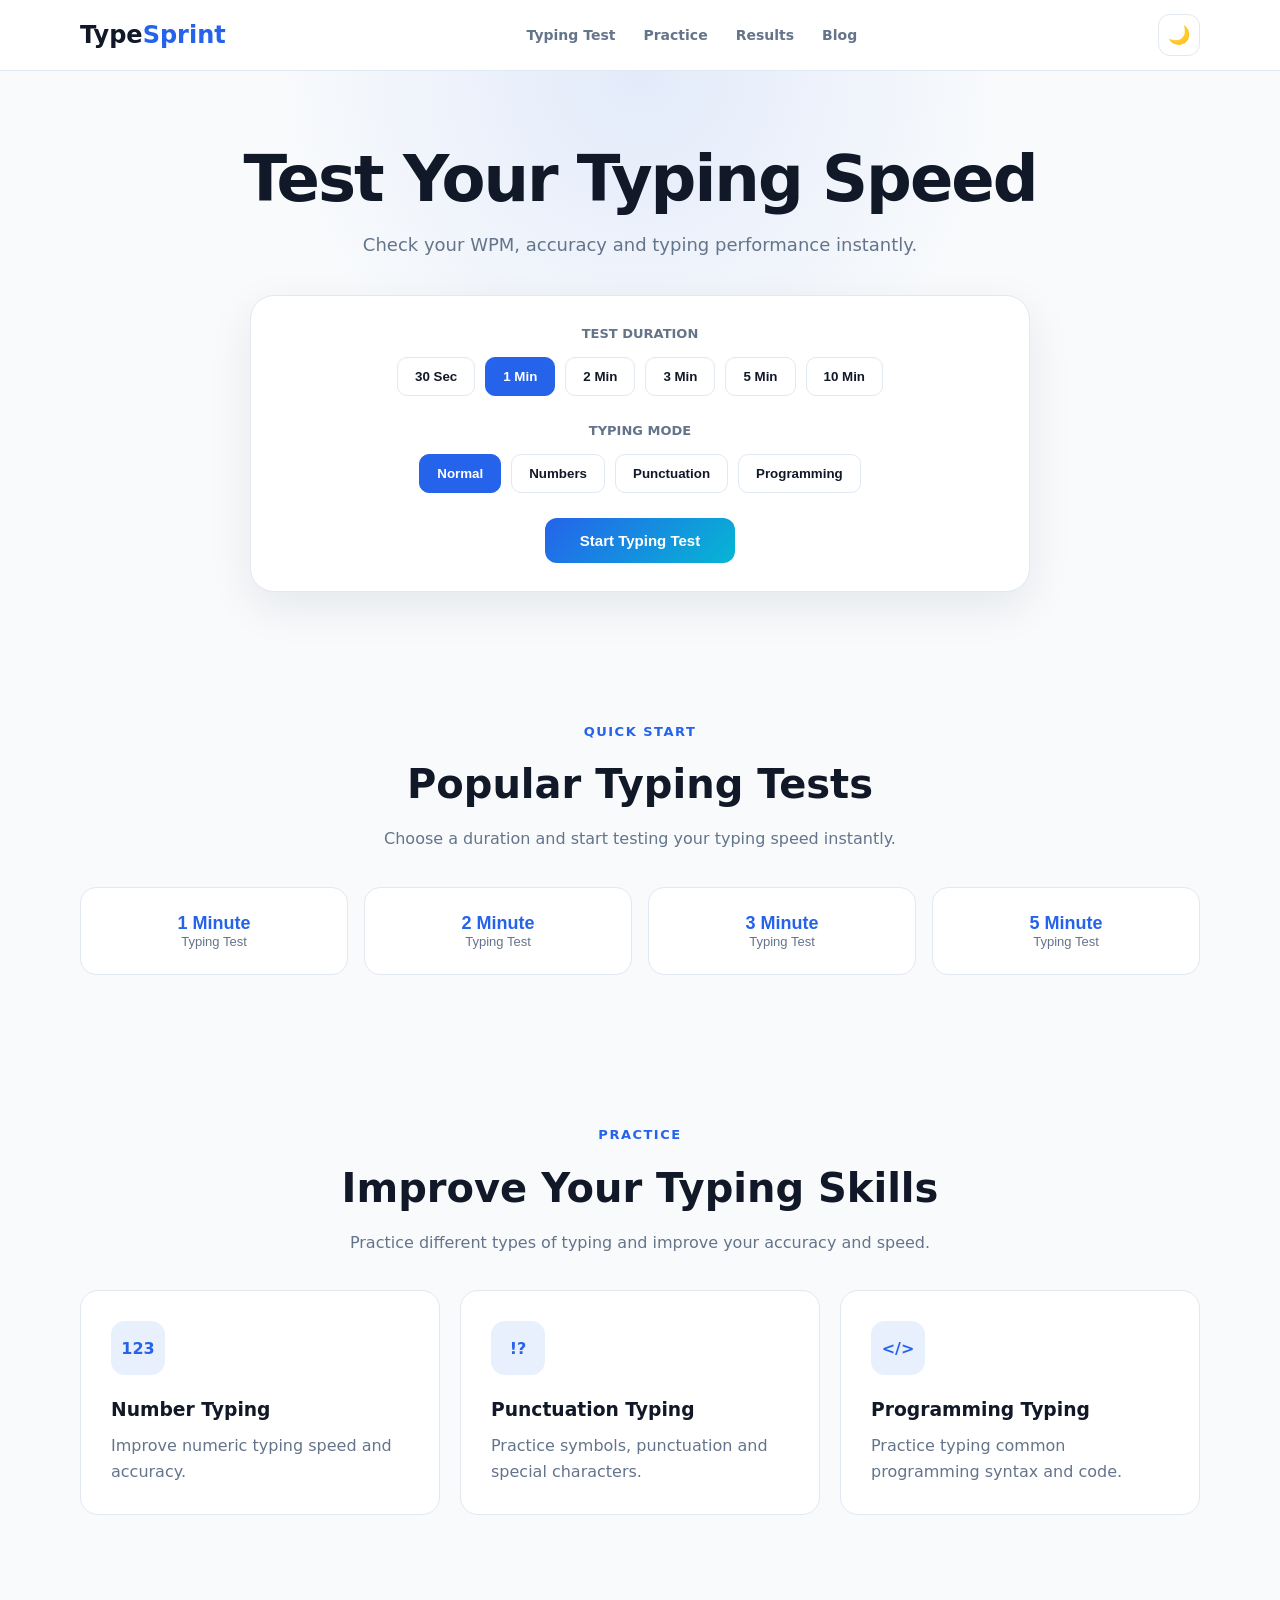
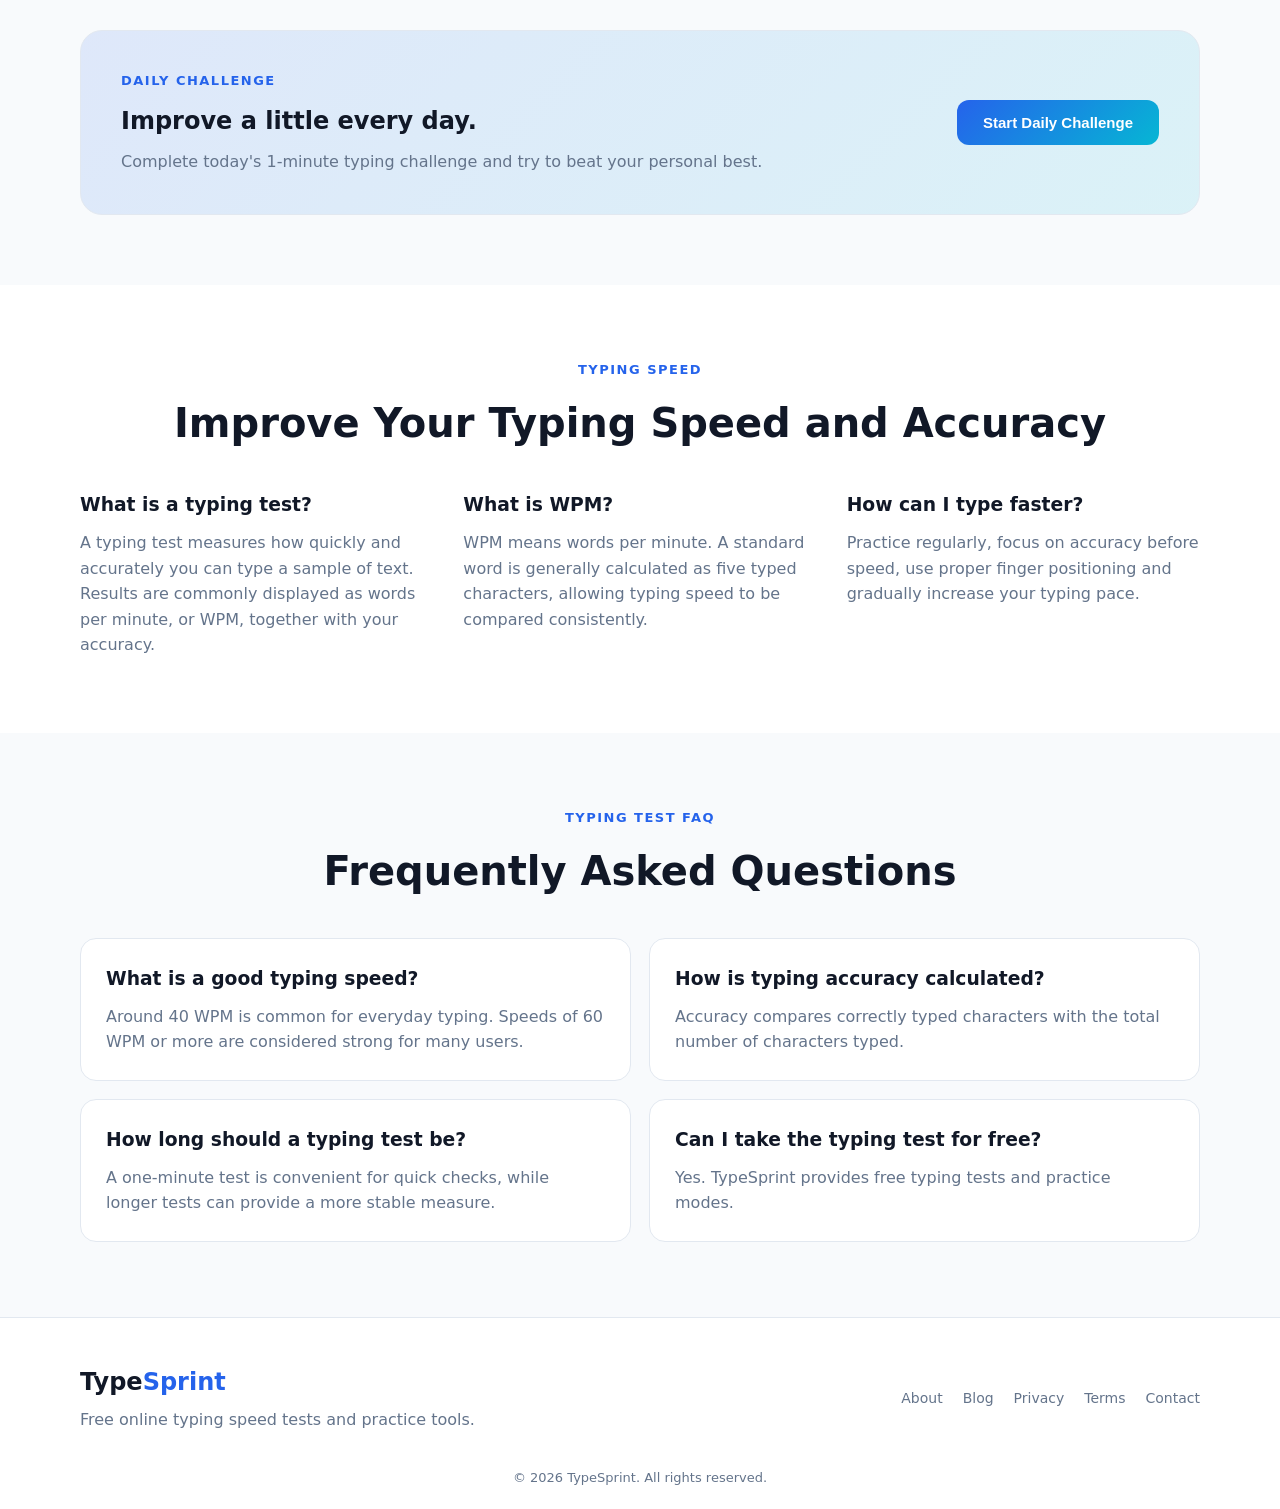
<file: index.html>
<!DOCTYPE html>
<html lang="en">
<head>
    <meta charset="UTF-8">
    <meta name="viewport" content="width=device-width, initial-scale=1.0">

    <title>Free Typing Speed Test - Check WPM & Accuracy | TypeSprint</title>

    <meta
        name="description"
        content="Take a free online typing speed test with TypeSprint. Check your WPM, accuracy and typing performance with 30-second, 1-minute, 2-minute, 3-minute, 5-minute and 10-minute typing tests."
    >

    <meta name="robots" content="index, follow">

    <link
        rel="canonical"
        href="https://typesprint-eao.pages.dev/"
    >

    <link rel="stylesheet" href="styles.css">
    <script async src="https://pagead2.googlesyndication.com/pagead/js/adsbygoogle.js?client=ca-pub-9395541605127084"
     crossorigin="anonymous"></script>
</head>

<body>

<header class="site-header">
    <div class="container nav-container">

        <a href="index.html" class="logo">
            Type<span>Sprint</span>
        </a>

        <nav>
            <a href="index.html">Typing Test</a>
            <a href="#practice">Practice</a>
            <a href="#results">Results</a>
            <a href="blog.html">Blog</a>
        </nav>

        <button id="themeToggle" class="theme-button">
            🌙
        </button>

    </div>
</header>


<main>

<section class="hero">

    <div class="container">

        <h1>
            Test Your Typing Speed
        </h1>

        <p class="hero-subtitle">
            Check your WPM, accuracy and typing performance instantly.
        </p>


        <div class="test-card">

            <div class="selection-group">

                <p class="selection-title">
                    Test Duration
                </p>

                <div class="option-buttons" id="durationButtons">

                    <button data-time="30">
                        30 Sec
                    </button>

                    <button
                        data-time="60"
                        class="active"
                    >
                        1 Min
                    </button>

                    <button data-time="120">
                        2 Min
                    </button>

                    <button data-time="180">
                        3 Min
                    </button>

                    <button data-time="300">
                        5 Min
                    </button>

                    <button data-time="600">
                        10 Min
                    </button>

                </div>

            </div>


            <div class="selection-group">

                <p class="selection-title">
                    Typing Mode
                </p>

                <div class="option-buttons mode-buttons" id="modeButtons">

                    <button
                        data-mode="normal"
                        class="active"
                    >
                        Normal
                    </button>

                    <button data-mode="numbers">
                        Numbers
                    </button>

                    <button data-mode="punctuation">
                        Punctuation
                    </button>

                    <button data-mode="programming">
                        Programming
                    </button>

                </div>

            </div>


            <button
                id="startTest"
                class="primary-button"
            >
                Start Typing Test
            </button>

        </div>

    </div>

</section>



<section
    id="typingArea"
    class="typing-section hidden"
>

    <div class="container">

        <div class="typing-card">

            <div class="typing-stats">

                <div>
                    <span id="timer">60</span>
                    <small>Seconds</small>
                </div>

                <div>
                    <span id="liveWpm">0</span>
                    <small>WPM</small>
                </div>

                <div>
                    <span id="liveAccuracy">100%</span>
                    <small>Accuracy</small>
                </div>

            </div>


            <div
                id="textDisplay"
                class="text-display"
            ></div>


            <textarea
                id="typingInput"
                placeholder="Start typing here..."
                autocomplete="off"
                autocorrect="off"
                autocapitalize="off"
                spellcheck="false"
            ></textarea>


            <button
                id="restartTest"
                class="secondary-button"
            >
                Restart Test
            </button>

        </div>

    </div>

</section>



<section
    id="results"
    class="results-section hidden"
>

    <div class="container">

        <div class="section-heading">

            <p class="eyebrow">
                YOUR RESULTS
            </p>

            <h2>
                Typing Test Results
            </h2>

        </div>


        <div class="result-grid">

            <div class="result-card">

                <strong id="resultWpm">
                    0
                </strong>

                <span>
                    WPM
                </span>

            </div>


            <div class="result-card">

                <strong id="resultAccuracy">
                    0%
                </strong>

                <span>
                    Accuracy
                </span>

            </div>


            <div class="result-card">

                <strong id="resultErrors">
                    0
                </strong>

                <span>
                    Errors
                </span>

            </div>


            <div class="result-card">

                <strong id="personalBest">
                    0
                </strong>

                <span>
                    Personal Best
                </span>

            </div>

        </div>


        <button
            id="tryAgain"
            class="primary-button"
        >
            Try Again
        </button>

    </div>

</section>



<section class="quick-tests">

    <div class="container">

        <div class="section-heading">

            <p class="eyebrow">
                QUICK START
            </p>

            <h2>
                Popular Typing Tests
            </h2>

            <p>
                Choose a duration and start testing your typing speed instantly.
            </p>

        </div>


        <div class="quick-grid">

            <button
                class="quick-card"
                data-time="60"
            >
                <strong>1 Minute</strong>
                <span>Typing Test</span>
            </button>

            <button
                class="quick-card"
                data-time="120"
            >
                <strong>2 Minute</strong>
                <span>Typing Test</span>
            </button>

            <button
                class="quick-card"
                data-time="180"
            >
                <strong>3 Minute</strong>
                <span>Typing Test</span>
            </button>

            <button
                class="quick-card"
                data-time="300"
            >
                <strong>5 Minute</strong>
                <span>Typing Test</span>
            </button>

        </div>

    </div>

</section>



<section
    id="practice"
    class="practice-section"
>

    <div class="container">

        <div class="section-heading">

            <p class="eyebrow">
                PRACTICE
            </p>

            <h2>
                Improve Your Typing Skills
            </h2>

            <p>
                Practice different types of typing and improve your accuracy and speed.
            </p>

        </div>


        <div class="practice-grid">

            <a
                href="number-typing-test.html"
                class="practice-card"
            >
                <span class="practice-icon">
                    123
                </span>

                <h3>
                    Number Typing
                </h3>

                <p>
                    Improve numeric typing speed and accuracy.
                </p>

            </a>


            <a
                href="punctuation-typing-test.html"
                class="practice-card"
            >

                <span class="practice-icon">
                    !?
                </span>

                <h3>
                    Punctuation Typing
                </h3>

                <p>
                    Practice symbols, punctuation and special characters.
                </p>

            </a>


            <a
                href="programming-typing-test.html"
                class="practice-card"
            >

                <span class="practice-icon">
                    &lt;/&gt;
                </span>

                <h3>
                    Programming Typing
                </h3>

                <p>
                    Practice typing common programming syntax and code.
                </p>

            </a>

        </div>

    </div>

</section>



<section class="daily-section">

    <div class="container daily-card">

        <div>

            <p class="eyebrow">
                DAILY CHALLENGE
            </p>

            <h2>
                Improve a little every day.
            </h2>

            <p>
                Complete today's 1-minute typing challenge and try to beat your personal best.
            </p>

        </div>

        <button
            id="dailyChallenge"
            class="primary-button"
        >
            Start Daily Challenge
        </button>

    </div>

</section>



<section class="seo-section">

    <div class="container">

        <div class="section-heading">

            <p class="eyebrow">
                TYPING SPEED
            </p>

            <h2>
                Improve Your Typing Speed and Accuracy
            </h2>

        </div>

        <div class="content-columns">

            <div>

                <h3>
                    What is a typing test?
                </h3>

                <p>
                    A typing test measures how quickly and accurately you can type a sample of text.
                    Results are commonly displayed as words per minute, or WPM, together with your accuracy.
                </p>

            </div>

            <div>

                <h3>
                    What is WPM?
                </h3>

                <p>
                    WPM means words per minute. A standard word is generally calculated as five typed characters,
                    allowing typing speed to be compared consistently.
                </p>

            </div>

            <div>

                <h3>
                    How can I type faster?
                </h3>

                <p>
                    Practice regularly, focus on accuracy before speed, use proper finger positioning
                    and gradually increase your typing pace.
                </p>

            </div>

        </div>

    </div>

</section>



<section class="faq-section">

    <div class="container">

        <div class="section-heading">

            <p class="eyebrow">
                TYPING TEST FAQ
            </p>

            <h2>
                Frequently Asked Questions
            </h2>

        </div>


        <div class="faq-grid">

            <article>

                <h3>
                    What is a good typing speed?
                </h3>

                <p>
                    Around 40 WPM is common for everyday typing.
                    Speeds of 60 WPM or more are considered strong for many users.
                </p>

            </article>


            <article>

                <h3>
                    How is typing accuracy calculated?
                </h3>

                <p>
                    Accuracy compares correctly typed characters with the total number of characters typed.
                </p>

            </article>


            <article>

                <h3>
                    How long should a typing test be?
                </h3>

                <p>
                    A one-minute test is convenient for quick checks, while longer tests can provide a more stable measure.
                </p>

            </article>


            <article>

                <h3>
                    Can I take the typing test for free?
                </h3>

                <p>
                    Yes. TypeSprint provides free typing tests and practice modes.
                </p>

            </article>

        </div>

    </div>

</section>


</main>



<footer>

    <div class="container footer-container">

        <div>

            <a
                href="index.html"
                class="logo"
            >
                Type<span>Sprint</span>
            </a>

            <p>
                Free online typing speed tests and practice tools.
            </p>

        </div>


        <div class="footer-links">

            <a href="about.html">
                About
            </a>

            <a href="blog.html">
                Blog
            </a>

            <a href="privacy.html">
                Privacy
            </a>

            <a href="terms.html">
                Terms
            </a>

            <a href="contact.html">
                Contact
            </a>

        </div>

    </div>

    <p class="copyright">
        © 2026 TypeSprint. All rights reserved.
    </p>

</footer>


<script src="script.js"></script>

</body>
</html>
</file>
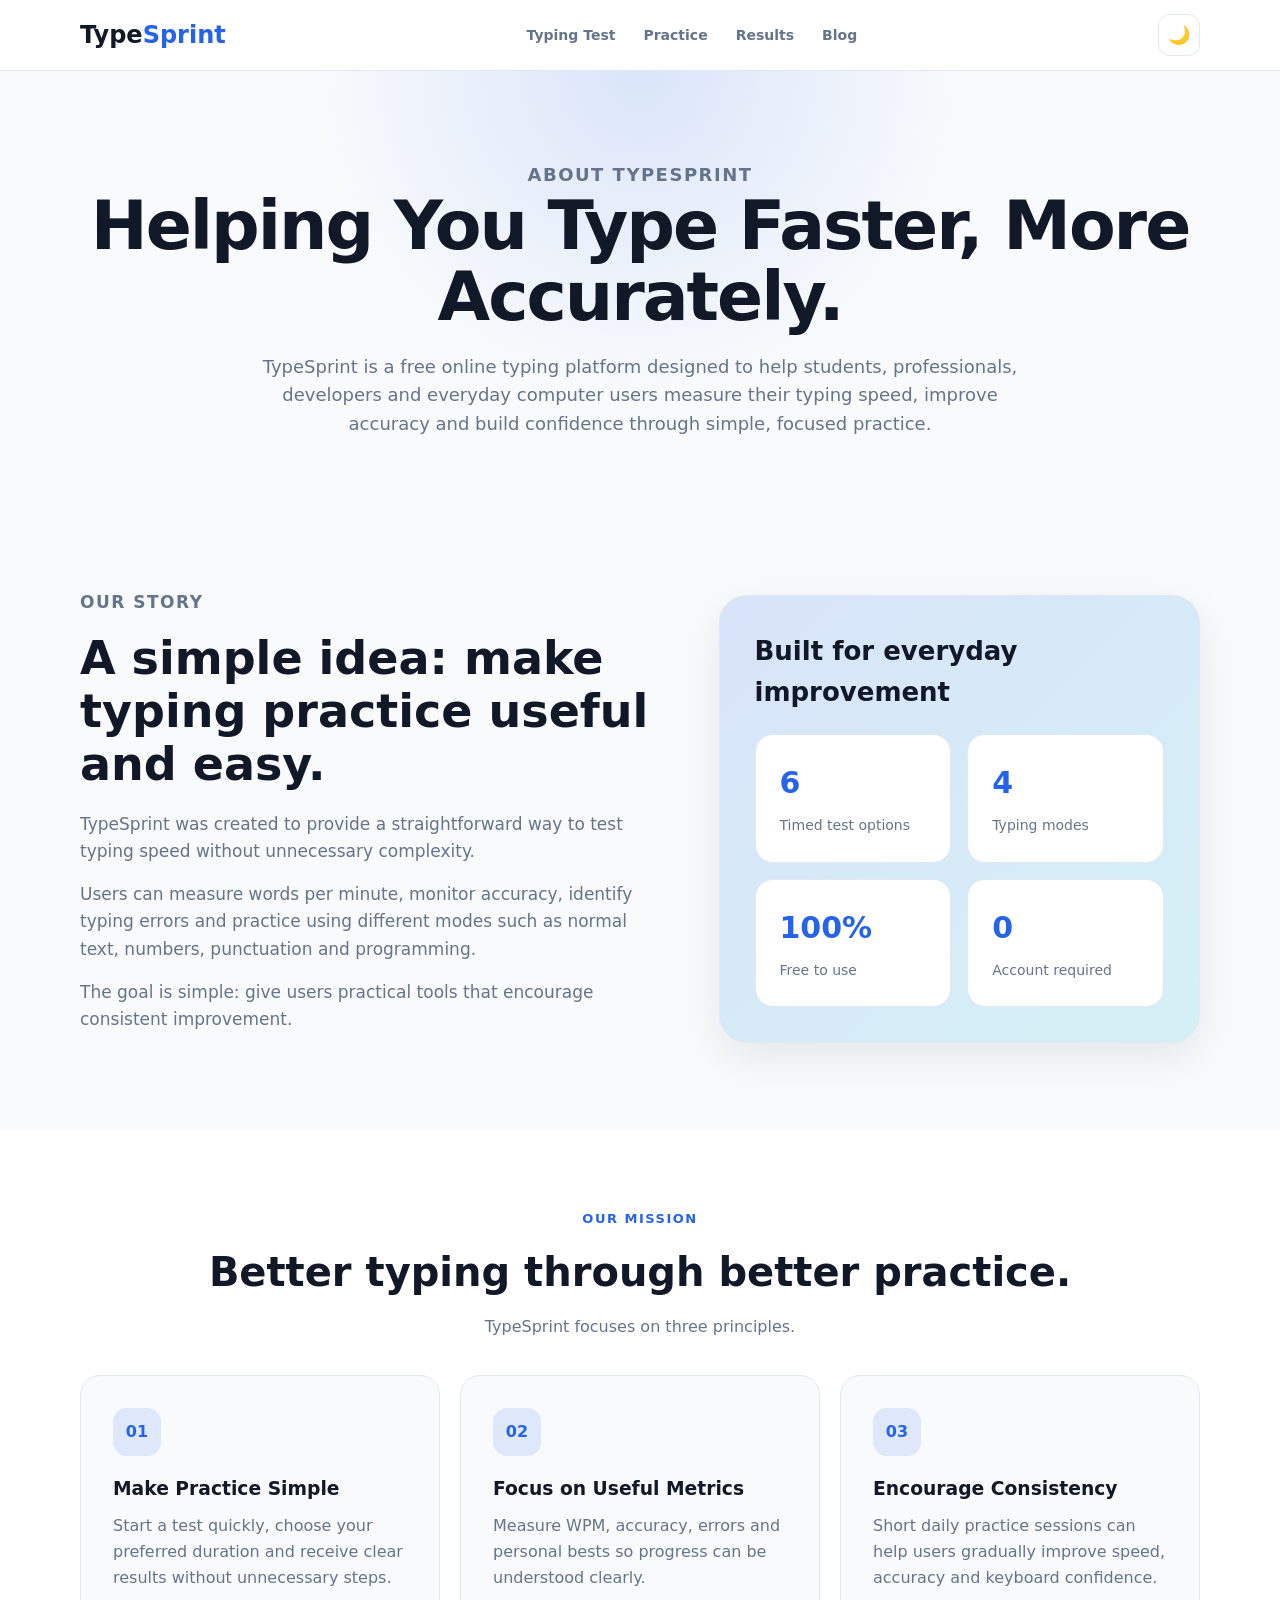
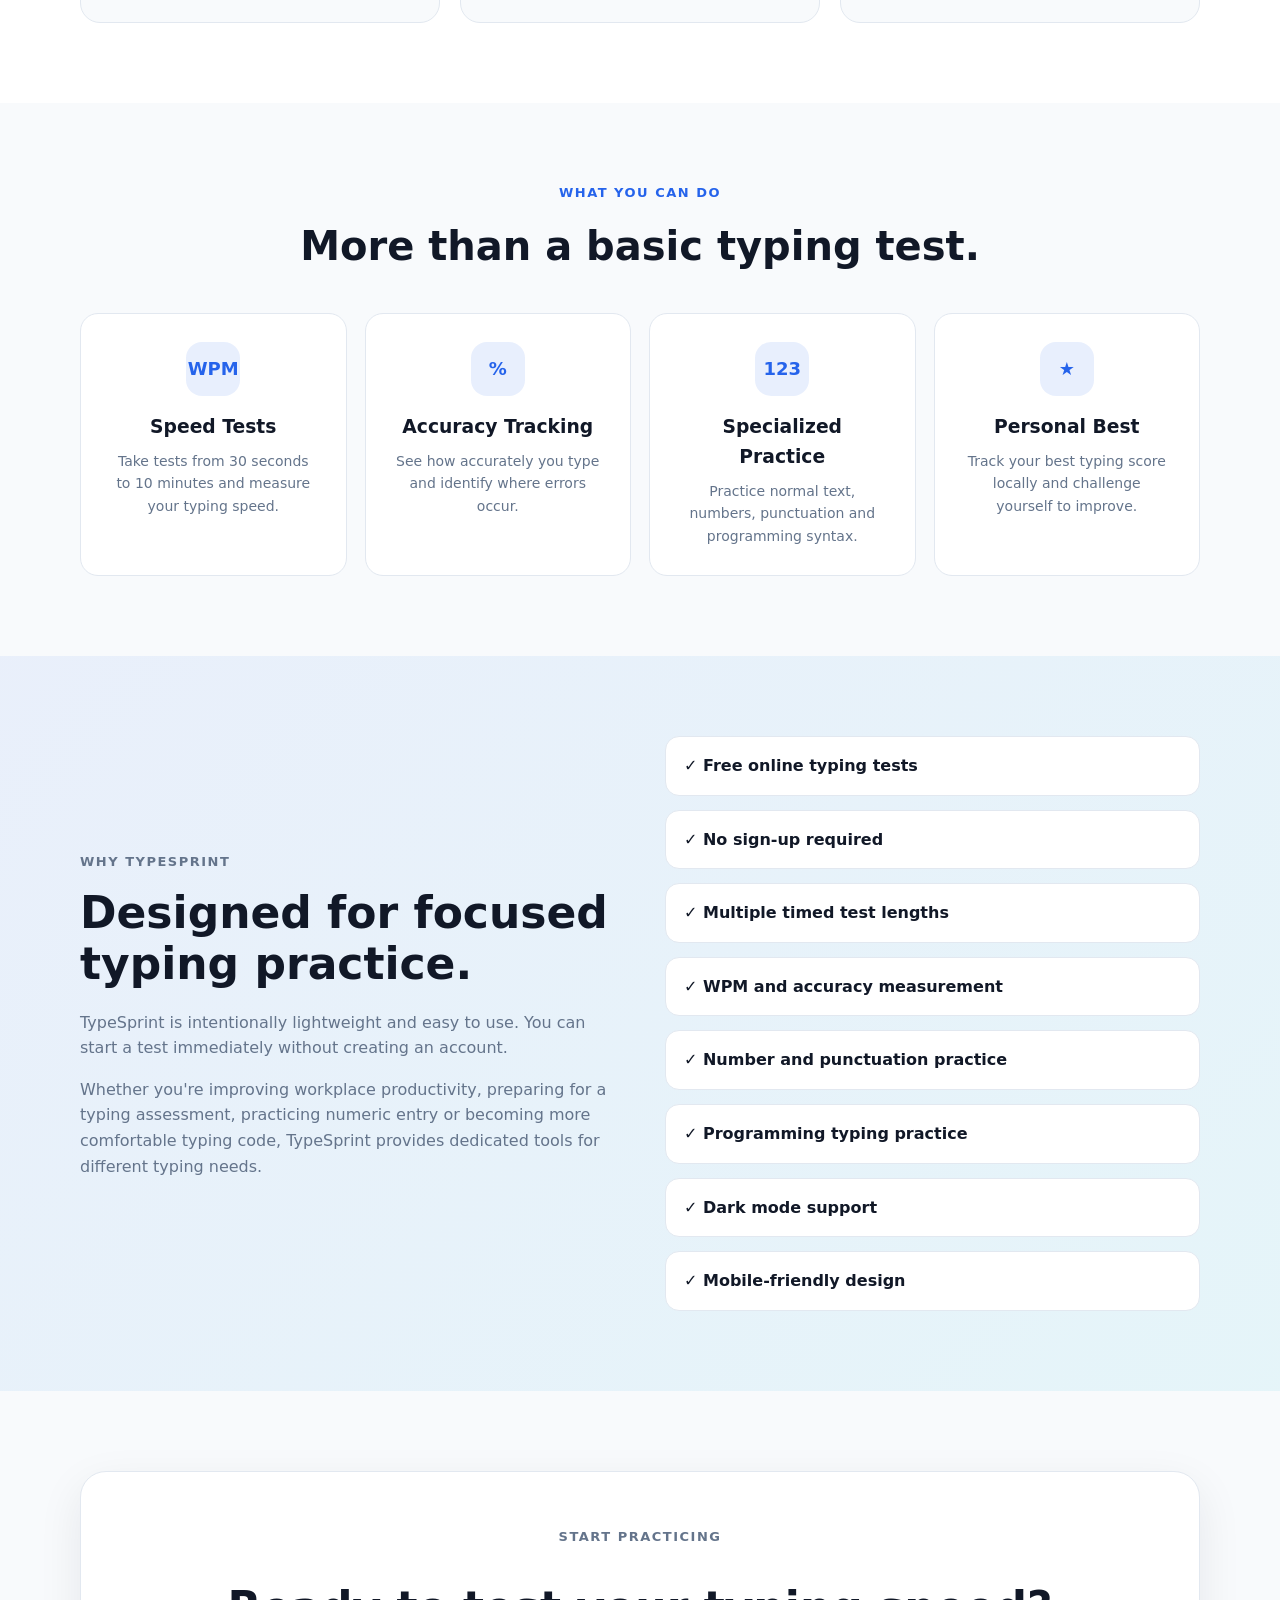
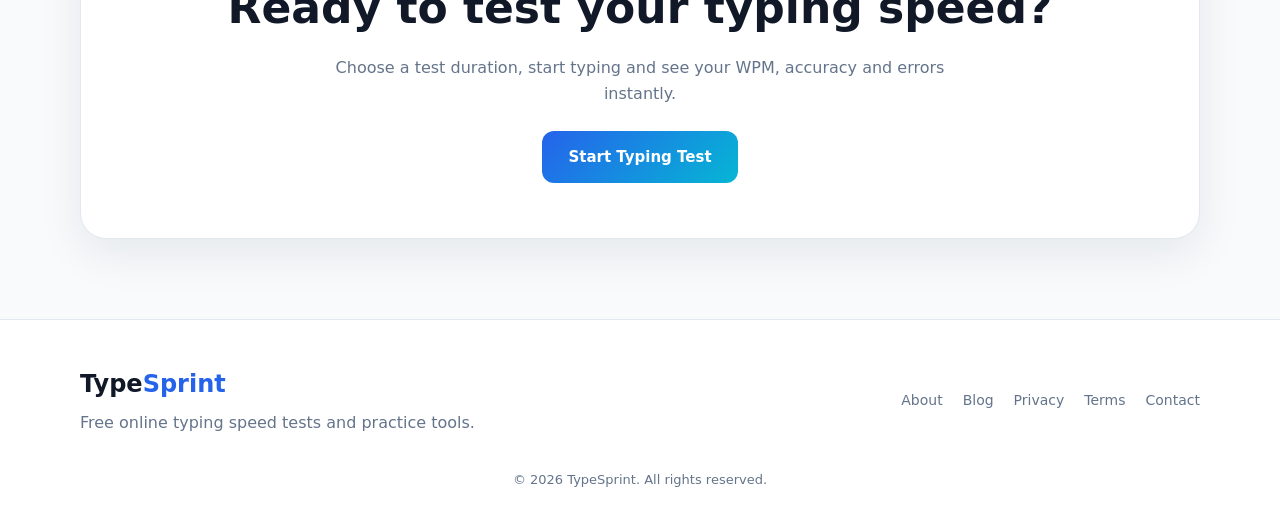
<file: about.html>
<!DOCTYPE html>
<html lang="en">
<head>
    <meta charset="UTF-8">
    <meta name="viewport" content="width=device-width, initial-scale=1.0">

    <title>About TypeSprint - Free Online Typing Test</title>

    <meta
        name="description"
        content="Learn about TypeSprint, a free online typing speed test and practice platform for improving WPM, accuracy, numbers, punctuation and programming typing."
    >

    <link rel="stylesheet" href="styles.css">

    <style>
        .about-hero {
            padding: 90px 0 70px;
            text-align: center;
            background:
                radial-gradient(
                    circle at top,
                    rgba(37, 99, 235, 0.14),
                    transparent 42%
                );
        }

        .about-hero h1 {
            font-size: clamp(42px, 7vw, 68px);
            line-height: 1.05;
            letter-spacing: -2px;
            margin-bottom: 20px;
        }

        .about-hero p {
            max-width: 760px;
            margin: 0 auto;
            color: var(--muted);
            font-size: 18px;
        }

        .about-intro {
            padding: 80px 0;
        }

        .about-intro-grid {
            display: grid;
            grid-template-columns: 1.1fr 0.9fr;
            gap: 50px;
            align-items: center;
        }

        .about-intro h2 {
            font-size: clamp(32px, 5vw, 46px);
            line-height: 1.15;
            margin-bottom: 20px;
        }

        .about-intro p {
            color: var(--muted);
            margin-bottom: 16px;
            font-size: 17px;
        }

        .about-visual {
            min-height: 340px;
            border-radius: 28px;
            padding: 35px;
            background:
                linear-gradient(
                    135deg,
                    rgba(37, 99, 235, 0.15),
                    rgba(6, 182, 212, 0.15)
                );
            border: 1px solid var(--border);
            display: flex;
            flex-direction: column;
            justify-content: center;
            box-shadow: var(--shadow);
        }

        .about-visual h3 {
            font-size: 26px;
            margin-bottom: 20px;
        }

        .about-stat-grid {
            display: grid;
            grid-template-columns: repeat(2, 1fr);
            gap: 16px;
        }

        .about-stat {
            background: var(--surface);
            border: 1px solid var(--border);
            border-radius: 18px;
            padding: 24px;
        }

        .about-stat strong {
            display: block;
            font-size: 30px;
            color: var(--primary);
            margin-bottom: 5px;
        }

        .about-stat span {
            color: var(--muted);
            font-size: 14px;
        }

        .mission-section {
            padding: 80px 0;
            background: var(--surface);
        }

        .mission-grid {
            display: grid;
            grid-template-columns: repeat(3, 1fr);
            gap: 20px;
        }

        .mission-card {
            padding: 32px;
            border: 1px solid var(--border);
            border-radius: 20px;
            background: var(--bg);
        }

        .mission-number {
            width: 48px;
            height: 48px;
            border-radius: 14px;
            display: flex;
            align-items: center;
            justify-content: center;
            background: rgba(37, 99, 235, 0.12);
            color: var(--primary);
            font-weight: 800;
            margin-bottom: 18px;
        }

        .mission-card h3 {
            margin-bottom: 10px;
        }

        .mission-card p {
            color: var(--muted);
        }

        .features-about {
            padding: 80px 0;
        }

        .features-about-grid {
            display: grid;
            grid-template-columns: repeat(4, 1fr);
            gap: 18px;
        }

        .feature-about-card {
            padding: 28px;
            border-radius: 18px;
            border: 1px solid var(--border);
            background: var(--surface);
            text-align: center;
        }

        .feature-about-icon {
            width: 54px;
            height: 54px;
            margin: 0 auto 16px;
            border-radius: 16px;
            display: flex;
            align-items: center;
            justify-content: center;
            background: rgba(37, 99, 235, 0.10);
            color: var(--primary);
            font-weight: 800;
            font-size: 18px;
        }

        .feature-about-card h3 {
            margin-bottom: 8px;
        }

        .feature-about-card p {
            color: var(--muted);
            font-size: 14px;
        }

        .why-section {
            padding: 80px 0;
            background:
                linear-gradient(
                    135deg,
                    rgba(37, 99, 235, 0.07),
                    rgba(6, 182, 212, 0.08)
                );
        }

        .why-grid {
            display: grid;
            grid-template-columns: 1fr 1fr;
            gap: 50px;
            align-items: center;
        }

        .why-grid h2 {
            font-size: clamp(32px, 5vw, 44px);
            line-height: 1.15;
            margin-bottom: 20px;
        }

        .why-grid p {
            color: var(--muted);
            margin-bottom: 16px;
        }

        .why-list {
            list-style: none;
            display: grid;
            gap: 14px;
        }

        .why-list li {
            background: var(--surface);
            border: 1px solid var(--border);
            border-radius: 14px;
            padding: 16px 18px;
            font-weight: 600;
        }

        .about-cta {
            padding: 80px 0;
        }

        .about-cta-box {
            text-align: center;
            border: 1px solid var(--border);
            border-radius: 26px;
            padding: 55px 30px;
            background: var(--surface);
            box-shadow: var(--shadow);
        }

        .about-cta-box h2 {
            font-size: clamp(30px, 5vw, 44px);
            margin-bottom: 12px;
        }

        .about-cta-box p {
            max-width: 650px;
            margin: 0 auto 25px;
            color: var(--muted);
        }

        @media (max-width: 900px) {
            .about-intro-grid,
            .why-grid {
                grid-template-columns: 1fr;
            }

            .mission-grid {
                grid-template-columns: 1fr;
            }

            .features-about-grid {
                grid-template-columns: repeat(2, 1fr);
            }
        }

        @media (max-width: 520px) {
            .features-about-grid,
            .about-stat-grid {
                grid-template-columns: 1fr;
            }

            .about-hero {
                padding: 65px 0 50px;
            }
        }
    </style>
</head>

<body>

<header class="site-header">
    <div class="container nav-container">

        <a href="index.html" class="logo">
            Type<span>Sprint</span>
        </a>

        <nav>
            <a href="index.html">Typing Test</a>
            <a href="index.html#practice">Practice</a>
            <a href="index.html#results">Results</a>
            <a href="blog.html">Blog</a>
        </nav>

        <button id="themeToggle" class="theme-button">
            🌙
        </button>

    </div>
</header>


<main>

<section class="about-hero">

    <div class="container">

        <p class="eyebrow">
            ABOUT TYPESPRINT
        </p>

        <h1>
            Helping You Type Faster,
            More Accurately.
        </h1>

        <p>
            TypeSprint is a free online typing platform designed to help
            students, professionals, developers and everyday computer users
            measure their typing speed, improve accuracy and build confidence
            through simple, focused practice.
        </p>

    </div>

</section>


<section class="about-intro">

    <div class="container about-intro-grid">

        <div>

            <p class="eyebrow">
                OUR STORY
            </p>

            <h2>
                A simple idea:
                make typing practice useful and easy.
            </h2>

            <p>
                TypeSprint was created to provide a straightforward way to test
                typing speed without unnecessary complexity.
            </p>

            <p>
                Users can measure words per minute, monitor accuracy, identify
                typing errors and practice using different modes such as normal
                text, numbers, punctuation and programming.
            </p>

            <p>
                The goal is simple: give users practical tools that encourage
                consistent improvement.
            </p>

        </div>


        <div class="about-visual">

            <h3>
                Built for everyday improvement
            </h3>

            <div class="about-stat-grid">

                <div class="about-stat">
                    <strong>6</strong>
                    <span>Timed test options</span>
                </div>

                <div class="about-stat">
                    <strong>4</strong>
                    <span>Typing modes</span>
                </div>

                <div class="about-stat">
                    <strong>100%</strong>
                    <span>Free to use</span>
                </div>

                <div class="about-stat">
                    <strong>0</strong>
                    <span>Account required</span>
                </div>

            </div>

        </div>

    </div>

</section>


<section class="mission-section">

    <div class="container">

        <div class="section-heading">

            <p class="eyebrow">
                OUR MISSION
            </p>

            <h2>
                Better typing through better practice.
            </h2>

            <p>
                TypeSprint focuses on three principles.
            </p>

        </div>


        <div class="mission-grid">

            <article class="mission-card">

                <div class="mission-number">
                    01
                </div>

                <h3>
                    Make Practice Simple
                </h3>

                <p>
                    Start a test quickly, choose your preferred duration and
                    receive clear results without unnecessary steps.
                </p>

            </article>


            <article class="mission-card">

                <div class="mission-number">
                    02
                </div>

                <h3>
                    Focus on Useful Metrics
                </h3>

                <p>
                    Measure WPM, accuracy, errors and personal bests so progress
                    can be understood clearly.
                </p>

            </article>


            <article class="mission-card">

                <div class="mission-number">
                    03
                </div>

                <h3>
                    Encourage Consistency
                </h3>

                <p>
                    Short daily practice sessions can help users gradually
                    improve speed, accuracy and keyboard confidence.
                </p>

            </article>

        </div>

    </div>

</section>


<section class="features-about">

    <div class="container">

        <div class="section-heading">

            <p class="eyebrow">
                WHAT YOU CAN DO
            </p>

            <h2>
                More than a basic typing test.
            </h2>

        </div>


        <div class="features-about-grid">

            <article class="feature-about-card">

                <div class="feature-about-icon">
                    WPM
                </div>

                <h3>
                    Speed Tests
                </h3>

                <p>
                    Take tests from 30 seconds to 10 minutes and measure your
                    typing speed.
                </p>

            </article>


            <article class="feature-about-card">

                <div class="feature-about-icon">
                    %
                </div>

                <h3>
                    Accuracy Tracking
                </h3>

                <p>
                    See how accurately you type and identify where errors occur.
                </p>

            </article>


            <article class="feature-about-card">

                <div class="feature-about-icon">
                    123
                </div>

                <h3>
                    Specialized Practice
                </h3>

                <p>
                    Practice normal text, numbers, punctuation and programming
                    syntax.
                </p>

            </article>


            <article class="feature-about-card">

                <div class="feature-about-icon">
                    ★
                </div>

                <h3>
                    Personal Best
                </h3>

                <p>
                    Track your best typing score locally and challenge yourself
                    to improve.
                </p>

            </article>

        </div>

    </div>

</section>


<section class="why-section">

    <div class="container why-grid">

        <div>

            <p class="eyebrow">
                WHY TYPESPRINT
            </p>

            <h2>
                Designed for focused typing practice.
            </h2>

            <p>
                TypeSprint is intentionally lightweight and easy to use.
                You can start a test immediately without creating an account.
            </p>

            <p>
                Whether you're improving workplace productivity, preparing for
                a typing assessment, practicing numeric entry or becoming more
                comfortable typing code, TypeSprint provides dedicated tools
                for different typing needs.
            </p>

        </div>


        <ul class="why-list">

            <li>✓ Free online typing tests</li>

            <li>✓ No sign-up required</li>

            <li>✓ Multiple timed test lengths</li>

            <li>✓ WPM and accuracy measurement</li>

            <li>✓ Number and punctuation practice</li>

            <li>✓ Programming typing practice</li>

            <li>✓ Dark mode support</li>

            <li>✓ Mobile-friendly design</li>

        </ul>

    </div>

</section>


<section class="about-cta">

    <div class="container">

        <div class="about-cta-box">

            <p class="eyebrow">
                START PRACTICING
            </p>

            <h2>
                Ready to test your typing speed?
            </h2>

            <p>
                Choose a test duration, start typing and see your WPM,
                accuracy and errors instantly.
            </p>

            <a
                href="index.html"
                class="primary-button"
                style="
                    display:inline-block;
                    text-decoration:none;
                "
            >
                Start Typing Test
            </a>

        </div>

    </div>

</section>

</main>


<footer>

    <div class="container footer-container">

        <div>

            <a
                href="index.html"
                class="logo"
            >
                Type<span>Sprint</span>
            </a>

            <p>
                Free online typing speed tests and practice tools.
            </p>

        </div>


        <div class="footer-links">

            <a href="about.html">
                About
            </a>

            <a href="blog.html">
                Blog
            </a>

            <a href="privacy.html">
                Privacy
            </a>

            <a href="terms.html">
                Terms
            </a>

            <a href="contact.html">
                Contact
            </a>

        </div>

    </div>

    <p class="copyright">
        © 2026 TypeSprint. All rights reserved.
    </p>

</footer>


<script>
    const themeToggle =
        document.getElementById("themeToggle");

    themeToggle.addEventListener(
        "click",
        () => {

            document.body.classList.toggle("dark");

            const dark =
                document.body.classList.contains("dark");

            themeToggle.textContent =
                dark ? "☀️" : "🌙";

            localStorage.setItem(
                "typesprintTheme",
                dark ? "dark" : "light"
            );

        }
    );

    if (
        localStorage.getItem("typesprintTheme")
        === "dark"
    ) {

        document.body.classList.add("dark");

        themeToggle.textContent = "☀️";

    }
</script>

</body>
</html>
</file>
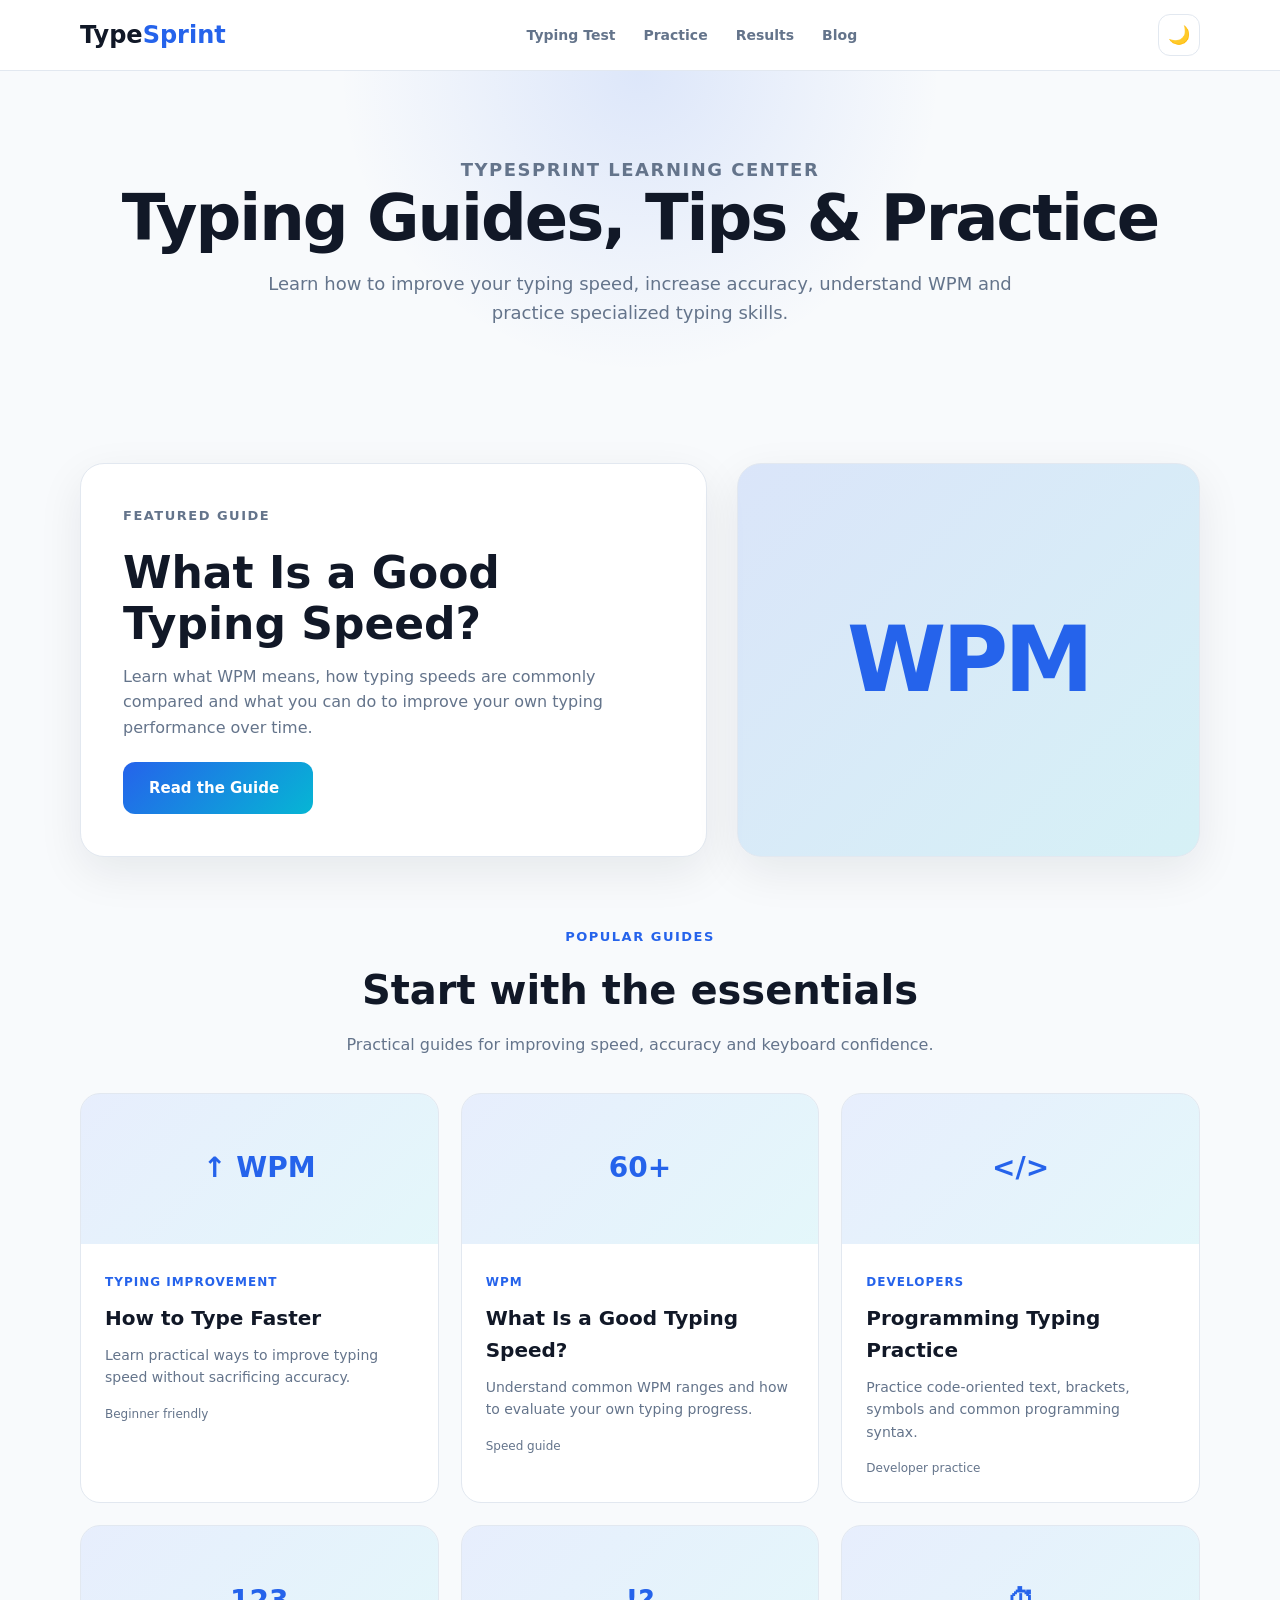
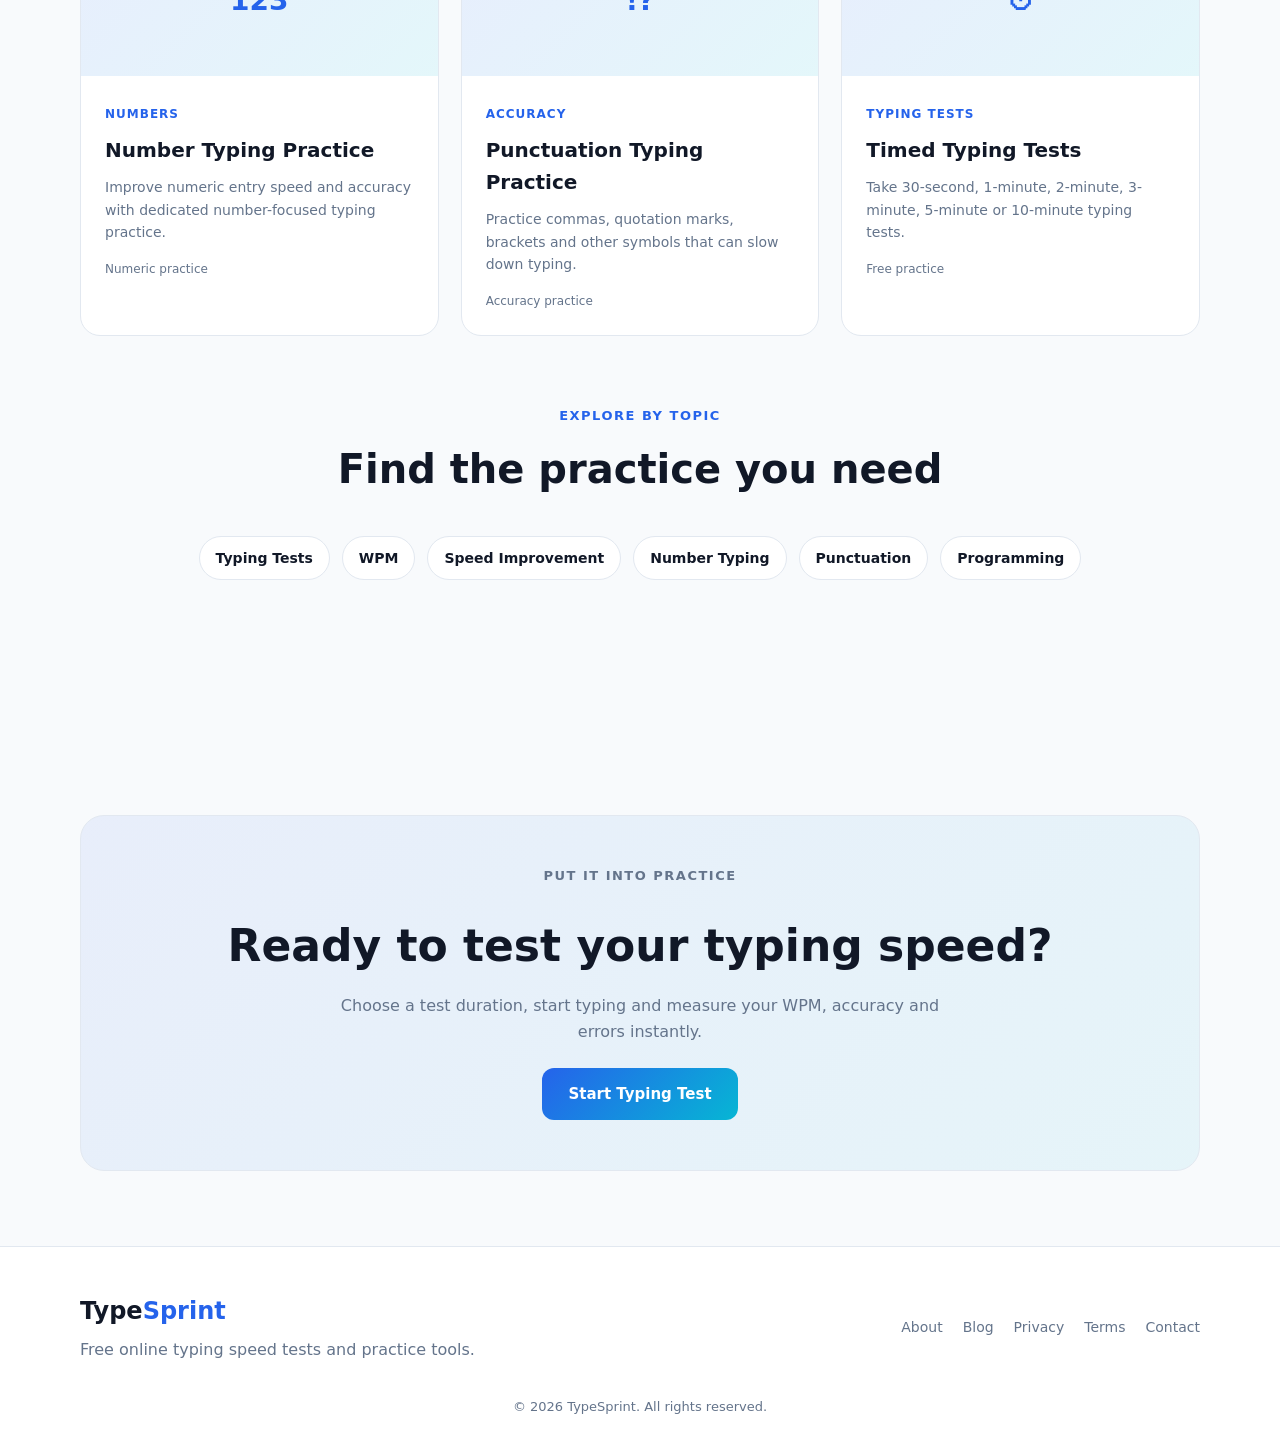
<file: blog.html>
<!DOCTYPE html>
<html lang="en">
<head>
    <meta charset="UTF-8">
    <meta name="viewport" content="width=device-width, initial-scale=1.0">

    <title>Typing Guides & Tips - TypeSprint Learning Center</title>

    <meta
        name="description"
        content="Explore TypeSprint typing guides covering typing speed, WPM, accuracy, typing practice, programming typing, number typing and ways to improve your keyboard skills."
    >

    <link rel="stylesheet" href="styles.css">

    <style>
        .blog-hero {
            padding: 85px 0 65px;
            text-align: center;

            background:
                radial-gradient(
                    circle at top,
                    rgba(37, 99, 235, 0.13),
                    transparent 42%
                );
        }

        .blog-hero h1 {
            font-size: clamp(42px, 7vw, 64px);
            line-height: 1.05;
            letter-spacing: -2px;
            margin-bottom: 18px;
        }

        .blog-hero p {
            max-width: 760px;
            margin: 0 auto;
            color: var(--muted);
            font-size: 18px;
        }

        .blog-main {
            padding: 70px 0 90px;
        }

        .featured-guide {
            display: grid;
            grid-template-columns: 1.15fr 0.85fr;
            gap: 30px;
            align-items: stretch;

            margin-bottom: 70px;
        }

        .featured-content,
        .featured-visual {
            border: 1px solid var(--border);
            border-radius: 24px;
            background: var(--surface);
            box-shadow: var(--shadow);
        }

        .featured-content {
            padding: 42px;
        }

        .featured-content h2 {
            font-size: clamp(30px, 4vw, 44px);
            line-height: 1.15;
            margin-bottom: 14px;
        }

        .featured-content p {
            color: var(--muted);
            margin-bottom: 22px;
        }

        .featured-visual {
            min-height: 320px;

            display: flex;
            align-items: center;
            justify-content: center;

            background:
                linear-gradient(
                    135deg,
                    rgba(37, 99, 235, 0.14),
                    rgba(6, 182, 212, 0.14)
                );
        }

        .featured-visual span {
            font-size: clamp(52px, 8vw, 90px);
            font-weight: 900;
            color: var(--primary);
            letter-spacing: -4px;
        }

        .blog-section {
            margin-bottom: 70px;
        }

        .blog-grid {
            display: grid;
            grid-template-columns: repeat(3, 1fr);
            gap: 22px;
        }

        .blog-card {
            display: block;

            text-decoration: none;
            color: var(--text);

            background: var(--surface);
            border: 1px solid var(--border);
            border-radius: 20px;

            overflow: hidden;

            transition:
                transform 0.2s ease,
                border-color 0.2s ease;
        }

        .blog-card:hover {
            transform: translateY(-5px);
            border-color: var(--primary);
        }

        .blog-card-top {
            min-height: 150px;

            display: flex;
            align-items: center;
            justify-content: center;

            background:
                linear-gradient(
                    135deg,
                    rgba(37, 99, 235, 0.11),
                    rgba(6, 182, 212, 0.11)
                );

            font-weight: 900;
            font-size: 28px;
            color: var(--primary);
        }

        .blog-card-body {
            padding: 24px;
        }

        .blog-category {
            display: inline-block;

            color: var(--primary);

            font-size: 12px;
            font-weight: 800;

            letter-spacing: 1px;
            text-transform: uppercase;

            margin-bottom: 10px;
        }

        .blog-card h3 {
            margin-bottom: 10px;
            font-size: 20px;
        }

        .blog-card p {
            color: var(--muted);
            font-size: 14px;
        }

        .blog-meta {
            margin-top: 16px;

            color: var(--muted);
            font-size: 12px;
        }

        .topic-row {
            display: flex;
            flex-wrap: wrap;
            gap: 12px;

            justify-content: center;

            margin-top: 25px;
        }

        .topic-chip {
            text-decoration: none;

            color: var(--text);

            background: var(--surface);

            border: 1px solid var(--border);

            border-radius: 999px;

            padding: 10px 16px;

            font-size: 14px;
            font-weight: 700;
        }

        .topic-chip:hover {
            color: var(--primary);
            border-color: var(--primary);
        }

        .blog-cta {
            padding: 75px 0;
        }

        .blog-cta-box {
            text-align: center;

            padding: 50px 30px;

            border: 1px solid var(--border);
            border-radius: 24px;

            background:
                linear-gradient(
                    135deg,
                    rgba(37, 99, 235, 0.08),
                    rgba(6, 182, 212, 0.08)
                );
        }

        .blog-cta-box h2 {
            font-size: clamp(30px, 5vw, 44px);
            margin-bottom: 12px;
        }

        .blog-cta-box p {
            max-width: 650px;
            margin: 0 auto 24px;
            color: var(--muted);
        }

        @media (max-width: 900px) {
            .featured-guide {
                grid-template-columns: 1fr;
            }

            .blog-grid {
                grid-template-columns: 1fr 1fr;
            }
        }

        @media (max-width: 600px) {
            .blog-grid {
                grid-template-columns: 1fr;
            }

            .featured-content {
                padding: 28px;
            }
        }
    </style>
</head>

<body>

<header class="site-header">

    <div class="container nav-container">

        <a href="index.html" class="logo">
            Type<span>Sprint</span>
        </a>

        <nav>
            <a href="index.html">Typing Test</a>
            <a href="index.html#practice">Practice</a>
            <a href="index.html#results">Results</a>
            <a href="blog.html">Blog</a>
        </nav>

        <button
            id="themeToggle"
            class="theme-button"
            aria-label="Toggle dark mode"
        >
            🌙
        </button>

    </div>

</header>


<main>

<section class="blog-hero">

    <div class="container">

        <p class="eyebrow">
            TYPESPRINT LEARNING CENTER
        </p>

        <h1>
            Typing Guides, Tips & Practice
        </h1>

        <p>
            Learn how to improve your typing speed, increase accuracy,
            understand WPM and practice specialized typing skills.
        </p>

    </div>

</section>


<section class="blog-main">

    <div class="container">


        <section class="featured-guide">

            <div class="featured-content">

                <p class="eyebrow">
                    FEATURED GUIDE
                </p>

                <h2>
                    What Is a Good Typing Speed?
                </h2>

                <p>
                    Learn what WPM means, how typing speeds are commonly
                    compared and what you can do to improve your own typing
                    performance over time.
                </p>

                <a
                    href="good-typing-speed.html"
                    class="primary-button"
                    style="display:inline-block;text-decoration:none;"
                >
                    Read the Guide
                </a>

            </div>


            <div class="featured-visual">
                <span>WPM</span>
            </div>

        </section>


        <section class="blog-section">

            <div class="section-heading">

                <p class="eyebrow">
                    POPULAR GUIDES
                </p>

                <h2>
                    Start with the essentials
                </h2>

                <p>
                    Practical guides for improving speed, accuracy and keyboard confidence.
                </p>

            </div>


            <div class="blog-grid">


                <a
                    href="how-to-type-faster.html"
                    class="blog-card"
                >

                    <div class="blog-card-top">
                        ↑ WPM
                    </div>

                    <div class="blog-card-body">

                        <span class="blog-category">
                            Typing Improvement
                        </span>

                        <h3>
                            How to Type Faster
                        </h3>

                        <p>
                            Learn practical ways to improve typing speed
                            without sacrificing accuracy.
                        </p>

                        <div class="blog-meta">
                            Beginner friendly
                        </div>

                    </div>

                </a>


                <a
                    href="good-typing-speed.html"
                    class="blog-card"
                >

                    <div class="blog-card-top">
                        60+
                    </div>

                    <div class="blog-card-body">

                        <span class="blog-category">
                            WPM
                        </span>

                        <h3>
                            What Is a Good Typing Speed?
                        </h3>

                        <p>
                            Understand common WPM ranges and how to evaluate
                            your own typing progress.
                        </p>

                        <div class="blog-meta">
                            Speed guide
                        </div>

                    </div>

                </a>


                <a
                    href="programming-typing-test.html"
                    class="blog-card"
                >

                    <div class="blog-card-top">
                        &lt;/&gt;
                    </div>

                    <div class="blog-card-body">

                        <span class="blog-category">
                            Developers
                        </span>

                        <h3>
                            Programming Typing Practice
                        </h3>

                        <p>
                            Practice code-oriented text, brackets, symbols
                            and common programming syntax.
                        </p>

                        <div class="blog-meta">
                            Developer practice
                        </div>

                    </div>

                </a>


                <a
                    href="number-typing-test.html"
                    class="blog-card"
                >

                    <div class="blog-card-top">
                        123
                    </div>

                    <div class="blog-card-body">

                        <span class="blog-category">
                            Numbers
                        </span>

                        <h3>
                            Number Typing Practice
                        </h3>

                        <p>
                            Improve numeric entry speed and accuracy with
                            dedicated number-focused typing practice.
                        </p>

                        <div class="blog-meta">
                            Numeric practice
                        </div>

                    </div>

                </a>


                <a
                    href="punctuation-typing-test.html"
                    class="blog-card"
                >

                    <div class="blog-card-top">
                        !?
                    </div>

                    <div class="blog-card-body">

                        <span class="blog-category">
                            Accuracy
                        </span>

                        <h3>
                            Punctuation Typing Practice
                        </h3>

                        <p>
                            Practice commas, quotation marks, brackets and
                            other symbols that can slow down typing.
                        </p>

                        <div class="blog-meta">
                            Accuracy practice
                        </div>

                    </div>

                </a>


                <a
                    href="index.html"
                    class="blog-card"
                >

                    <div class="blog-card-top">
                        ⏱
                    </div>

                    <div class="blog-card-body">

                        <span class="blog-category">
                            Typing Tests
                        </span>

                        <h3>
                            Timed Typing Tests
                        </h3>

                        <p>
                            Take 30-second, 1-minute, 2-minute, 3-minute,
                            5-minute or 10-minute typing tests.
                        </p>

                        <div class="blog-meta">
                            Free practice
                        </div>

                    </div>

                </a>


            </div>

        </section>



        <section class="blog-section">

            <div class="section-heading">

                <p class="eyebrow">
                    EXPLORE BY TOPIC
                </p>

                <h2>
                    Find the practice you need
                </h2>

            </div>


            <div class="topic-row">

                <a href="index.html" class="topic-chip">
                    Typing Tests
                </a>

                <a href="good-typing-speed.html" class="topic-chip">
                    WPM
                </a>

                <a href="how-to-type-faster.html" class="topic-chip">
                    Speed Improvement
                </a>

                <a href="number-typing-test.html" class="topic-chip">
                    Number Typing
                </a>

                <a href="punctuation-typing-test.html" class="topic-chip">
                    Punctuation
                </a>

                <a href="programming-typing-test.html" class="topic-chip">
                    Programming
                </a>

            </div>

        </section>


    </div>

</section>



<section class="blog-cta">

    <div class="container">

        <div class="blog-cta-box">

            <p class="eyebrow">
                PUT IT INTO PRACTICE
            </p>

            <h2>
                Ready to test your typing speed?
            </h2>

            <p>
                Choose a test duration, start typing and measure your
                WPM, accuracy and errors instantly.
            </p>

            <a
                href="index.html"
                class="primary-button"
                style="display:inline-block;text-decoration:none;"
            >
                Start Typing Test
            </a>

        </div>

    </div>

</section>


</main>



<footer>

    <div class="container footer-container">

        <div>

            <a href="index.html" class="logo">
                Type<span>Sprint</span>
            </a>

            <p>
                Free online typing speed tests and practice tools.
            </p>

        </div>


        <div class="footer-links">

            <a href="about.html">
                About
            </a>

            <a href="blog.html">
                Blog
            </a>

            <a href="privacy.html">
                Privacy
            </a>

            <a href="terms.html">
                Terms
            </a>

            <a href="contact.html">
                Contact
            </a>

        </div>

    </div>

    <p class="copyright">
        © 2026 TypeSprint. All rights reserved.
    </p>

</footer>



<script>
    const themeToggle =
        document.getElementById("themeToggle");

    themeToggle.addEventListener(
        "click",
        () => {

            document.body.classList.toggle("dark");

            const dark =
                document.body.classList.contains("dark");

            themeToggle.textContent =
                dark ? "☀️" : "🌙";

            localStorage.setItem(
                "typesprintTheme",
                dark ? "dark" : "light"
            );

        }
    );

    if (
        localStorage.getItem("typesprintTheme")
        === "dark"
    ) {

        document.body.classList.add("dark");

        themeToggle.textContent = "☀️";

    }
</script>


</body>
</html>
</file>
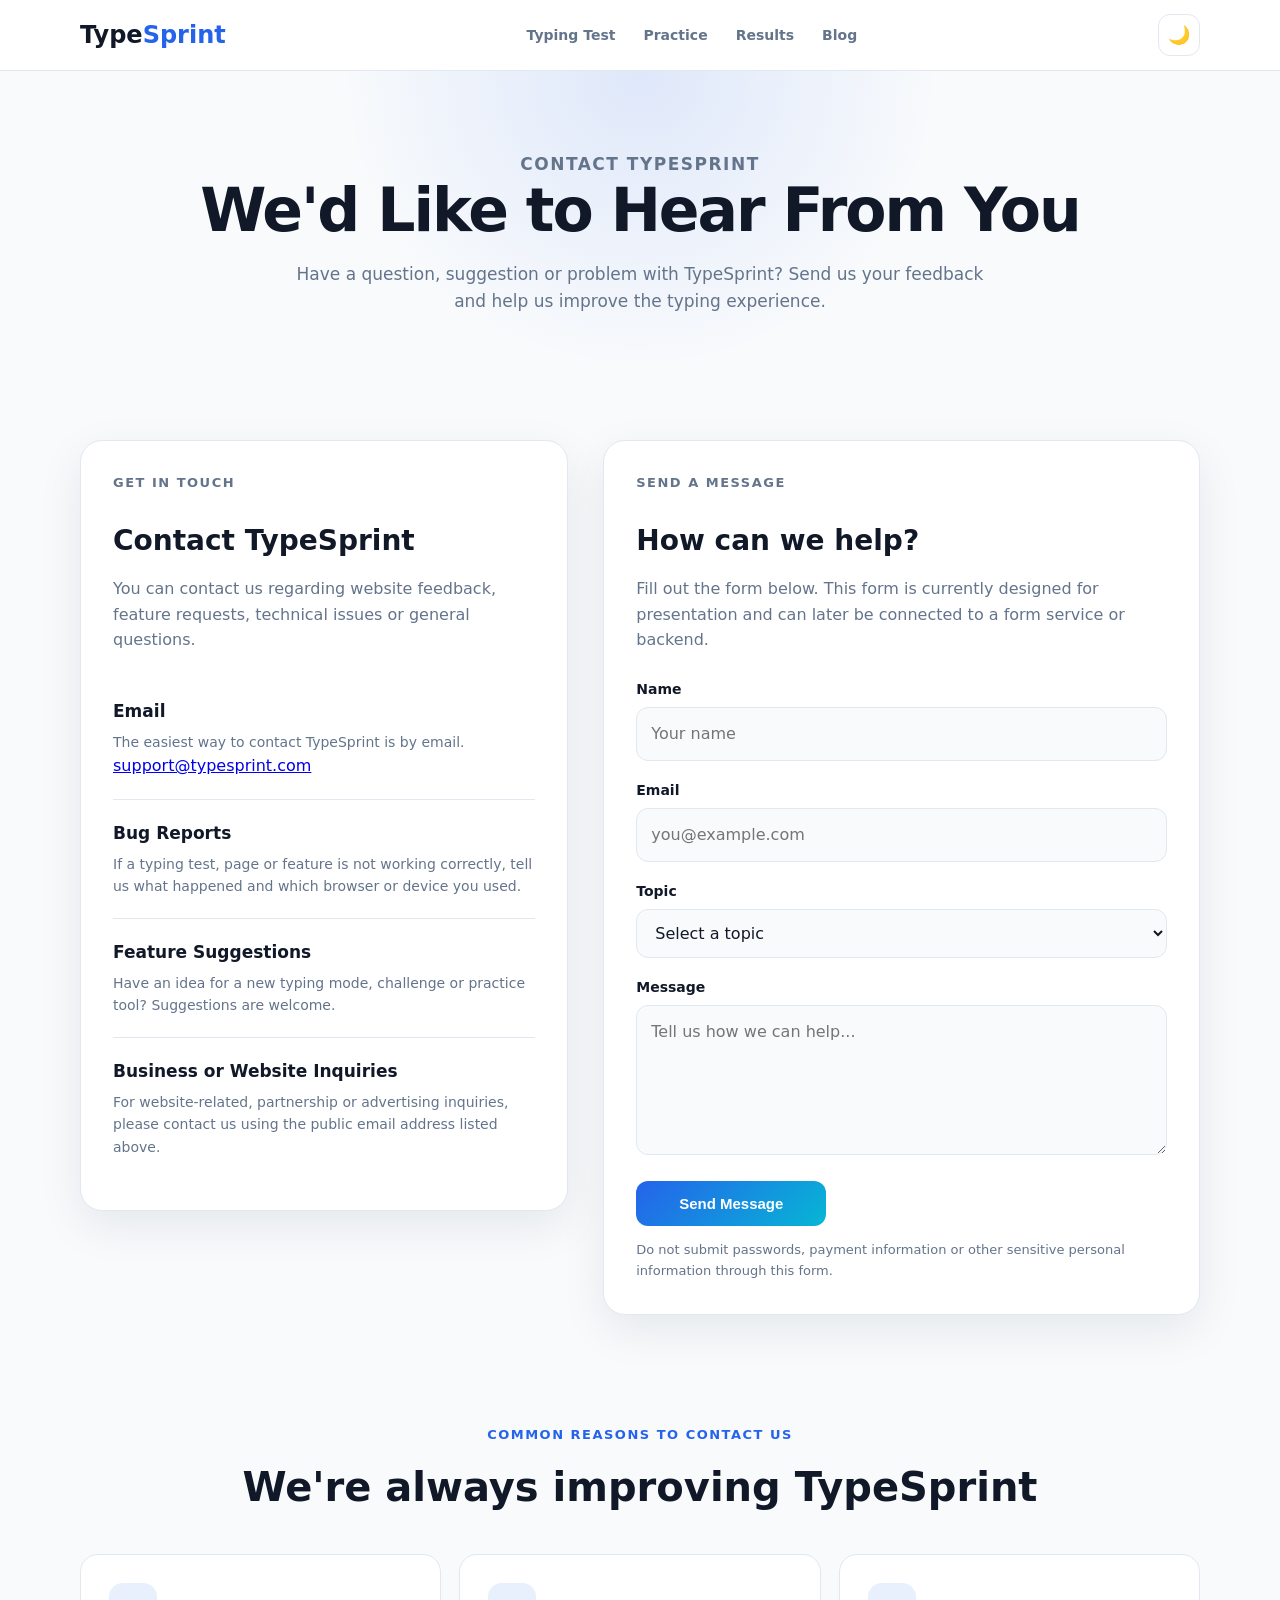
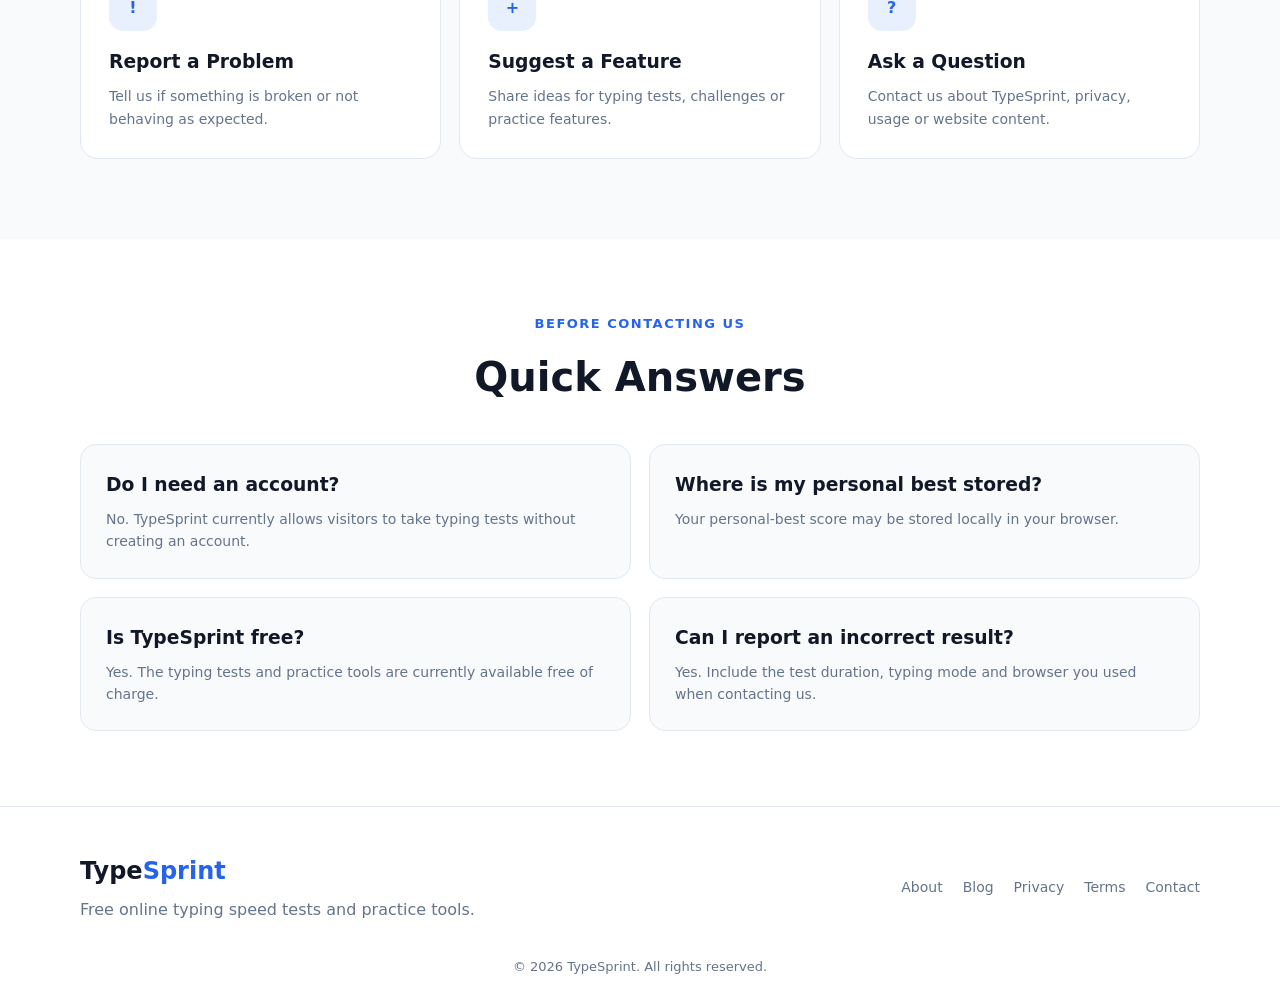
<file: contact.html>
<!DOCTYPE html>
<html lang="en">
<head>
    <meta charset="UTF-8">
    <meta name="viewport" content="width=device-width, initial-scale=1.0">

    <title>Contact TypeSprint</title>

    <meta
        name="description"
        content="Contact TypeSprint for questions, feedback, bug reports, suggestions and website-related inquiries."
    >

    <link rel="stylesheet" href="styles.css">

    <style>
        .contact-hero {
            padding: 80px 0 55px;
            text-align: center;
            background:
                radial-gradient(
                    circle at top,
                    rgba(37, 99, 235, 0.12),
                    transparent 42%
                );
        }

        .contact-hero h1 {
            font-size: clamp(40px, 6vw, 60px);
            line-height: 1.08;
            letter-spacing: -2px;
            margin-bottom: 18px;
        }

        .contact-hero p {
            max-width: 720px;
            margin: 0 auto;
            color: var(--muted);
            font-size: 17px;
        }

        .contact-main {
            padding: 70px 0 90px;
        }

        .contact-grid {
            display: grid;
            grid-template-columns: 0.9fr 1.1fr;
            gap: 35px;
            align-items: start;
        }

        .contact-info,
        .contact-form-card {
            background: var(--surface);
            border: 1px solid var(--border);
            border-radius: 22px;
            padding: 32px;
            box-shadow: var(--shadow);
        }

        .contact-info h2,
        .contact-form-card h2 {
            font-size: 28px;
            margin-bottom: 12px;
        }

        .contact-info > p,
        .contact-form-card > p {
            color: var(--muted);
            margin-bottom: 25px;
        }

        .contact-option {
            padding: 20px 0;
            border-bottom: 1px solid var(--border);
        }

        .contact-option:last-child {
            border-bottom: none;
        }

        .contact-option h3 {
            margin-bottom: 6px;
            font-size: 17px;
        }

        .contact-option p {
            color: var(--muted);
            font-size: 14px;
        }

        .contact-email {
            display: inline-block;
            margin-top: 8px;
            color: var(--primary);
            font-weight: 700;
            text-decoration: none;
        }

        .contact-email:hover {
            text-decoration: underline;
        }

        .form-group {
            margin-bottom: 18px;
        }

        .form-group label {
            display: block;
            margin-bottom: 7px;
            font-weight: 700;
            font-size: 14px;
        }

        .form-group input,
        .form-group select,
        .form-group textarea {
            width: 100%;
            padding: 13px 14px;

            border:
                1px solid
                var(--border);

            border-radius: 12px;

            background: var(--bg);
            color: var(--text);

            font: inherit;

            outline: none;
        }

        .form-group input:focus,
        .form-group select:focus,
        .form-group textarea:focus {
            border-color: var(--primary);
        }

        .form-group textarea {
            min-height: 150px;
            resize: vertical;
        }

        .form-note {
            margin-top: 14px;
            color: var(--muted);
            font-size: 13px;
        }

        .contact-topics {
            padding: 20px 0 80px;
        }

        .topic-grid {
            display: grid;
            grid-template-columns: repeat(3, 1fr);
            gap: 18px;
        }

        .topic-card {
            background: var(--surface);
            border: 1px solid var(--border);
            border-radius: 18px;
            padding: 28px;
        }

        .topic-icon {
            width: 48px;
            height: 48px;
            display: flex;
            align-items: center;
            justify-content: center;

            border-radius: 14px;

            background:
                rgba(37, 99, 235, 0.10);

            color: var(--primary);
            font-weight: 800;

            margin-bottom: 16px;
        }

        .topic-card h3 {
            margin-bottom: 8px;
        }

        .topic-card p {
            color: var(--muted);
            font-size: 14px;
        }

        .contact-faq {
            padding: 75px 0;
            background: var(--surface);
        }

        .contact-faq-grid {
            display: grid;
            grid-template-columns: repeat(2, 1fr);
            gap: 18px;
        }

        .contact-faq-card {
            padding: 25px;
            border-radius: 16px;
            background: var(--bg);
            border: 1px solid var(--border);
        }

        .contact-faq-card h3 {
            margin-bottom: 8px;
        }

        .contact-faq-card p {
            color: var(--muted);
            font-size: 14px;
        }

        @media (max-width: 850px) {
            .contact-grid {
                grid-template-columns: 1fr;
            }

            .topic-grid {
                grid-template-columns: 1fr;
            }

            .contact-faq-grid {
                grid-template-columns: 1fr;
            }
        }
    </style>
</head>

<body>

<header class="site-header">
    <div class="container nav-container">

        <a href="index.html" class="logo">
            Type<span>Sprint</span>
        </a>

        <nav>
            <a href="index.html">Typing Test</a>
            <a href="index.html#practice">Practice</a>
            <a href="index.html#results">Results</a>
            <a href="blog.html">Blog</a>
        </nav>

        <button
            id="themeToggle"
            class="theme-button"
            aria-label="Toggle dark mode"
        >
            🌙
        </button>

    </div>
</header>


<main>

<section class="contact-hero">

    <div class="container">

        <p class="eyebrow">
            CONTACT TYPESPRINT
        </p>

        <h1>
            We'd Like to Hear From You
        </h1>

        <p>
            Have a question, suggestion or problem with TypeSprint?
            Send us your feedback and help us improve the typing experience.
        </p>

    </div>

</section>


<section class="contact-main">

    <div class="container contact-grid">


        <div class="contact-info">

            <p class="eyebrow">
                GET IN TOUCH
            </p>

            <h2>
                Contact TypeSprint
            </h2>

            <p>
                You can contact us regarding website feedback,
                feature requests, technical issues or general questions.
            </p>


            <div class="contact-option">

                <h3>
                    Email
                </h3>

                <p>
                    The easiest way to contact TypeSprint is by email.
                </p>

                <a
                    href="mailto:support@typesprint.com"
                    class="support-email"
                >
                    support@typesprint.com
                </a>

            </div>


            <div class="contact-option">

                <h3>
                    Bug Reports
                </h3>

                <p>
                    If a typing test, page or feature is not working correctly,
                    tell us what happened and which browser or device you used.
                </p>

            </div>


            <div class="contact-option">

                <h3>
                    Feature Suggestions
                </h3>

                <p>
                    Have an idea for a new typing mode, challenge or practice tool?
                    Suggestions are welcome.
                </p>

            </div>


            <div class="contact-option">

                <h3>
                    Business or Website Inquiries
                </h3>

                <p>
                    For website-related, partnership or advertising inquiries,
                    please contact us using the public email address listed above.
                </p>

            </div>

        </div>



        <div class="contact-form-card">

            <p class="eyebrow">
                SEND A MESSAGE
            </p>

            <h2>
                How can we help?
            </h2>

            <p>
                Fill out the form below. This form is currently designed for
                presentation and can later be connected to a form service or backend.
            </p>


            <form id="contactForm">

                <div class="form-group">

                    <label for="name">
                        Name
                    </label>

                    <input
                        type="text"
                        id="name"
                        name="name"
                        placeholder="Your name"
                        required
                    >

                </div>


                <div class="form-group">

                    <label for="email">
                        Email
                    </label>

                    <input
                        type="email"
                        id="email"
                        name="email"
                        placeholder="you@example.com"
                        required
                    >

                </div>


                <div class="form-group">

                    <label for="topic">
                        Topic
                    </label>

                    <select
                        id="topic"
                        name="topic"
                        required
                    >

                        <option value="">
                            Select a topic
                        </option>

                        <option value="general">
                            General Question
                        </option>

                        <option value="bug">
                            Bug Report
                        </option>

                        <option value="feature">
                            Feature Suggestion
                        </option>

                        <option value="privacy">
                            Privacy Question
                        </option>

                        <option value="business">
                            Business Inquiry
                        </option>

                    </select>

                </div>


                <div class="form-group">

                    <label for="message">
                        Message
                    </label>

                    <textarea
                        id="message"
                        name="message"
                        placeholder="Tell us how we can help..."
                        required
                    ></textarea>

                </div>


                <button
                    type="submit"
                    class="primary-button"
                >
                    Send Message
                </button>


                <p class="form-note">
                    Do not submit passwords, payment information or other sensitive
                    personal information through this form.
                </p>

            </form>

        </div>

    </div>

</section>



<section class="contact-topics">

    <div class="container">

        <div class="section-heading">

            <p class="eyebrow">
                COMMON REASONS TO CONTACT US
            </p>

            <h2>
                We're always improving TypeSprint
            </h2>

        </div>


        <div class="topic-grid">

            <article class="topic-card">

                <div class="topic-icon">
                    !
                </div>

                <h3>
                    Report a Problem
                </h3>

                <p>
                    Tell us if something is broken or not behaving as expected.
                </p>

            </article>


            <article class="topic-card">

                <div class="topic-icon">
                    +
                </div>

                <h3>
                    Suggest a Feature
                </h3>

                <p>
                    Share ideas for typing tests, challenges or practice features.
                </p>

            </article>


            <article class="topic-card">

                <div class="topic-icon">
                    ?
                </div>

                <h3>
                    Ask a Question
                </h3>

                <p>
                    Contact us about TypeSprint, privacy, usage or website content.
                </p>

            </article>

        </div>

    </div>

</section>



<section class="contact-faq">

    <div class="container">

        <div class="section-heading">

            <p class="eyebrow">
                BEFORE CONTACTING US
            </p>

            <h2>
                Quick Answers
            </h2>

        </div>


        <div class="contact-faq-grid">

            <article class="contact-faq-card">

                <h3>
                    Do I need an account?
                </h3>

                <p>
                    No. TypeSprint currently allows visitors to take typing tests
                    without creating an account.
                </p>

            </article>


            <article class="contact-faq-card">

                <h3>
                    Where is my personal best stored?
                </h3>

                <p>
                    Your personal-best score may be stored locally in your browser.
                </p>

            </article>


            <article class="contact-faq-card">

                <h3>
                    Is TypeSprint free?
                </h3>

                <p>
                    Yes. The typing tests and practice tools are currently available
                    free of charge.
                </p>

            </article>


            <article class="contact-faq-card">

                <h3>
                    Can I report an incorrect result?
                </h3>

                <p>
                    Yes. Include the test duration, typing mode and browser you used
                    when contacting us.
                </p>

            </article>

        </div>

    </div>

</section>


</main>



<footer>

    <div class="container footer-container">

        <div>

            <a href="index.html" class="logo">
                Type<span>Sprint</span>
            </a>

            <p>
                Free online typing speed tests and practice tools.
            </p>

        </div>


        <div class="footer-links">

            <a href="about.html">
                About
            </a>

            <a href="blog.html">
                Blog
            </a>

            <a href="privacy.html">
                Privacy
            </a>

            <a href="terms.html">
                Terms
            </a>

            <a href="contact.html">
                Contact
            </a>

        </div>

    </div>

    <p class="copyright">
        © 2026 TypeSprint. All rights reserved.
    </p>

</footer>



<script>

    const themeToggle =
        document.getElementById("themeToggle");


    themeToggle.addEventListener(
        "click",
        () => {

            document.body.classList.toggle("dark");

            const dark =
                document.body.classList.contains("dark");

            themeToggle.textContent =
                dark ? "☀️" : "🌙";

            localStorage.setItem(
                "typesprintTheme",
                dark ? "dark" : "light"
            );

        }
    );


    if (
        localStorage.getItem("typesprintTheme")
        === "dark"
    ) {

        document.body.classList.add("dark");

        themeToggle.textContent =
            "☀️";

    }


    const contactForm =
        document.getElementById("contactForm");


    contactForm.addEventListener(
        "submit",
        event => {

            event.preventDefault();

            alert(
                "Thank you. The TypeSprint contact form will be enabled when the website's email/form service is connected."
            );

        }
    );

</script>


</body>
</html>
</file>
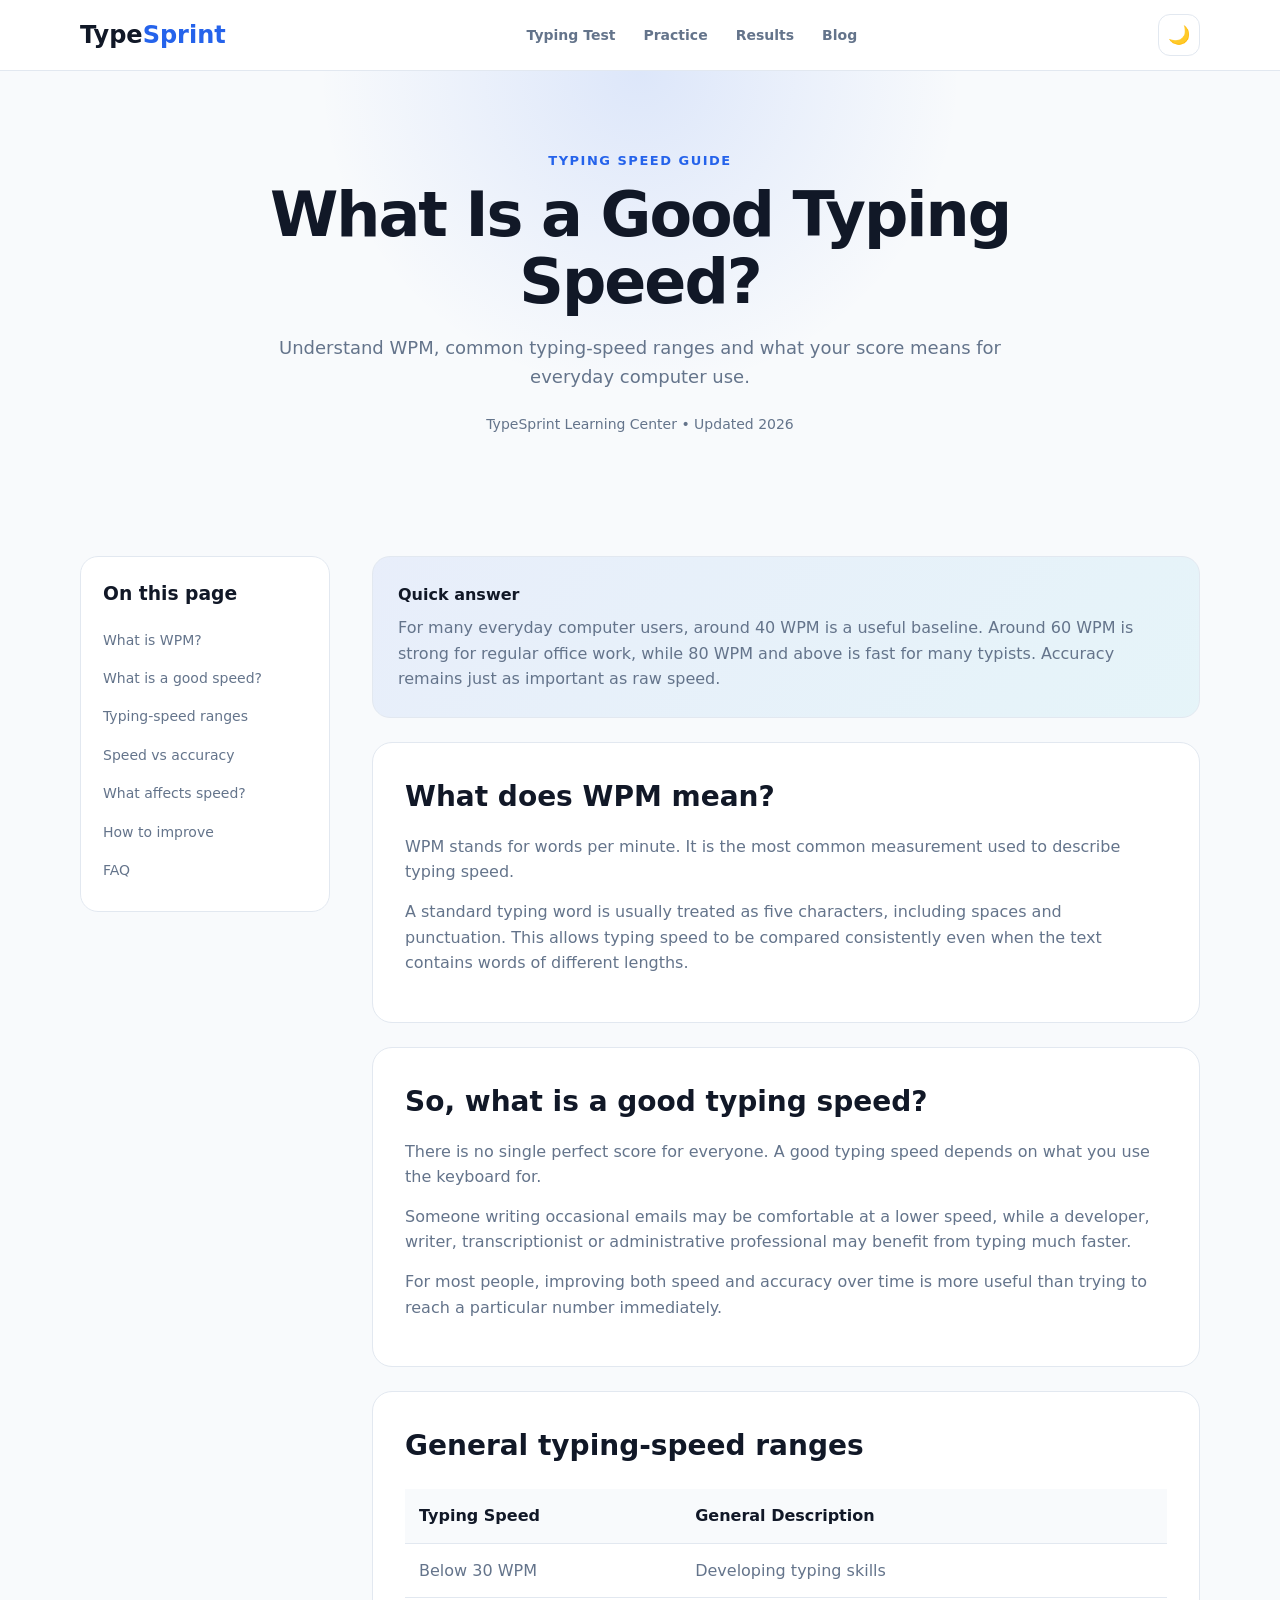
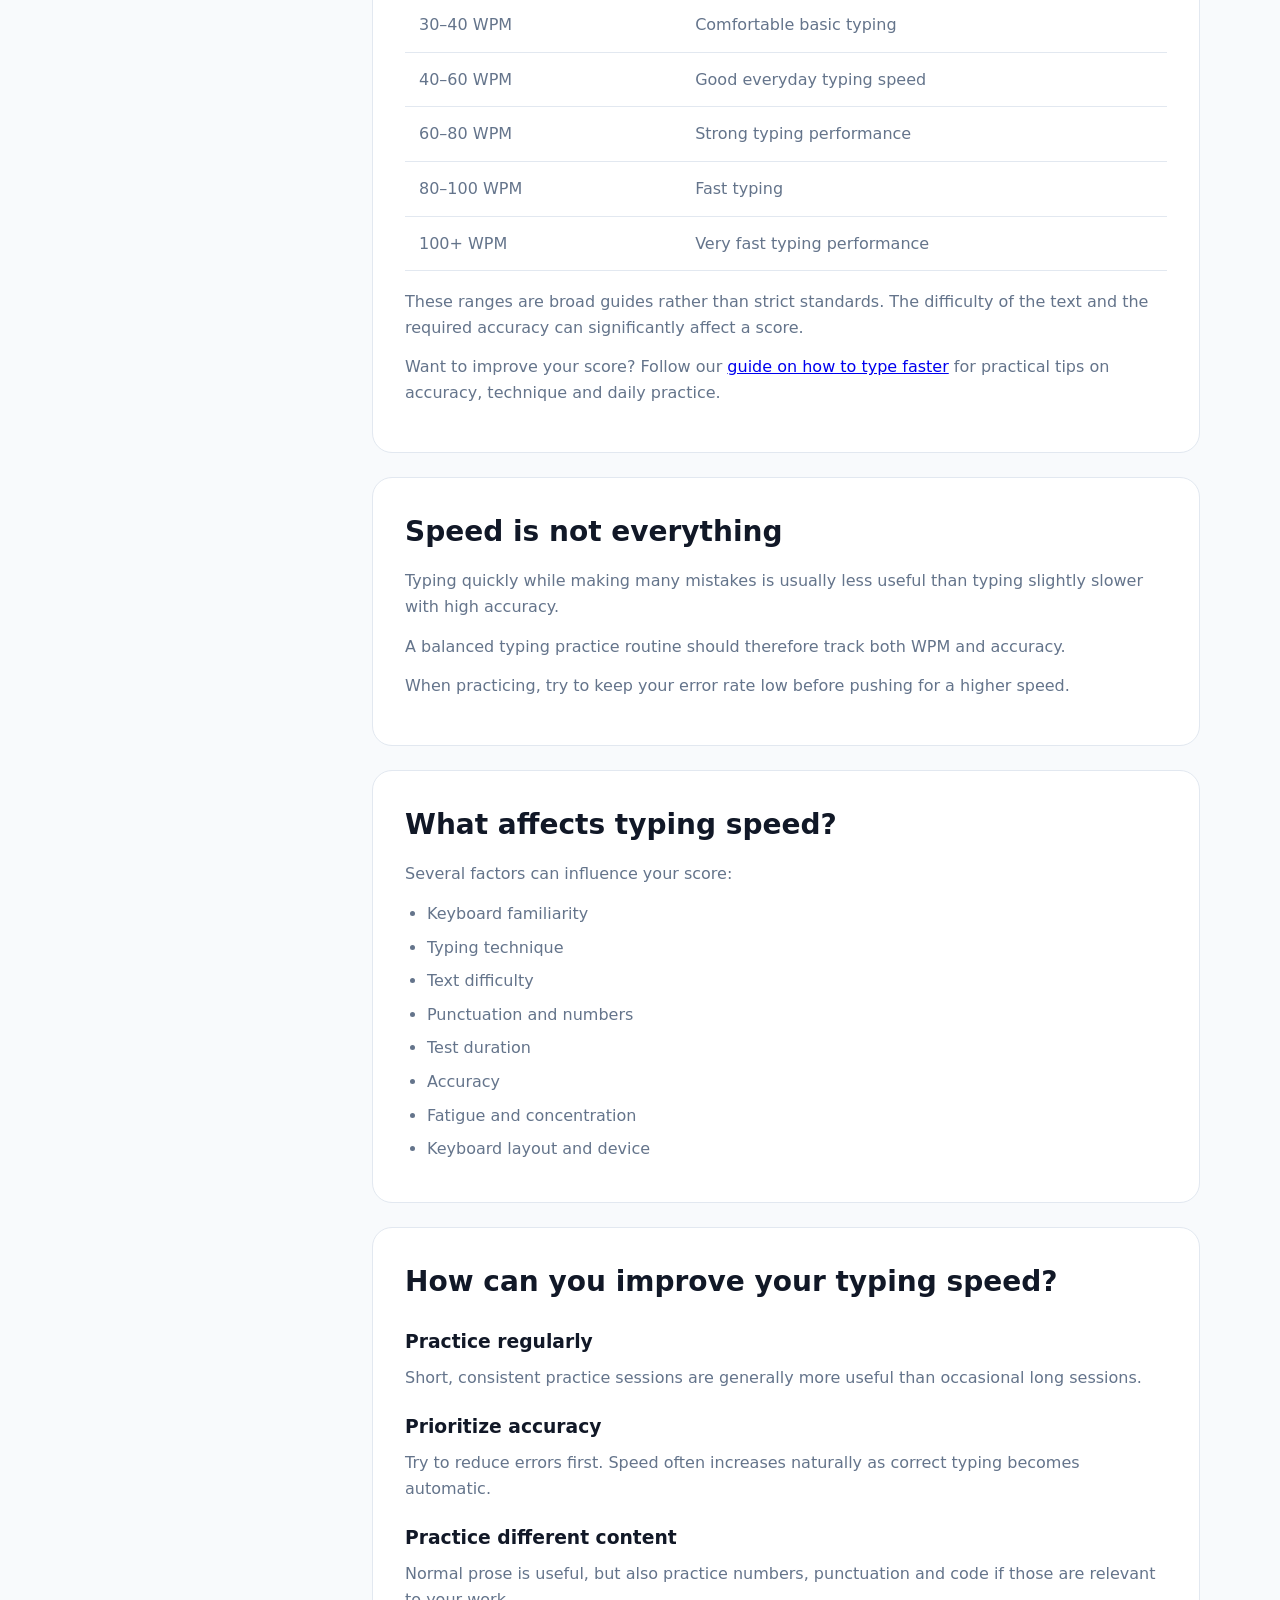
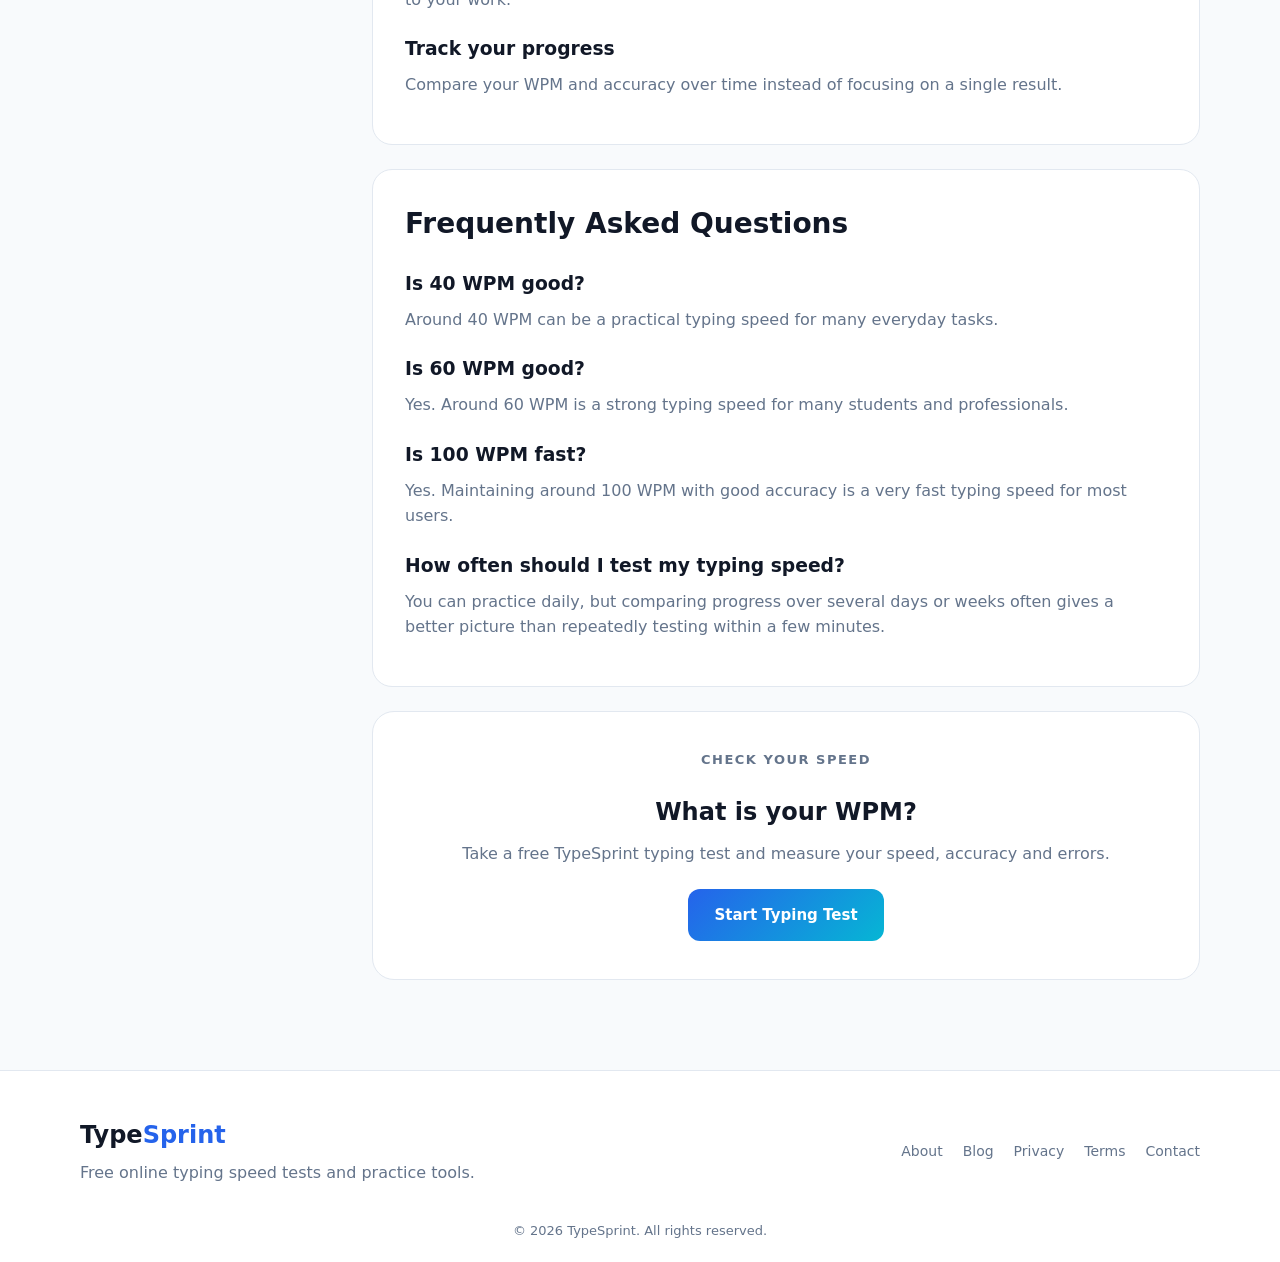
<file: good-typing-speed.html>
<!DOCTYPE html>
<html lang="en">
<head>
    <meta charset="UTF-8">
    <meta name="viewport" content="width=device-width, initial-scale=1.0">

    <title>What Is a Good Typing Speed? WPM Guide - TypeSprint</title>

    <meta
        name="description"
        content="Learn what a good typing speed is, understand WPM ranges, compare beginner and advanced typing speeds, and improve your typing performance with TypeSprint."
    >
    <meta name="robots" content="index, follow">

<link
    rel="canonical"
    href="https://typesprint-eao.pages.dev/good-typing-speed.html"
>

    <link rel="stylesheet" href="styles.css">

    <style>
        .article-hero {
            padding: 80px 0 55px;
            text-align: center;
            background:
                radial-gradient(
                    circle at top,
                    rgba(37,99,235,.13),
                    transparent 42%
                );
        }

        .article-hero h1 {
            max-width: 850px;
            margin: 0 auto 18px;
            font-size: clamp(40px, 6vw, 62px);
            line-height: 1.08;
            letter-spacing: -2px;
        }

        .article-hero > .container > p:not(.eyebrow) {
            max-width: 760px;
            margin: 0 auto;
            color: var(--muted);
            font-size: 18px;
        }

        .article-meta {
            margin-top: 22px;
            color: var(--muted);
            font-size: 14px;
        }

        .article-layout {
            padding: 65px 0 90px;
        }

        .article-grid {
            display: grid;
            grid-template-columns: 250px minmax(0, 1fr);
            gap: 42px;
            align-items: start;
        }

        .article-nav {
            position: sticky;
            top: 95px;
            background: var(--surface);
            border: 1px solid var(--border);
            border-radius: 18px;
            padding: 22px;
        }

        .article-nav h3 {
            margin-bottom: 12px;
        }

        .article-nav a {
            display: block;
            padding: 8px 0;
            color: var(--muted);
            text-decoration: none;
            font-size: 14px;
        }

        .article-nav a:hover {
            color: var(--primary);
        }

        .article-content {
            display: grid;
            gap: 24px;
        }

        .article-card {
            background: var(--surface);
            border: 1px solid var(--border);
            border-radius: 20px;
            padding: 32px;
        }

        .article-card h2 {
            font-size: 28px;
            margin-bottom: 14px;
        }

        .article-card h3 {
            margin: 22px 0 8px;
        }

        .article-card p {
            color: var(--muted);
            margin-bottom: 14px;
        }

        .article-card ul {
            color: var(--muted);
            padding-left: 22px;
        }

        .article-card li {
            margin-bottom: 8px;
        }

        .wpm-table {
            width: 100%;
            border-collapse: collapse;
            margin-top: 20px;
            overflow: hidden;
        }

        .wpm-table th,
        .wpm-table td {
            text-align: left;
            padding: 14px;
            border-bottom: 1px solid var(--border);
        }

        .wpm-table th {
            color: var(--text);
            background: var(--bg);
        }

        .wpm-table td {
            color: var(--muted);
        }

        .highlight-box {
            padding: 25px;
            border-radius: 18px;
            border: 1px solid var(--border);
            background:
                linear-gradient(
                    135deg,
                    rgba(37,99,235,.08),
                    rgba(6,182,212,.08)
                );
        }

        .highlight-box strong {
            display: block;
            margin-bottom: 8px;
            color: var(--text);
        }

        .highlight-box p {
            color: var(--muted);
        }

        .article-cta {
            text-align: center;
            padding: 38px;
            border-radius: 22px;
            border: 1px solid var(--border);
            background: var(--surface);
        }

        .article-cta h2 {
            margin-bottom: 10px;
        }

        .article-cta p {
            color: var(--muted);
            margin-bottom: 22px;
        }

        @media (max-width: 850px) {
            .article-grid {
                grid-template-columns: 1fr;
            }

            .article-nav {
                position: static;
            }
        }
    </style>
</head>

<body>

<header class="site-header">
    <div class="container nav-container">

        <a href="index.html" class="logo">
            Type<span>Sprint</span>
        </a>

        <nav>
            <a href="index.html">Typing Test</a>
            <a href="index.html#practice">Practice</a>
            <a href="index.html#results">Results</a>
            <a href="blog.html">Blog</a>
        </nav>

        <button id="themeToggle" class="theme-button">
            🌙
        </button>

    </div>
</header>


<main>

<section class="article-hero">

    <div class="container">

        <p class="eyebrow">
            TYPING SPEED GUIDE
        </p>

        <h1>
            What Is a Good Typing Speed?
        </h1>

        <p>
            Understand WPM, common typing-speed ranges and what
            your score means for everyday computer use.
        </p>

        <div class="article-meta">
            TypeSprint Learning Center • Updated 2026
        </div>

    </div>

</section>


<section class="article-layout">

    <div class="container article-grid">


        <aside class="article-nav">

            <h3>On this page</h3>

            <a href="#wpm">What is WPM?</a>
            <a href="#good-speed">What is a good speed?</a>
            <a href="#ranges">Typing-speed ranges</a>
            <a href="#accuracy">Speed vs accuracy</a>
            <a href="#factors">What affects speed?</a>
            <a href="#improve">How to improve</a>
            <a href="#faq">FAQ</a>

        </aside>


        <article class="article-content">


            <section class="highlight-box">

                <strong>
                    Quick answer
                </strong>

                <p>
                    For many everyday computer users, around 40 WPM is a useful
                    baseline. Around 60 WPM is strong for regular office work,
                    while 80 WPM and above is fast for many typists.
                    Accuracy remains just as important as raw speed.
                </p>

            </section>


            <section class="article-card" id="wpm">

                <h2>
                    What does WPM mean?
                </h2>

                <p>
                    WPM stands for words per minute. It is the most common
                    measurement used to describe typing speed.
                </p>

                <p>
                    A standard typing word is usually treated as five characters,
                    including spaces and punctuation. This allows typing speed
                    to be compared consistently even when the text contains
                    words of different lengths.
                </p>

            </section>


            <section class="article-card" id="good-speed">

                <h2>
                    So, what is a good typing speed?
                </h2>

                <p>
                    There is no single perfect score for everyone. A good typing
                    speed depends on what you use the keyboard for.
                </p>

                <p>
                    Someone writing occasional emails may be comfortable at a
                    lower speed, while a developer, writer, transcriptionist
                    or administrative professional may benefit from typing much
                    faster.
                </p>

                <p>
                    For most people, improving both speed and accuracy over time
                    is more useful than trying to reach a particular number
                    immediately.
                </p>

            </section>


            <section class="article-card" id="ranges">

                <h2>
                    General typing-speed ranges
                </h2>

                <table class="wpm-table">

                    <thead>
                        <tr>
                            <th>Typing Speed</th>
                            <th>General Description</th>
                        </tr>
                    </thead>

                    <tbody>
                        <tr>
                            <td>Below 30 WPM</td>
                            <td>Developing typing skills</td>
                        </tr>

                        <tr>
                            <td>30–40 WPM</td>
                            <td>Comfortable basic typing</td>
                        </tr>

                        <tr>
                            <td>40–60 WPM</td>
                            <td>Good everyday typing speed</td>
                        </tr>

                        <tr>
                            <td>60–80 WPM</td>
                            <td>Strong typing performance</td>
                        </tr>

                        <tr>
                            <td>80–100 WPM</td>
                            <td>Fast typing</td>
                        </tr>

                        <tr>
                            <td>100+ WPM</td>
                            <td>Very fast typing performance</td>
                        </tr>
                    </tbody>

                </table>

                <p style="margin-top:18px;">
                    These ranges are broad guides rather than strict standards.
                    The difficulty of the text and the required accuracy can
                    significantly affect a score.
                </p>
                <p>
    Want to improve your score?
    Follow our
    <a href="how-to-type-faster.html">guide on how to type faster</a>
    for practical tips on accuracy, technique and daily practice.
</p>

            </section>


            <section class="article-card" id="accuracy">

                <h2>
                    Speed is not everything
                </h2>

                <p>
                    Typing quickly while making many mistakes is usually less
                    useful than typing slightly slower with high accuracy.
                </p>

                <p>
                    A balanced typing practice routine should therefore track
                    both WPM and accuracy.
                </p>

                <p>
                    When practicing, try to keep your error rate low before
                    pushing for a higher speed.
                </p>

            </section>


            <section class="article-card" id="factors">

                <h2>
                    What affects typing speed?
                </h2>

                <p>
                    Several factors can influence your score:
                </p>

                <ul>
                    <li>Keyboard familiarity</li>
                    <li>Typing technique</li>
                    <li>Text difficulty</li>
                    <li>Punctuation and numbers</li>
                    <li>Test duration</li>
                    <li>Accuracy</li>
                    <li>Fatigue and concentration</li>
                    <li>Keyboard layout and device</li>
                </ul>

            </section>


            <section class="article-card" id="improve">

                <h2>
                    How can you improve your typing speed?
                </h2>

                <h3>
                    Practice regularly
                </h3>

                <p>
                    Short, consistent practice sessions are generally more useful
                    than occasional long sessions.
                </p>

                <h3>
                    Prioritize accuracy
                </h3>

                <p>
                    Try to reduce errors first. Speed often increases naturally
                    as correct typing becomes automatic.
                </p>

                <h3>
                    Practice different content
                </h3>

                <p>
                    Normal prose is useful, but also practice numbers,
                    punctuation and code if those are relevant to your work.
                </p>

                <h3>
                    Track your progress
                </h3>

                <p>
                    Compare your WPM and accuracy over time instead of focusing
                    on a single result.
                </p>

            </section>


            <section class="article-card" id="faq">

                <h2>
                    Frequently Asked Questions
                </h2>

                <h3>
                    Is 40 WPM good?
                </h3>

                <p>
                    Around 40 WPM can be a practical typing speed for many
                    everyday tasks.
                </p>

                <h3>
                    Is 60 WPM good?
                </h3>

                <p>
                    Yes. Around 60 WPM is a strong typing speed for many
                    students and professionals.
                </p>

                <h3>
                    Is 100 WPM fast?
                </h3>

                <p>
                    Yes. Maintaining around 100 WPM with good accuracy is a
                    very fast typing speed for most users.
                </p>

                <h3>
                    How often should I test my typing speed?
                </h3>

                <p>
                    You can practice daily, but comparing progress over several
                    days or weeks often gives a better picture than repeatedly
                    testing within a few minutes.
                </p>

            </section>


            <section class="article-cta">

                <p class="eyebrow">
                    CHECK YOUR SPEED
                </p>

                <h2>
                    What is your WPM?
                </h2>

                <p>
                    Take a free TypeSprint typing test and measure your
                    speed, accuracy and errors.
                </p>

                <a
                    href="index.html"
                    class="primary-button"
                    style="display:inline-block;text-decoration:none;"
                >
                    Start Typing Test
                </a>

            </section>


        </article>

    </div>

</section>

</main>


<footer>

    <div class="container footer-container">

        <div>
            <a href="index.html" class="logo">
                Type<span>Sprint</span>
            </a>

            <p>
                Free online typing speed tests and practice tools.
            </p>
        </div>

        <div class="footer-links">
            <a href="about.html">About</a>
            <a href="blog.html">Blog</a>
            <a href="privacy.html">Privacy</a>
            <a href="terms.html">Terms</a>
            <a href="contact.html">Contact</a>
        </div>

    </div>

    <p class="copyright">
        © 2026 TypeSprint. All rights reserved.
    </p>

</footer>


<script>
    const themeToggle = document.getElementById("themeToggle");

    themeToggle.addEventListener("click", () => {

        document.body.classList.toggle("dark");

        const dark =
            document.body.classList.contains("dark");

        themeToggle.textContent =
            dark ? "☀️" : "🌙";

        localStorage.setItem(
            "typesprintTheme",
            dark ? "dark" : "light"
        );
    });

    if (
        localStorage.getItem("typesprintTheme")
        === "dark"
    ) {
        document.body.classList.add("dark");
        themeToggle.textContent = "☀️";
    }
</script>

</body>
</html>
</file>
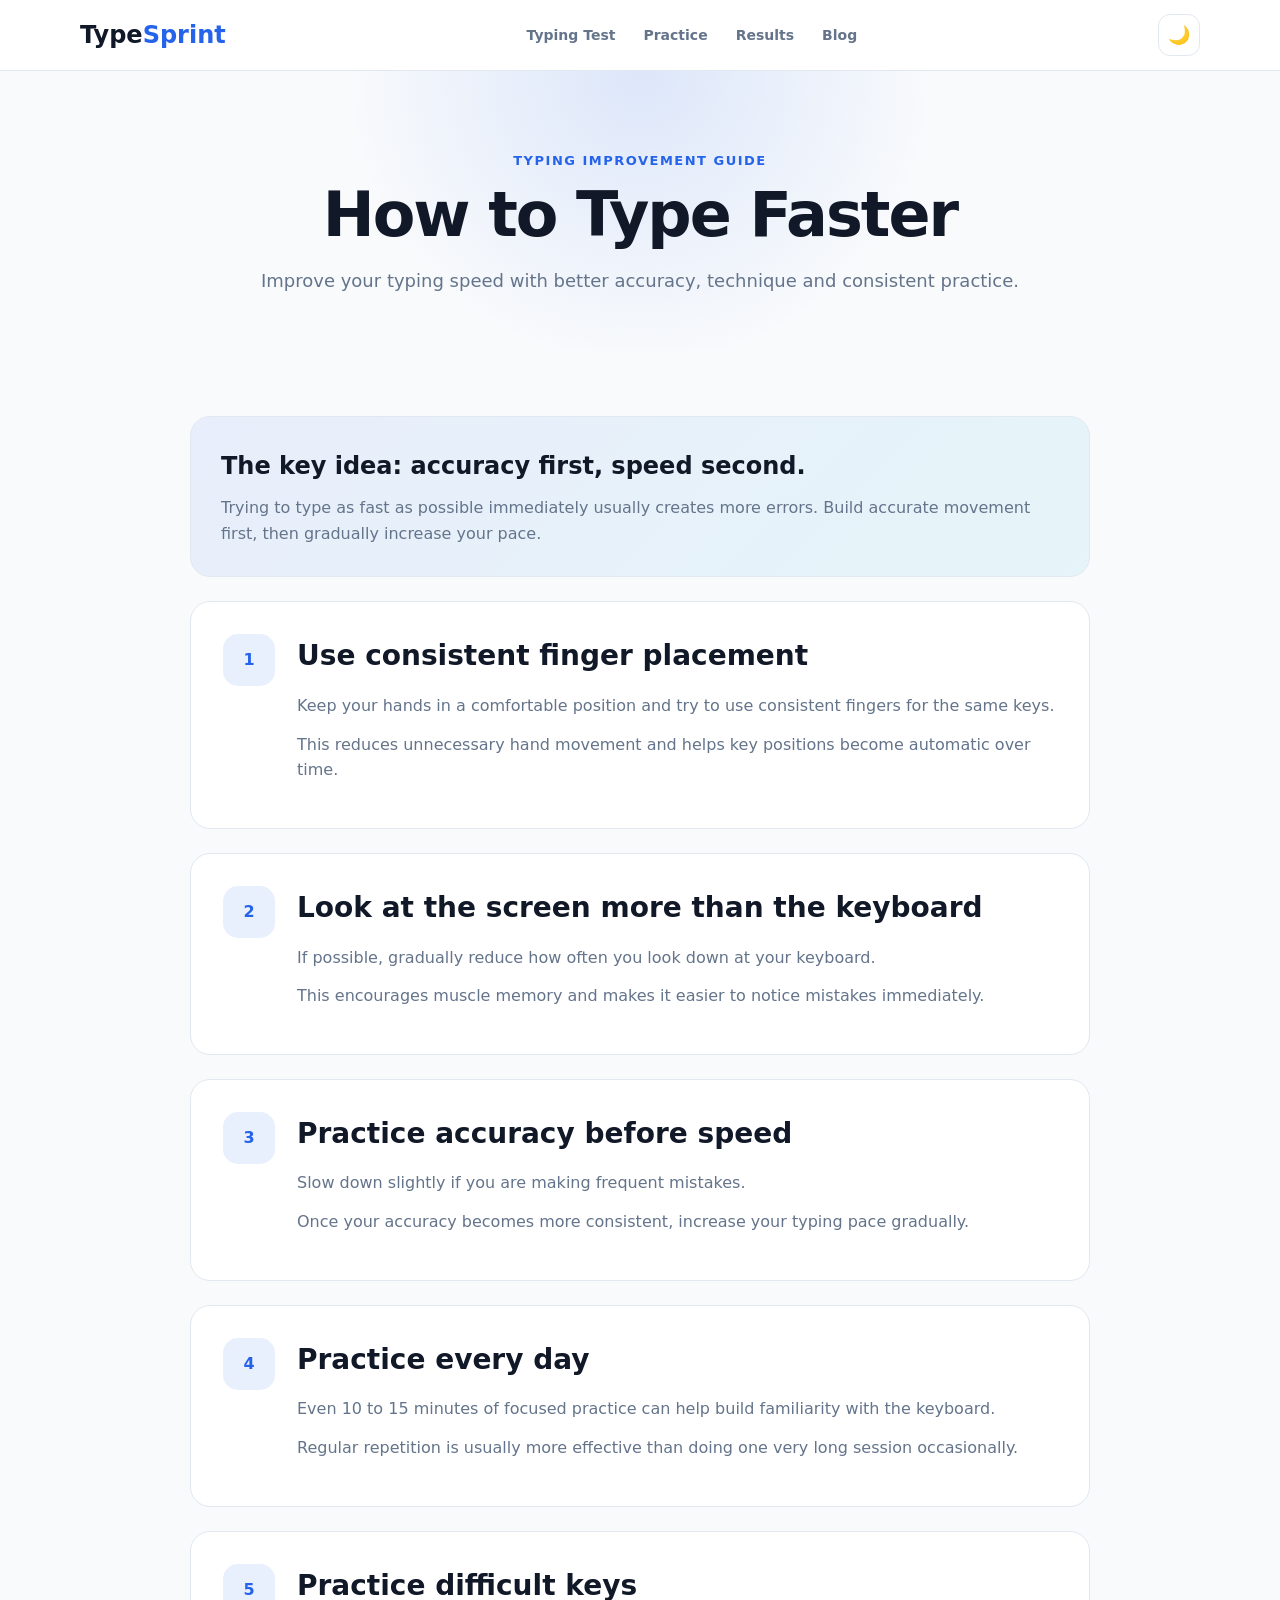
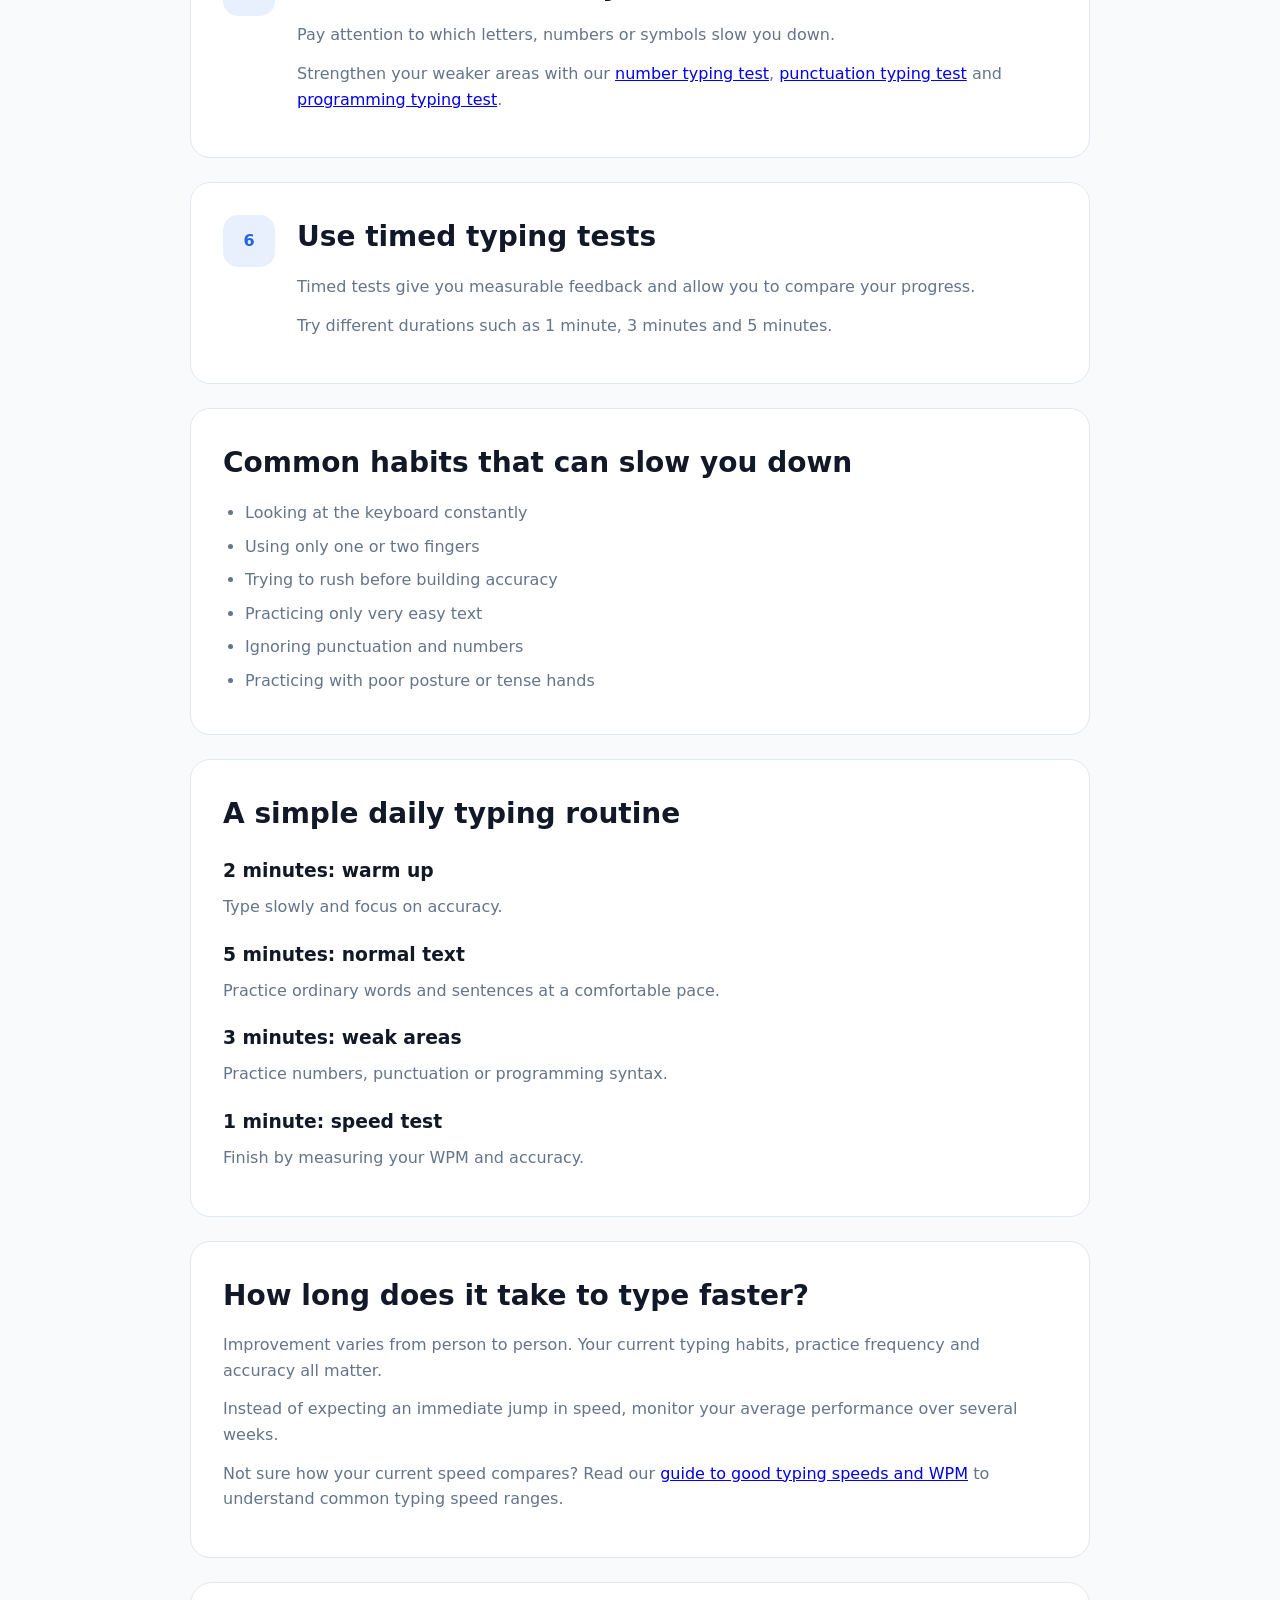
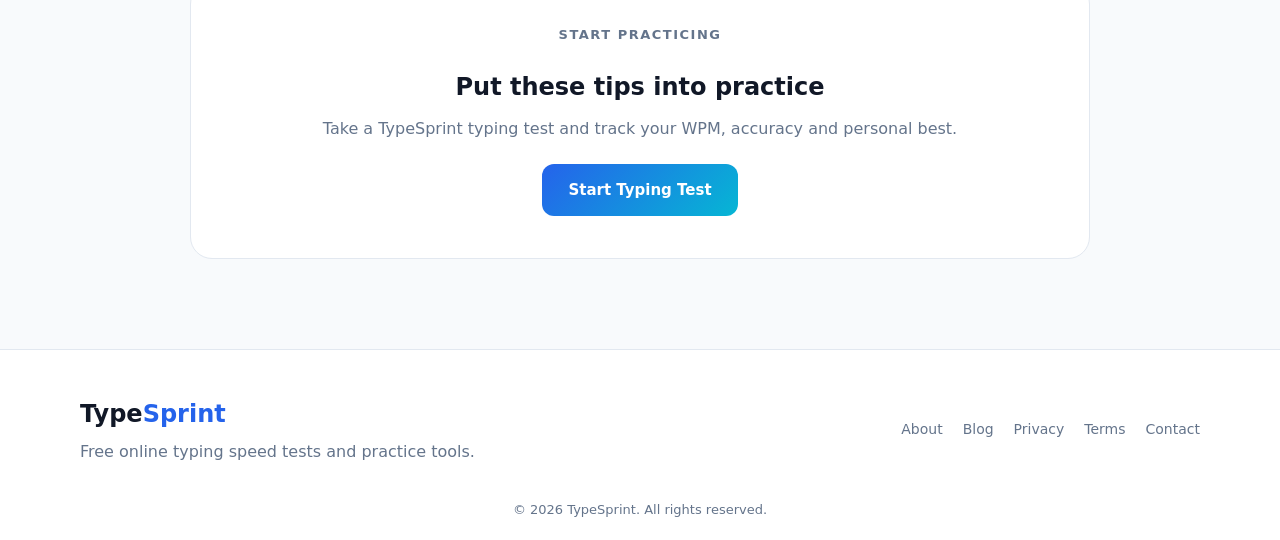
<file: how-to-type-faster.html>
<!DOCTYPE html>
<html lang="en">
<head>
    <meta charset="UTF-8">
    <meta name="viewport" content="width=device-width, initial-scale=1.0">

    <title>How to Type Faster - Practical Typing Tips | TypeSprint</title>

    <meta
        name="description"
        content="Learn how to type faster with practical tips for accuracy, finger positioning, touch typing, daily practice and improving your WPM."
    >
    <meta name="robots" content="index, follow">

<link
    rel="canonical"
    href="https://typesprint-eao.pages.dev/how-to-type-faster.html"
>

    <link rel="stylesheet" href="styles.css">

    <style>
        .guide-hero {
            padding: 80px 0 55px;
            text-align: center;
            background:
                radial-gradient(
                    circle at top,
                    rgba(37,99,235,.13),
                    transparent 42%
                );
        }

        .guide-hero h1 {
            max-width: 850px;
            margin: 0 auto 18px;
            font-size: clamp(40px,6vw,62px);
            line-height: 1.08;
            letter-spacing: -2px;
        }

        .guide-hero p:not(.eyebrow) {
            max-width: 760px;
            margin: 0 auto;
            color: var(--muted);
            font-size: 18px;
        }

        .guide-body {
            padding: 65px 0 90px;
        }

        .guide-content {
            max-width: 900px;
            margin: auto;
            display: grid;
            gap: 24px;
        }

        .guide-card {
            background: var(--surface);
            border: 1px solid var(--border);
            border-radius: 20px;
            padding: 32px;
        }

        .guide-card h2 {
            font-size: 28px;
            margin-bottom: 14px;
        }

        .guide-card h3 {
            margin: 20px 0 8px;
        }

        .guide-card p {
            color: var(--muted);
            margin-bottom: 13px;
        }

        .guide-card ul {
            color: var(--muted);
            padding-left: 22px;
        }

        .guide-card li {
            margin-bottom: 8px;
        }

        .step {
            display: grid;
            grid-template-columns: 56px 1fr;
            gap: 18px;
            align-items: start;
        }

        .step-number {
            width: 52px;
            height: 52px;
            border-radius: 15px;

            display: flex;
            align-items: center;
            justify-content: center;

            background: rgba(37,99,235,.10);
            color: var(--primary);
            font-weight: 900;
        }

        .tip-box {
            background:
                linear-gradient(
                    135deg,
                    rgba(37,99,235,.08),
                    rgba(6,182,212,.08)
                );

            border: 1px solid var(--border);
            border-radius: 20px;
            padding: 30px;
        }

        .tip-box h2 {
            margin-bottom: 10px;
        }

        .tip-box p {
            color: var(--muted);
        }

        .guide-cta {
            text-align: center;
            padding: 42px;
            border-radius: 22px;
            border: 1px solid var(--border);
            background: var(--surface);
        }

        .guide-cta h2 {
            margin-bottom: 10px;
        }

        .guide-cta p {
            color: var(--muted);
            margin-bottom: 22px;
        }

        @media(max-width:600px) {
            .step {
                grid-template-columns: 1fr;
            }
        }
    </style>
</head>

<body>

<header class="site-header">

    <div class="container nav-container">

        <a href="index.html" class="logo">
            Type<span>Sprint</span>
        </a>

        <nav>
            <a href="index.html">Typing Test</a>
            <a href="index.html#practice">Practice</a>
            <a href="index.html#results">Results</a>
            <a href="blog.html">Blog</a>
        </nav>

        <button id="themeToggle" class="theme-button">
            🌙
        </button>

    </div>

</header>


<main>

<section class="guide-hero">

    <div class="container">

        <p class="eyebrow">
            TYPING IMPROVEMENT GUIDE
        </p>

        <h1>
            How to Type Faster
        </h1>

        <p>
            Improve your typing speed with better accuracy,
            technique and consistent practice.
        </p>

    </div>

</section>


<section class="guide-body">

    <div class="container guide-content">


        <section class="tip-box">

            <h2>
                The key idea: accuracy first, speed second.
            </h2>

            <p>
                Trying to type as fast as possible immediately usually creates
                more errors. Build accurate movement first, then gradually
                increase your pace.
            </p>

        </section>


        <section class="guide-card">

            <div class="step">

                <div class="step-number">
                    1
                </div>

                <div>
                    <h2>
                        Use consistent finger placement
                    </h2>

                    <p>
                        Keep your hands in a comfortable position and try to use
                        consistent fingers for the same keys.
                    </p>

                    <p>
                        This reduces unnecessary hand movement and helps key
                        positions become automatic over time.
                    </p>
                </div>

            </div>

        </section>


        <section class="guide-card">

            <div class="step">

                <div class="step-number">
                    2
                </div>

                <div>

                    <h2>
                        Look at the screen more than the keyboard
                    </h2>

                    <p>
                        If possible, gradually reduce how often you look down at
                        your keyboard.
                    </p>

                    <p>
                        This encourages muscle memory and makes it easier to
                        notice mistakes immediately.
                    </p>

                </div>

            </div>

        </section>


        <section class="guide-card">

            <div class="step">

                <div class="step-number">
                    3
                </div>

                <div>

                    <h2>
                        Practice accuracy before speed
                    </h2>

                    <p>
                        Slow down slightly if you are making frequent mistakes.
                    </p>

                    <p>
                        Once your accuracy becomes more consistent, increase
                        your typing pace gradually.
                    </p>

                </div>

            </div>

        </section>


        <section class="guide-card">

            <div class="step">

                <div class="step-number">
                    4
                </div>

                <div>

                    <h2>
                        Practice every day
                    </h2>

                    <p>
                        Even 10 to 15 minutes of focused practice can help build
                        familiarity with the keyboard.
                    </p>

                    <p>
                        Regular repetition is usually more effective than doing
                        one very long session occasionally.
                    </p>

                </div>

            </div>

        </section>


        <section class="guide-card">

            <div class="step">

                <div class="step-number">
                    5
                </div>

                <div>

                    <h2>
                        Practice difficult keys
                    </h2>

                    <p>
                        Pay attention to which letters, numbers or symbols slow
                        you down.
                    </p>

                    <p>
    Strengthen your weaker areas with our
    <a href="number-typing-test.html">number typing test</a>,
    <a href="punctuation-typing-test.html">punctuation typing test</a>
    and
    <a href="programming-typing-test.html">programming typing test</a>.
</p>

                </div>

            </div>

        </section>


        <section class="guide-card">

            <div class="step">

                <div class="step-number">
                    6
                </div>

                <div>

                    <h2>
                        Use timed typing tests
                    </h2>

                    <p>
                        Timed tests give you measurable feedback and allow you
                        to compare your progress.
                    </p>

                    <p>
                        Try different durations such as 1 minute, 3 minutes and
                        5 minutes.
                    </p>

                </div>

            </div>

        </section>


        <section class="guide-card">

            <h2>
                Common habits that can slow you down
            </h2>

            <ul>
                <li>Looking at the keyboard constantly</li>
                <li>Using only one or two fingers</li>
                <li>Trying to rush before building accuracy</li>
                <li>Practicing only very easy text</li>
                <li>Ignoring punctuation and numbers</li>
                <li>Practicing with poor posture or tense hands</li>
            </ul>

        </section>


        <section class="guide-card">

            <h2>
                A simple daily typing routine
            </h2>

            <h3>
                2 minutes: warm up
            </h3>

            <p>
                Type slowly and focus on accuracy.
            </p>

            <h3>
                5 minutes: normal text
            </h3>

            <p>
                Practice ordinary words and sentences at a comfortable pace.
            </p>

            <h3>
                3 minutes: weak areas
            </h3>

            <p>
                Practice numbers, punctuation or programming syntax.
            </p>

            <h3>
                1 minute: speed test
            </h3>

            <p>
                Finish by measuring your WPM and accuracy.
            </p>

        </section>


        <section class="guide-card">

            <h2>
                How long does it take to type faster?
            </h2>

            <p>
                Improvement varies from person to person. Your current typing
                habits, practice frequency and accuracy all matter.
            </p>

            <p>
                Instead of expecting an immediate jump in speed, monitor your
                average performance over several weeks.
            </p>

            <p>
    Not sure how your current speed compares?
    Read our
    <a href="good-typing-speed.html">guide to good typing speeds and WPM</a>
    to understand common typing speed ranges.
</p>

        </section>


        <section class="guide-cta">

            <p class="eyebrow">
                START PRACTICING
            </p>

            <h2>
                Put these tips into practice
            </h2>

            <p>
                Take a TypeSprint typing test and track your
                WPM, accuracy and personal best.
            </p>

            <a
                href="index.html"
                class="primary-button"
                style="display:inline-block;text-decoration:none;"
            >
                Start Typing Test
            </a>

        </section>


    </div>

</section>

</main>


<footer>

    <div class="container footer-container">

        <div>
            <a href="index.html" class="logo">
                Type<span>Sprint</span>
            </a>

            <p>
                Free online typing speed tests and practice tools.
            </p>
        </div>

        <div class="footer-links">
            <a href="about.html">About</a>
            <a href="blog.html">Blog</a>
            <a href="privacy.html">Privacy</a>
            <a href="terms.html">Terms</a>
            <a href="contact.html">Contact</a>
        </div>

    </div>

    <p class="copyright">
        © 2026 TypeSprint. All rights reserved.
    </p>

</footer>


<script>
    const themeToggle =
        document.getElementById("themeToggle");

    themeToggle.addEventListener(
        "click",
        () => {

            document.body.classList.toggle("dark");

            const dark =
                document.body.classList.contains("dark");

            themeToggle.textContent =
                dark ? "☀️" : "🌙";

            localStorage.setItem(
                "typesprintTheme",
                dark ? "dark" : "light"
            );
        }
    );

    if (
        localStorage.getItem("typesprintTheme")
        === "dark"
    ) {
        document.body.classList.add("dark");
        themeToggle.textContent = "☀️";
    }
</script>

</body>
</html>
</file>
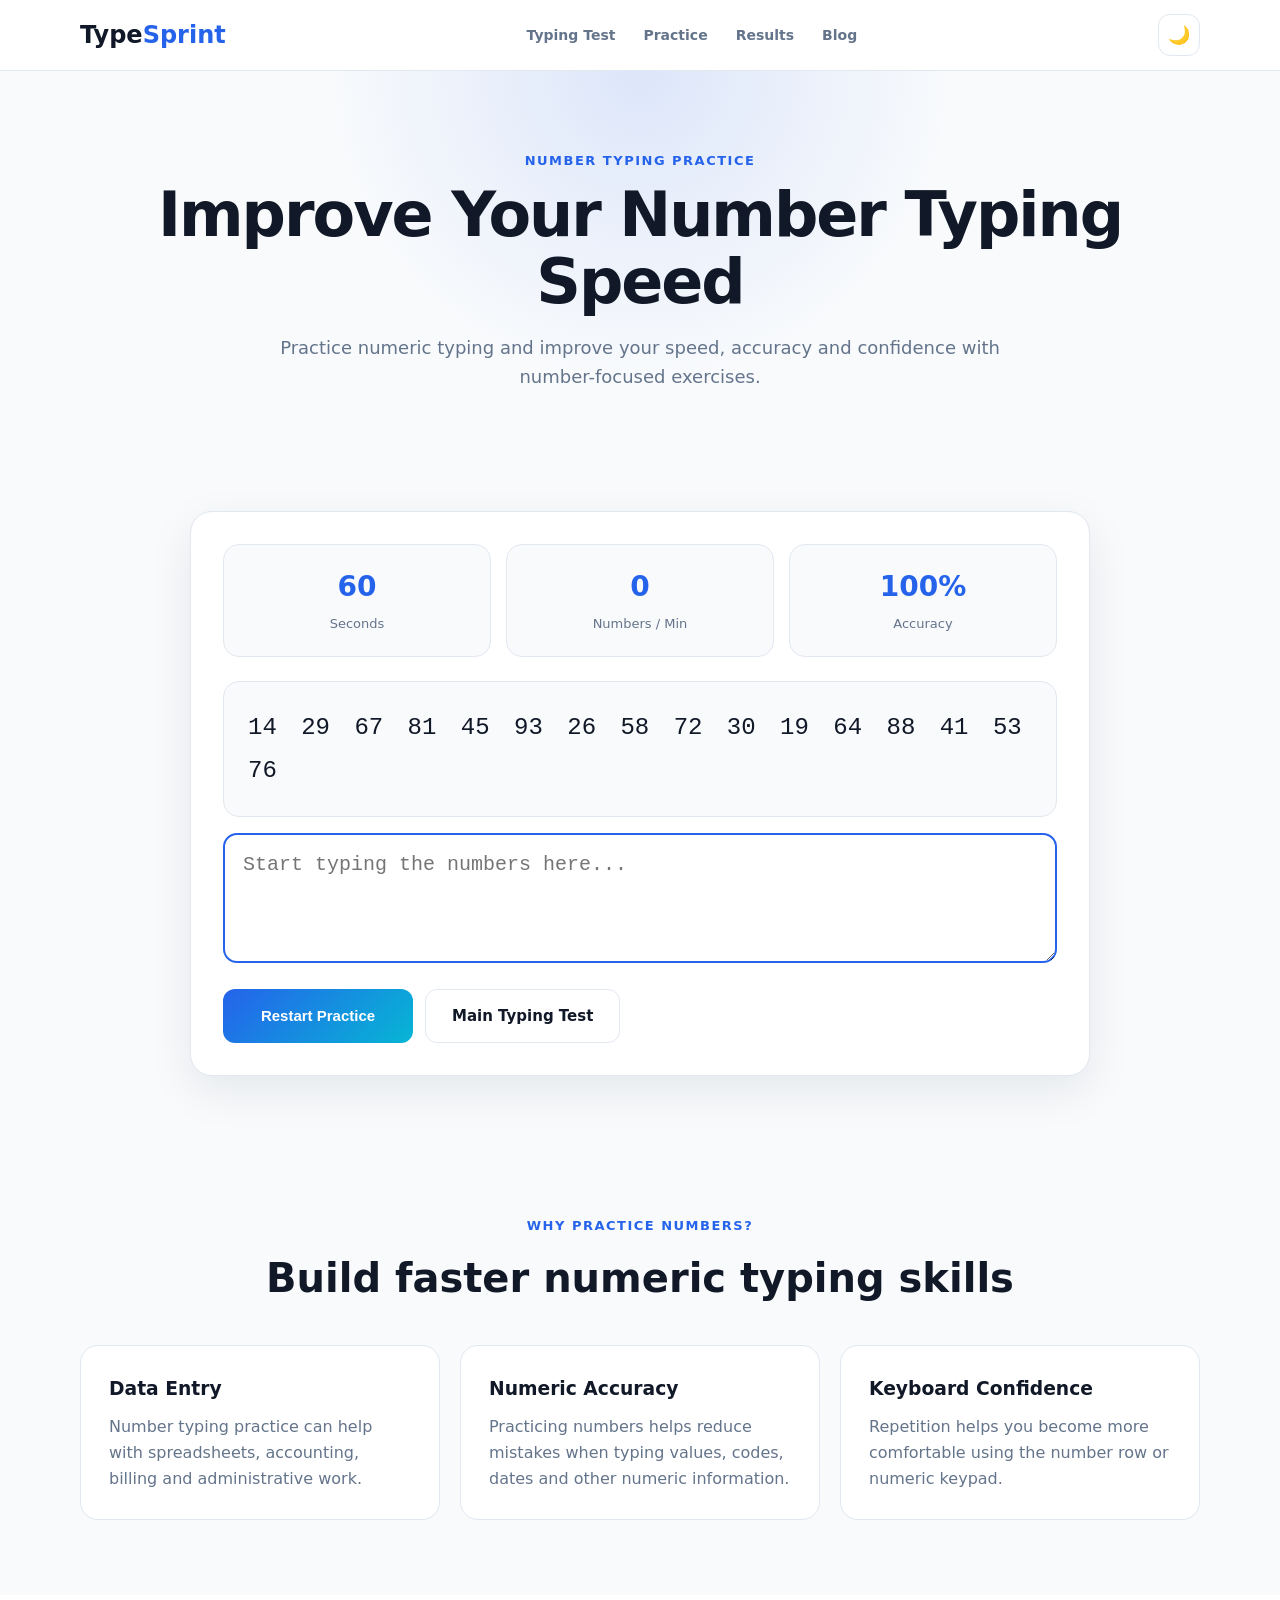
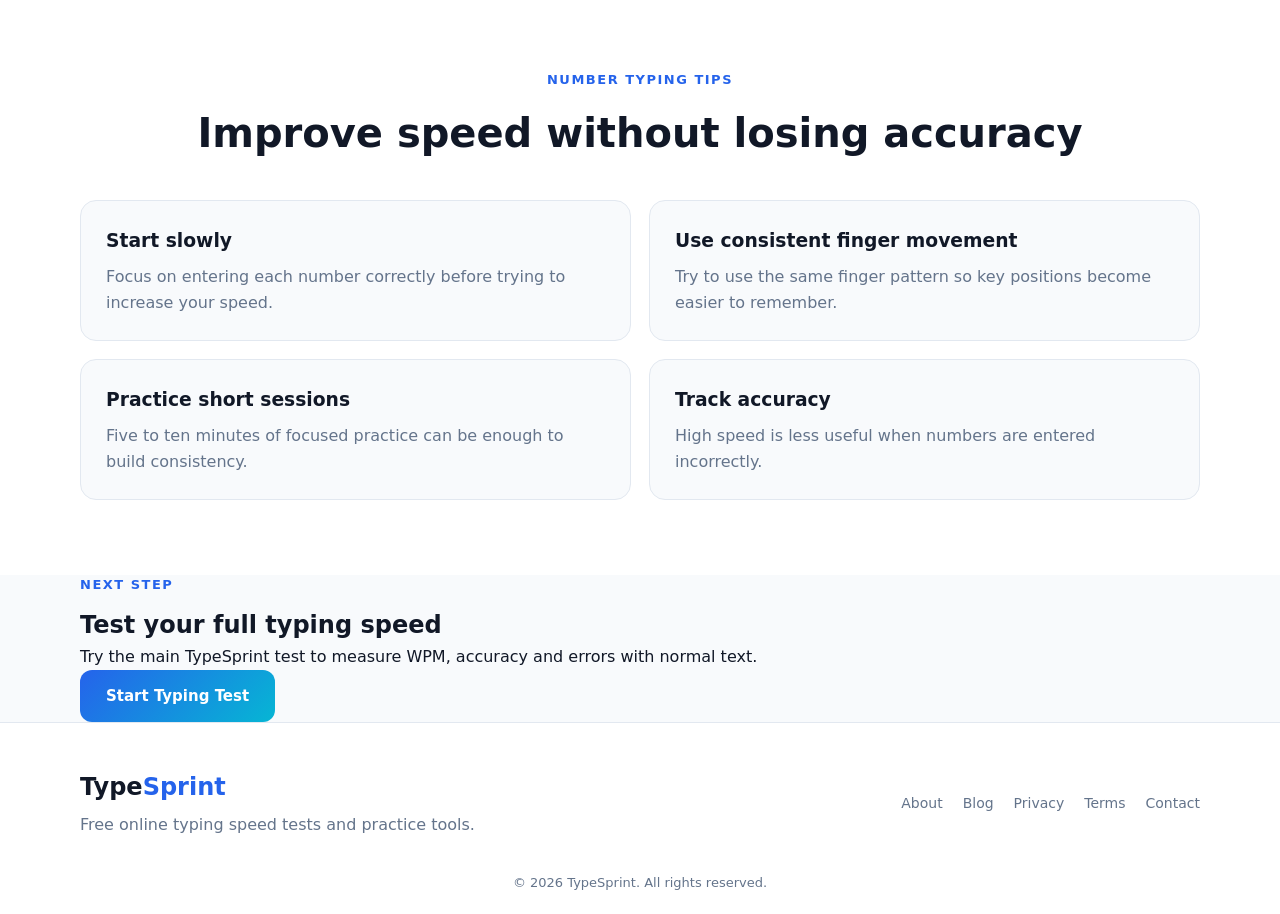
<file: number-typing-test.html>
<!DOCTYPE html>
<html lang="en">
<head>
    <meta charset="UTF-8">
    <meta name="viewport" content="width=device-width, initial-scale=1.0">

    <title>Number Typing Test - Practice Numeric Typing | TypeSprint</title>

    <meta 
    name="description" content="Practice number typing online with TypeSprint. Improve numeric keypad speed, accuracy and confidence with free number typing exercises."
    
>
<meta name="robots" content="index, follow">

<link
    rel="canonical"
    href="https://typesprint-eao.pages.dev/number-typing-test.html"
>
    <link rel="stylesheet" href="styles.css">

    <style>
        .special-hero {
            padding: 80px 0 55px;
            text-align: center;
            background:
                radial-gradient(
                    circle at top,
                    rgba(37,99,235,.13),
                    transparent 42%
                );
        }

        .special-hero h1 {
            font-size: clamp(40px, 6vw, 62px);
            line-height: 1.08;
            letter-spacing: -2px;
            margin-bottom: 18px;
        }

        .special-hero p:not(.eyebrow) {
            max-width: 760px;
            margin: 0 auto;
            color: var(--muted);
            font-size: 18px;
        }

        .practice-area {
            padding: 65px 0;
        }

        .practice-box {
            max-width: 900px;
            margin: auto;

            background: var(--surface);
            border: 1px solid var(--border);
            border-radius: 22px;

            padding: 32px;

            box-shadow: var(--shadow);
        }

        .practice-stats {
            display: grid;
            grid-template-columns: repeat(3,1fr);
            gap: 15px;
            margin-bottom: 24px;
        }

        .stat-box {
            text-align: center;
            padding: 20px;
            background: var(--bg);
            border: 1px solid var(--border);
            border-radius: 16px;
        }

        .stat-box strong {
            display: block;
            font-size: 28px;
            color: var(--primary);
        }

        .stat-box span {
            color: var(--muted);
            font-size: 13px;
        }

        .number-text {
            font-family: "Courier New", monospace;
            font-size: 24px;
            line-height: 1.8;

            padding: 24px;

            background: var(--bg);
            border: 1px solid var(--border);
            border-radius: 16px;

            margin-bottom: 16px;

            word-spacing: 10px;
        }

        .number-input {
            width: 100%;
            min-height: 130px;

            padding: 18px;

            border: 2px solid var(--border);
            border-radius: 14px;

            background: var(--surface);
            color: var(--text);

            font-family: "Courier New", monospace;
            font-size: 20px;

            outline: none;
            resize: vertical;
        }

        .number-input:focus {
            border-color: var(--primary);
        }

        .practice-actions {
            margin-top: 18px;
            display: flex;
            gap: 12px;
            flex-wrap: wrap;
        }

        .info-section {
            padding: 75px 0;
        }

        .info-grid {
            display: grid;
            grid-template-columns: repeat(3,1fr);
            gap: 20px;
        }

        .info-card {
            padding: 28px;
            border-radius: 18px;
            background: var(--surface);
            border: 1px solid var(--border);
        }

        .info-card h3 {
            margin-bottom: 10px;
        }

        .info-card p {
            color: var(--muted);
        }

        .tips-section {
            padding: 75px 0;
            background: var(--surface);
        }

        .tips-grid {
            display: grid;
            grid-template-columns: repeat(2,1fr);
            gap: 18px;
        }

        .tip-card {
            padding: 25px;
            border-radius: 16px;
            background: var(--bg);
            border: 1px solid var(--border);
        }

        .tip-card h3 {
            margin-bottom: 8px;
        }

        .tip-card p {
            color: var(--muted);
        }

        @media(max-width:800px){
            .info-grid,
            .tips-grid {
                grid-template-columns: 1fr;
            }
        }

        @media(max-width:520px){
            .practice-stats {
                grid-template-columns: 1fr;
            }
        }
    </style>
</head>

<body>

<header class="site-header">
    <div class="container nav-container">

        <a href="index.html" class="logo">
            Type<span>Sprint</span>
        </a>

        <nav>
            <a href="index.html">Typing Test</a>
            <a href="index.html#practice">Practice</a>
            <a href="index.html#results">Results</a>
            <a href="blog.html">Blog</a>
        </nav>

        <button id="themeToggle" class="theme-button">
            🌙
        </button>

    </div>
</header>


<main>

<section class="special-hero">

    <div class="container">

        <p class="eyebrow">
            NUMBER TYPING PRACTICE
        </p>

        <h1>
            Improve Your Number Typing Speed
        </h1>

        <p>
            Practice numeric typing and improve your speed,
            accuracy and confidence with number-focused exercises.
        </p>

    </div>

</section>


<section class="practice-area">

    <div class="container">

        <div class="practice-box">

            <div class="practice-stats">

                <div class="stat-box">
                    <strong id="numberTimer">60</strong>
                    <span>Seconds</span>
                </div>

                <div class="stat-box">
                    <strong id="numberSpeed">0</strong>
                    <span>Numbers / Min</span>
                </div>

                <div class="stat-box">
                    <strong id="numberAccuracy">100%</strong>
                    <span>Accuracy</span>
                </div>

            </div>


            <div id="numberText" class="number-text">
                4582 7391 6024 8753 1946 3278 5410 9632 7185 2049
            </div>


            <textarea
                id="numberInput"
                class="number-input"
                placeholder="Start typing the numbers here..."
                autocomplete="off"
                spellcheck="false"
            ></textarea>


            <div class="practice-actions">

                <button id="restartNumbers" class="primary-button">
                    Restart Practice
                </button>

                <a
                    href="index.html"
                    class="secondary-button"
                    style="text-decoration:none;display:inline-block;"
                >
                    Main Typing Test
                </a>

            </div>

        </div>

    </div>

</section>


<section class="info-section">

    <div class="container">

        <div class="section-heading">

            <p class="eyebrow">
                WHY PRACTICE NUMBERS?
            </p>

            <h2>
                Build faster numeric typing skills
            </h2>

        </div>


        <div class="info-grid">

            <article class="info-card">

                <h3>
                    Data Entry
                </h3>

                <p>
                    Number typing practice can help with spreadsheets,
                    accounting, billing and administrative work.
                </p>

            </article>


            <article class="info-card">

                <h3>
                    Numeric Accuracy
                </h3>

                <p>
                    Practicing numbers helps reduce mistakes when typing
                    values, codes, dates and other numeric information.
                </p>

            </article>


            <article class="info-card">

                <h3>
                    Keyboard Confidence
                </h3>

                <p>
                    Repetition helps you become more comfortable using
                    the number row or numeric keypad.
                </p>

            </article>

        </div>

    </div>

</section>


<section class="tips-section">

    <div class="container">

        <div class="section-heading">

            <p class="eyebrow">
                NUMBER TYPING TIPS
            </p>

            <h2>
                Improve speed without losing accuracy
            </h2>

        </div>


        <div class="tips-grid">

            <article class="tip-card">
                <h3>Start slowly</h3>
                <p>
                    Focus on entering each number correctly before trying
                    to increase your speed.
                </p>
            </article>

            <article class="tip-card">
                <h3>Use consistent finger movement</h3>
                <p>
                    Try to use the same finger pattern so key positions
                    become easier to remember.
                </p>
            </article>

            <article class="tip-card">
                <h3>Practice short sessions</h3>
                <p>
                    Five to ten minutes of focused practice can be enough
                    to build consistency.
                </p>
            </article>

            <article class="tip-card">
                <h3>Track accuracy</h3>
                <p>
                    High speed is less useful when numbers are entered incorrectly.
                </p>
            </article>

        </div>

    </div>

</section>


<section class="blog-cta">

    <div class="container">

        <div class="blog-cta-box">

            <p class="eyebrow">
                NEXT STEP
            </p>

            <h2>
                Test your full typing speed
            </h2>

            <p>
                Try the main TypeSprint test to measure WPM,
                accuracy and errors with normal text.
            </p>

            <a
                href="index.html"
                class="primary-button"
                style="display:inline-block;text-decoration:none;"
            >
                Start Typing Test
            </a>

        </div>

    </div>

</section>

</main>


<footer>

    <div class="container footer-container">

        <div>
            <a href="index.html" class="logo">
                Type<span>Sprint</span>
            </a>

            <p>
                Free online typing speed tests and practice tools.
            </p>
        </div>

        <div class="footer-links">
            <a href="about.html">About</a>
            <a href="blog.html">Blog</a>
            <a href="privacy.html">Privacy</a>
            <a href="terms.html">Terms</a>
            <a href="contact.html">Contact</a>
        </div>

    </div>

    <p class="copyright">
        © 2026 TypeSprint. All rights reserved.
    </p>

</footer>


<script>
    const numberSamples = [
        "4582 7391 6024 8753 1946 3278 5410 9632 7185 2049",
        "2026 4815 7302 5961 2487 9054 3618 7240 8536 1972",
        "14 29 67 81 45 93 26 58 72 30 19 64 88 41 53 76"
    ];

    const numberText = document.getElementById("numberText");
    const numberInput = document.getElementById("numberInput");
    const numberTimer = document.getElementById("numberTimer");
    const numberSpeed = document.getElementById("numberSpeed");
    const numberAccuracy = document.getElementById("numberAccuracy");
    const restartNumbers = document.getElementById("restartNumbers");

    let timeLeft = 60;
    let timer = null;
    let started = false;
    let sample = "";

    function newNumberTest() {

        clearInterval(timer);

        sample =
            numberSamples[
                Math.floor(
                    Math.random() * numberSamples.length
                )
            ];

        numberText.textContent = sample;

        numberInput.value = "";

        timeLeft = 60;
        started = false;

        numberTimer.textContent = "60";
        numberSpeed.textContent = "0";
        numberAccuracy.textContent = "100%";

        numberInput.disabled = false;
        numberInput.focus();
    }

    function beginNumberTimer() {

        if (started) return;

        started = true;

        timer = setInterval(() => {

            timeLeft--;

            numberTimer.textContent = timeLeft;

            calculateNumberStats();

            if (timeLeft <= 0) {
                clearInterval(timer);
                numberInput.disabled = true;
            }

        }, 1000);
    }

    function calculateNumberStats() {

        const typed = numberInput.value;

        if (!typed.length) return;

        let correct = 0;

        for (let i = 0; i < typed.length; i++) {

            if (typed[i] === sample[i]) {
                correct++;
            }

        }

        const elapsed =
            Math.max(60 - timeLeft, 1);

        const charsPerMinute =
            Math.round(
                correct / (elapsed / 60)
            );

        const accuracy =
            Math.round(
                (correct / typed.length) * 100
            );

        numberSpeed.textContent =
            Math.max(charsPerMinute, 0);

        numberAccuracy.textContent =
            `${Math.max(accuracy,0)}%`;
    }

    numberInput.addEventListener("input", () => {

        beginNumberTimer();
        calculateNumberStats();

        if (numberInput.value.length >= sample.length) {
            clearInterval(timer);
            numberInput.disabled = true;
        }
    });

    restartNumbers.addEventListener(
        "click",
        newNumberTest
    );

    newNumberTest();


    const themeToggle =
        document.getElementById("themeToggle");

    themeToggle.addEventListener("click", () => {

        document.body.classList.toggle("dark");

        const dark =
            document.body.classList.contains("dark");

        themeToggle.textContent =
            dark ? "☀️" : "🌙";

        localStorage.setItem(
            "typesprintTheme",
            dark ? "dark" : "light"
        );
    });

    if (
        localStorage.getItem("typesprintTheme")
        === "dark"
    ) {
        document.body.classList.add("dark");
        themeToggle.textContent = "☀️";
    }
</script>

</body>
</html>
</file>
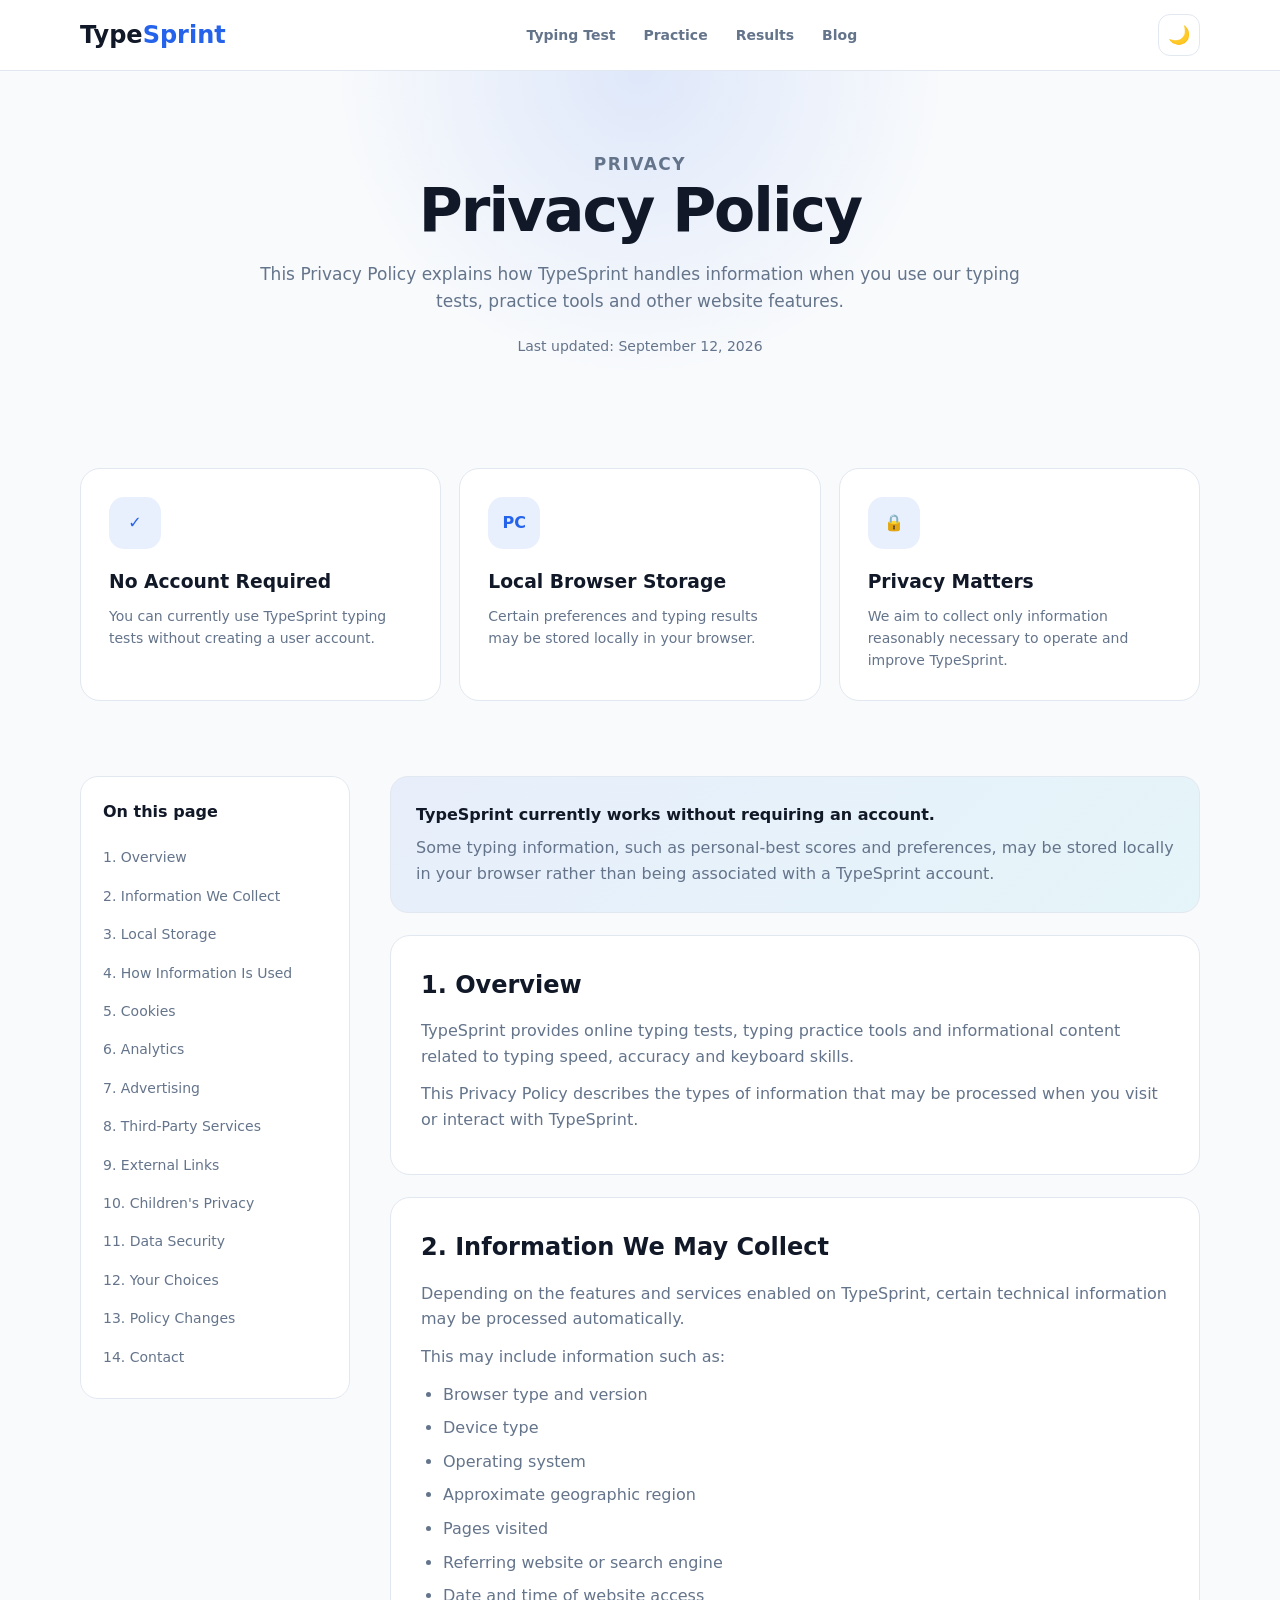
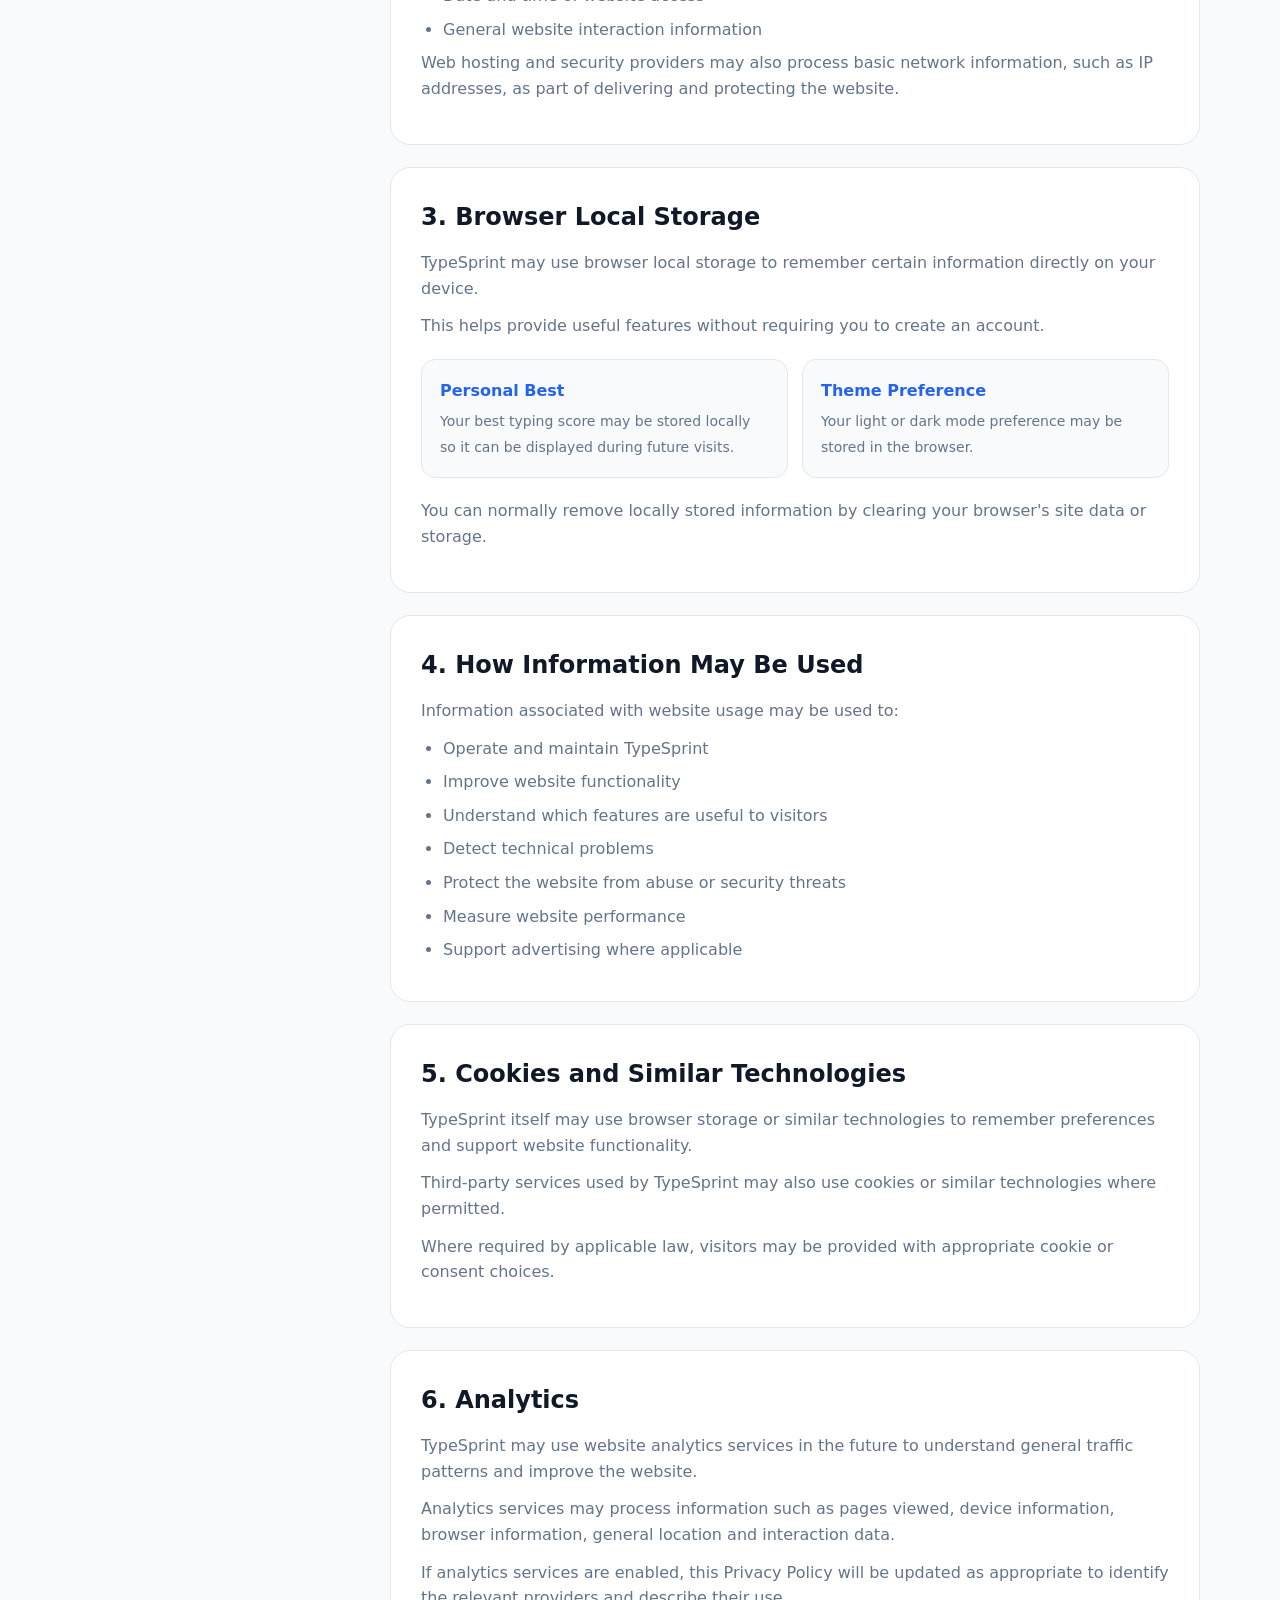
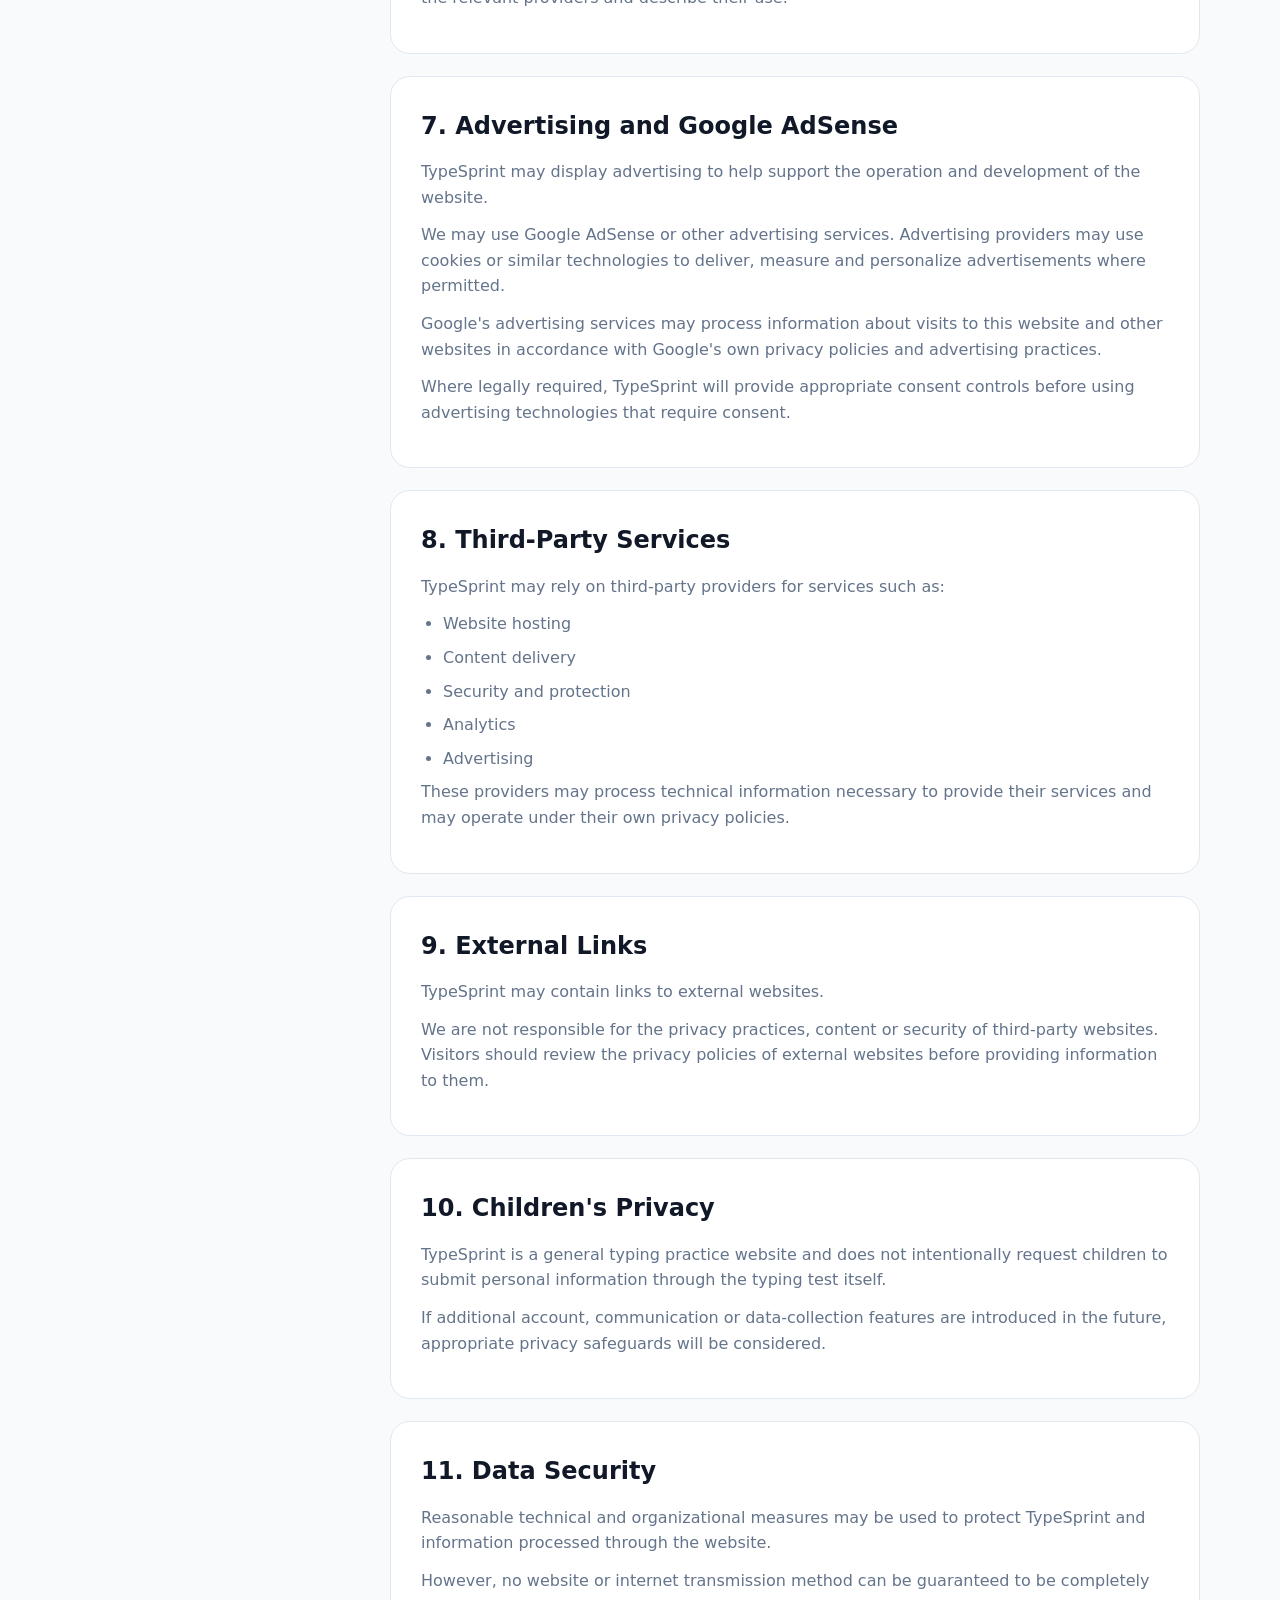
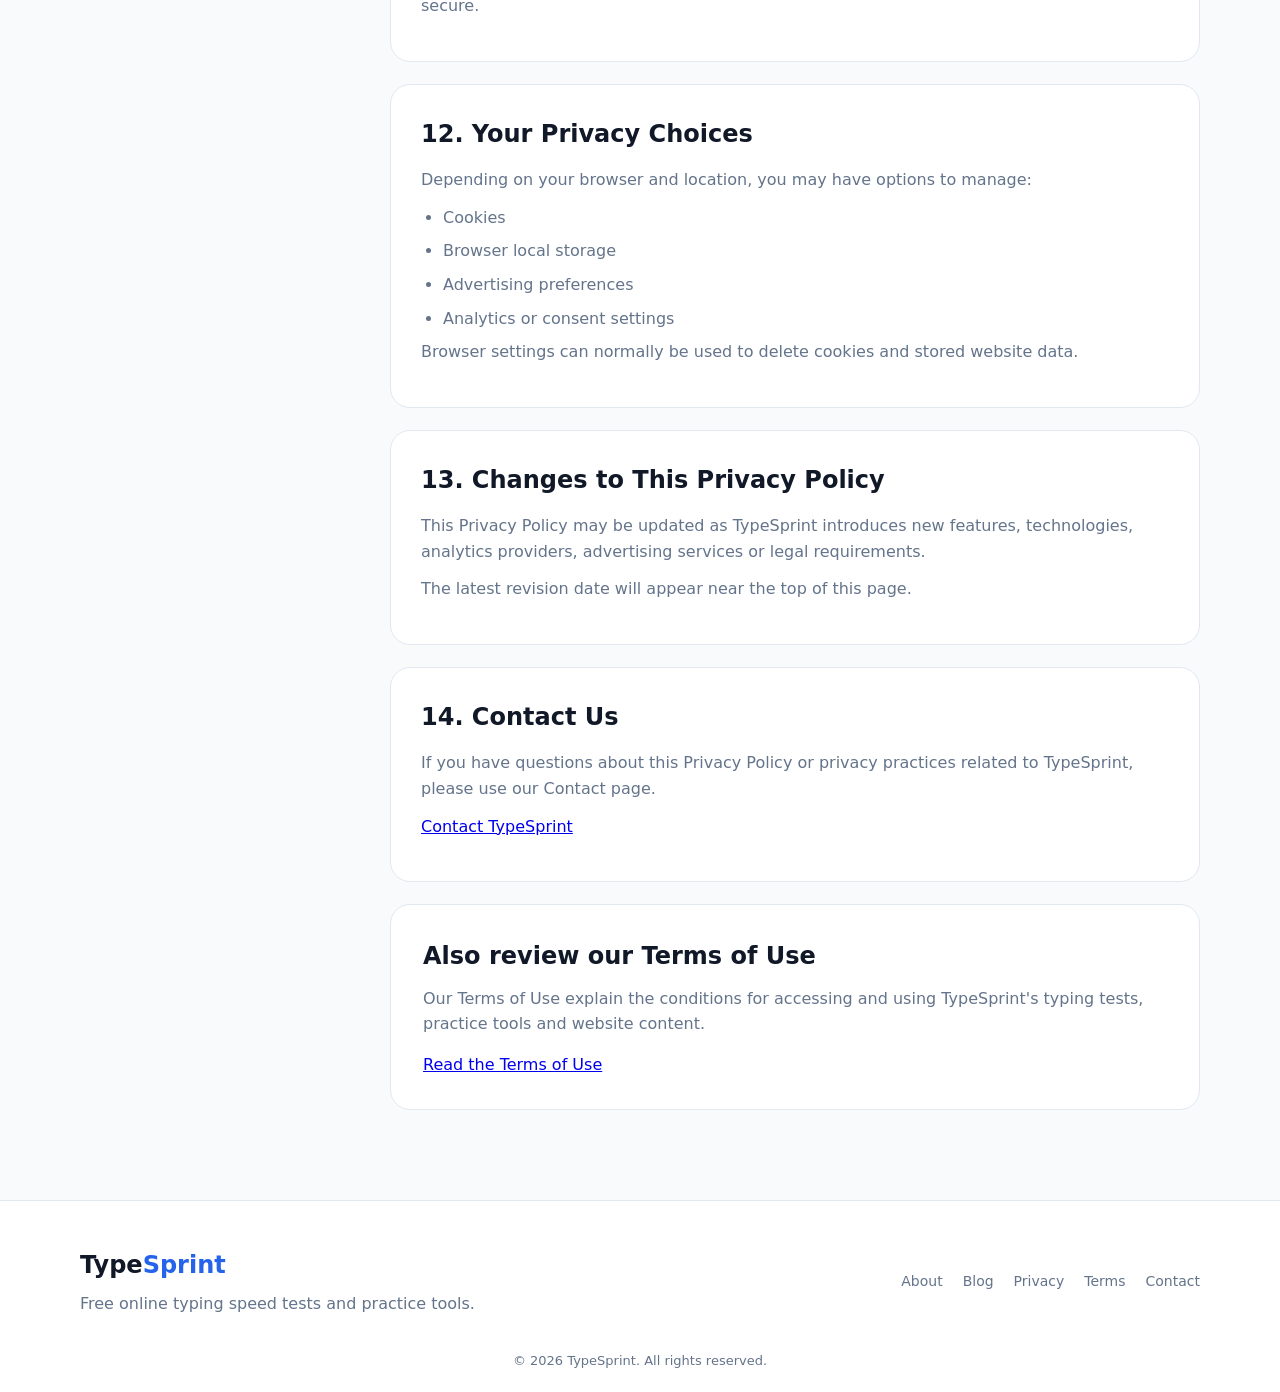
<file: privacy.html>
<!DOCTYPE html>
<html lang="en">
<head>
    <meta charset="UTF-8">
    <meta name="viewport" content="width=device-width, initial-scale=1.0">

    <title>Privacy Policy - TypeSprint</title>

    <meta
        name="description"
        content="Read the TypeSprint Privacy Policy to understand how browser storage, website usage information, cookies, analytics and advertising services may be used."
    >

    <link rel="stylesheet" href="styles.css">

    <style>

        .privacy-hero {
            padding: 80px 0 55px;
            text-align: center;

            background:
                radial-gradient(
                    circle at top,
                    rgba(37, 99, 235, 0.12),
                    transparent 42%
                );
        }

        .privacy-hero h1 {
            font-size: clamp(40px, 6vw, 60px);
            line-height: 1.08;
            letter-spacing: -2px;
            margin-bottom: 18px;
        }

        .privacy-hero p {
            max-width: 760px;
            margin: 0 auto;
            color: var(--muted);
            font-size: 17px;
        }

        .privacy-meta {
            margin-top: 20px;
            color: var(--muted);
            font-size: 14px;
        }


        /* PRIVACY SUMMARY */

        .privacy-summary {
            padding: 55px 0 20px;
        }

        .summary-grid {
            display: grid;
            grid-template-columns: repeat(3, 1fr);
            gap: 18px;
        }

        .summary-card {
            background: var(--surface);

            border:
                1px solid
                var(--border);

            border-radius: 20px;
            padding: 28px;
        }

        .summary-icon {
            width: 52px;
            height: 52px;

            display: flex;
            align-items: center;
            justify-content: center;

            border-radius: 15px;

            background:
                rgba(37, 99, 235, 0.10);

            color: var(--primary);

            font-weight: 800;

            margin-bottom: 18px;
        }

        .summary-card h3 {
            margin-bottom: 8px;
        }

        .summary-card p {
            color: var(--muted);
            font-size: 14px;
        }


        /* PRIVACY CONTENT */

        .privacy-layout {
            padding: 55px 0 90px;
        }

        .privacy-grid {
            display: grid;

            grid-template-columns:
                270px 1fr;

            gap: 40px;

            align-items: start;
        }

        .privacy-nav {
            position: sticky;
            top: 95px;

            padding: 22px;

            border-radius: 18px;

            background: var(--surface);

            border:
                1px solid
                var(--border);
        }

        .privacy-nav h3 {
            font-size: 16px;
            margin-bottom: 14px;
        }

        .privacy-nav a {
            display: block;

            text-decoration: none;

            color: var(--muted);

            padding: 8px 0;

            font-size: 14px;
        }

        .privacy-nav a:hover {
            color: var(--primary);
        }


        .privacy-content {
            display: grid;
            gap: 22px;
        }

        .privacy-card {
            background: var(--surface);

            border:
                1px solid
                var(--border);

            border-radius: 20px;

            padding: 30px;
        }

        .privacy-card h2 {
            font-size: 24px;
            margin-bottom: 14px;
        }

        .privacy-card p {
            color: var(--muted);
            margin-bottom: 12px;
        }

        .privacy-card ul {
            padding-left: 22px;
            color: var(--muted);
        }

        .privacy-card li {
            margin-bottom: 8px;
        }


        /* NOTICE */

        .privacy-notice {
            padding: 25px;

            border-radius: 18px;

            border:
                1px solid
                var(--border);

            background:
                linear-gradient(
                    135deg,
                    rgba(37, 99, 235, 0.08),
                    rgba(6, 182, 212, 0.08)
                );
        }

        .privacy-notice strong {
            display: block;
            margin-bottom: 8px;
        }

        .privacy-notice p {
            color: var(--muted);
        }


        /* LOCAL STORAGE */

        .storage-example {
            display: grid;

            grid-template-columns:
                repeat(2, 1fr);

            gap: 14px;

            margin-top: 20px;
        }

        .storage-box {
            background: var(--bg);

            border:
                1px solid
                var(--border);

            border-radius: 14px;

            padding: 18px;
        }

        .storage-box strong {
            display: block;

            color: var(--primary);

            margin-bottom: 5px;
        }

        .storage-box span {
            color: var(--muted);
            font-size: 14px;
        }


        /* CONTACT */

        .privacy-contact {
            padding: 32px;

            border:
                1px solid
                var(--border);

            border-radius: 20px;

            background: var(--surface);
        }

        .privacy-contact h2 {
            margin-bottom: 10px;
        }

        .privacy-contact p {
            color: var(--muted);
        }


        @media (max-width: 900px) {

            .privacy-grid {
                grid-template-columns: 1fr;
            }

            .privacy-nav {
                position: static;
            }

            .summary-grid {
                grid-template-columns: 1fr;
            }

        }


        @media (max-width: 520px) {

            .storage-example {
                grid-template-columns: 1fr;
            }

            .privacy-hero {
                padding: 65px 0 45px;
            }

        }

    </style>

</head>


<body>


<header class="site-header">

    <div class="container nav-container">

        <a href="index.html" class="logo">
            Type<span>Sprint</span>
        </a>


        <nav>

            <a href="index.html">
                Typing Test
            </a>

            <a href="index.html#practice">
                Practice
            </a>

            <a href="index.html#results">
                Results
            </a>

            <a href="blog.html">
                Blog
            </a>

        </nav>


        <button
            id="themeToggle"
            class="theme-button"
            aria-label="Toggle dark mode"
        >
            🌙
        </button>

    </div>

</header>



<main>


<section class="privacy-hero">

    <div class="container">

        <p class="eyebrow">
            PRIVACY
        </p>

        <h1>
            Privacy Policy
        </h1>

        <p>
            This Privacy Policy explains how TypeSprint handles information
            when you use our typing tests, practice tools and other website
            features.
        </p>

        <div class="privacy-meta">
            Last updated: September 12, 2026
        </div>

    </div>

</section>



<section class="privacy-summary">

    <div class="container">

        <div class="summary-grid">


            <article class="summary-card">

                <div class="summary-icon">
                    ✓
                </div>

                <h3>
                    No Account Required
                </h3>

                <p>
                    You can currently use TypeSprint typing tests without
                    creating a user account.
                </p>

            </article>


            <article class="summary-card">

                <div class="summary-icon">
                    PC
                </div>

                <h3>
                    Local Browser Storage
                </h3>

                <p>
                    Certain preferences and typing results may be stored locally
                    in your browser.
                </p>

            </article>


            <article class="summary-card">

                <div class="summary-icon">
                    🔒
                </div>

                <h3>
                    Privacy Matters
                </h3>

                <p>
                    We aim to collect only information reasonably necessary to
                    operate and improve TypeSprint.
                </p>

            </article>


        </div>

    </div>

</section>



<section class="privacy-layout">

    <div class="container privacy-grid">


        <aside class="privacy-nav">

            <h3>
                On this page
            </h3>

            <a href="#overview">
                1. Overview
            </a>

            <a href="#information">
                2. Information We Collect
            </a>

            <a href="#local-storage">
                3. Local Storage
            </a>

            <a href="#usage">
                4. How Information Is Used
            </a>

            <a href="#cookies">
                5. Cookies
            </a>

            <a href="#analytics">
                6. Analytics
            </a>

            <a href="#advertising">
                7. Advertising
            </a>

            <a href="#third-party">
                8. Third-Party Services
            </a>

            <a href="#links">
                9. External Links
            </a>

            <a href="#children">
                10. Children's Privacy
            </a>

            <a href="#security">
                11. Data Security
            </a>

            <a href="#choices">
                12. Your Choices
            </a>

            <a href="#changes">
                13. Policy Changes
            </a>

            <a href="#contact">
                14. Contact
            </a>

        </aside>



        <div class="privacy-content">


            <div class="privacy-notice">

                <strong>
                    TypeSprint currently works without requiring an account.
                </strong>

                <p>
                    Some typing information, such as personal-best scores and
                    preferences, may be stored locally in your browser rather
                    than being associated with a TypeSprint account.
                </p>

            </div>



            <section
                class="privacy-card"
                id="overview"
            >

                <h2>
                    1. Overview
                </h2>

                <p>
                    TypeSprint provides online typing tests, typing practice
                    tools and informational content related to typing speed,
                    accuracy and keyboard skills.
                </p>

                <p>
                    This Privacy Policy describes the types of information that
                    may be processed when you visit or interact with TypeSprint.
                </p>

            </section>



            <section
                class="privacy-card"
                id="information"
            >

                <h2>
                    2. Information We May Collect
                </h2>

                <p>
                    Depending on the features and services enabled on
                    TypeSprint, certain technical information may be processed
                    automatically.
                </p>

                <p>
                    This may include information such as:
                </p>

                <ul>

                    <li>
                        Browser type and version
                    </li>

                    <li>
                        Device type
                    </li>

                    <li>
                        Operating system
                    </li>

                    <li>
                        Approximate geographic region
                    </li>

                    <li>
                        Pages visited
                    </li>

                    <li>
                        Referring website or search engine
                    </li>

                    <li>
                        Date and time of website access
                    </li>

                    <li>
                        General website interaction information
                    </li>

                </ul>

                <p>
                    Web hosting and security providers may also process basic
                    network information, such as IP addresses, as part of
                    delivering and protecting the website.
                </p>

            </section>



            <section
                class="privacy-card"
                id="local-storage"
            >

                <h2>
                    3. Browser Local Storage
                </h2>

                <p>
                    TypeSprint may use browser local storage to remember certain
                    information directly on your device.
                </p>

                <p>
                    This helps provide useful features without requiring you to
                    create an account.
                </p>


                <div class="storage-example">

                    <div class="storage-box">

                        <strong>
                            Personal Best
                        </strong>

                        <span>
                            Your best typing score may be stored locally so it
                            can be displayed during future visits.
                        </span>

                    </div>


                    <div class="storage-box">

                        <strong>
                            Theme Preference
                        </strong>

                        <span>
                            Your light or dark mode preference may be stored in
                            the browser.
                        </span>

                    </div>

                </div>


                <p style="margin-top:20px;">
                    You can normally remove locally stored information by
                    clearing your browser's site data or storage.
                </p>

            </section>



            <section
                class="privacy-card"
                id="usage"
            >

                <h2>
                    4. How Information May Be Used
                </h2>

                <p>
                    Information associated with website usage may be used to:
                </p>

                <ul>

                    <li>
                        Operate and maintain TypeSprint
                    </li>

                    <li>
                        Improve website functionality
                    </li>

                    <li>
                        Understand which features are useful to visitors
                    </li>

                    <li>
                        Detect technical problems
                    </li>

                    <li>
                        Protect the website from abuse or security threats
                    </li>

                    <li>
                        Measure website performance
                    </li>

                    <li>
                        Support advertising where applicable
                    </li>

                </ul>

            </section>



            <section
                class="privacy-card"
                id="cookies"
            >

                <h2>
                    5. Cookies and Similar Technologies
                </h2>

                <p>
                    TypeSprint itself may use browser storage or similar
                    technologies to remember preferences and support website
                    functionality.
                </p>

                <p>
                    Third-party services used by TypeSprint may also use cookies
                    or similar technologies where permitted.
                </p>

                <p>
                    Where required by applicable law, visitors may be provided
                    with appropriate cookie or consent choices.
                </p>

            </section>



            <section
                class="privacy-card"
                id="analytics"
            >

                <h2>
                    6. Analytics
                </h2>

                <p>
                    TypeSprint may use website analytics services in the future
                    to understand general traffic patterns and improve the
                    website.
                </p>

                <p>
                    Analytics services may process information such as pages
                    viewed, device information, browser information, general
                    location and interaction data.
                </p>

                <p>
                    If analytics services are enabled, this Privacy Policy will
                    be updated as appropriate to identify the relevant
                    providers and describe their use.
                </p>

            </section>



            <section
                class="privacy-card"
                id="advertising"
            >

                <h2>
                    7. Advertising and Google AdSense
                </h2>

                <p>
                    TypeSprint may display advertising to help support the
                    operation and development of the website.
                </p>

                <p>
                    We may use Google AdSense or other advertising services.
                    Advertising providers may use cookies or similar
                    technologies to deliver, measure and personalize
                    advertisements where permitted.
                </p>

                <p>
                    Google's advertising services may process information about
                    visits to this website and other websites in accordance with
                    Google's own privacy policies and advertising practices.
                </p>

                <p>
                    Where legally required, TypeSprint will provide appropriate
                    consent controls before using advertising technologies that
                    require consent.
                </p>

            </section>



            <section
                class="privacy-card"
                id="third-party"
            >

                <h2>
                    8. Third-Party Services
                </h2>

                <p>
                    TypeSprint may rely on third-party providers for services
                    such as:
                </p>

                <ul>

                    <li>
                        Website hosting
                    </li>

                    <li>
                        Content delivery
                    </li>

                    <li>
                        Security and protection
                    </li>

                    <li>
                        Analytics
                    </li>

                    <li>
                        Advertising
                    </li>

                </ul>

                <p>
                    These providers may process technical information necessary
                    to provide their services and may operate under their own
                    privacy policies.
                </p>

            </section>



            <section
                class="privacy-card"
                id="links"
            >

                <h2>
                    9. External Links
                </h2>

                <p>
                    TypeSprint may contain links to external websites.
                </p>

                <p>
                    We are not responsible for the privacy practices, content
                    or security of third-party websites. Visitors should review
                    the privacy policies of external websites before providing
                    information to them.
                </p>

            </section>



            <section
                class="privacy-card"
                id="children"
            >

                <h2>
                    10. Children's Privacy
                </h2>

                <p>
                    TypeSprint is a general typing practice website and does not
                    intentionally request children to submit personal
                    information through the typing test itself.
                </p>

                <p>
                    If additional account, communication or data-collection
                    features are introduced in the future, appropriate privacy
                    safeguards will be considered.
                </p>

            </section>



            <section
                class="privacy-card"
                id="security"
            >

                <h2>
                    11. Data Security
                </h2>

                <p>
                    Reasonable technical and organizational measures may be used
                    to protect TypeSprint and information processed through the
                    website.
                </p>

                <p>
                    However, no website or internet transmission method can be
                    guaranteed to be completely secure.
                </p>

            </section>



            <section
                class="privacy-card"
                id="choices"
            >

                <h2>
                    12. Your Privacy Choices
                </h2>

                <p>
                    Depending on your browser and location, you may have options
                    to manage:
                </p>

                <ul>

                    <li>
                        Cookies
                    </li>

                    <li>
                        Browser local storage
                    </li>

                    <li>
                        Advertising preferences
                    </li>

                    <li>
                        Analytics or consent settings
                    </li>

                </ul>

                <p>
                    Browser settings can normally be used to delete cookies and
                    stored website data.
                </p>

            </section>



            <section
                class="privacy-card"
                id="changes"
            >

                <h2>
                    13. Changes to This Privacy Policy
                </h2>

                <p>
                    This Privacy Policy may be updated as TypeSprint introduces
                    new features, technologies, analytics providers,
                    advertising services or legal requirements.
                </p>

                <p>
                    The latest revision date will appear near the top of this
                    page.
                </p>

            </section>



            <section
                class="privacy-card"
                id="contact"
            >

                <h2>
                    14. Contact Us
                </h2>

                <p>
                    If you have questions about this Privacy Policy or privacy
                    practices related to TypeSprint, please use our Contact
                    page.
                </p>

                <p>

                    <a href="contact.html">
                        Contact TypeSprint
                    </a>

                </p>

            </section>



            <div class="privacy-contact">

                <h2>
                    Also review our Terms of Use
                </h2>

                <p>
                    Our Terms of Use explain the conditions for accessing and
                    using TypeSprint's typing tests, practice tools and website
                    content.
                </p>

                <p style="margin-top:15px;">

                    <a href="terms.html">
                        Read the Terms of Use
                    </a>

                </p>

            </div>


        </div>

    </div>

</section>


</main>



<footer>

    <div class="container footer-container">


        <div>

            <a
                href="index.html"
                class="logo"
            >
                Type<span>Sprint</span>
            </a>

            <p>
                Free online typing speed tests and practice tools.
            </p>

        </div>


        <div class="footer-links">

            <a href="about.html">
                About
            </a>

            <a href="blog.html">
                Blog
            </a>

            <a href="privacy.html">
                Privacy
            </a>

            <a href="terms.html">
                Terms
            </a>

            <a href="contact.html">
                Contact
            </a>

        </div>


    </div>


    <p class="copyright">
        © 2026 TypeSprint. All rights reserved.
    </p>


</footer>



<script>

    const themeToggle =
        document.getElementById(
            "themeToggle"
        );


    themeToggle.addEventListener(
        "click",
        () => {

            document.body.classList.toggle(
                "dark"
            );


            const dark =
                document.body.classList.contains(
                    "dark"
                );


            themeToggle.textContent =
                dark
                ? "☀️"
                : "🌙";


            localStorage.setItem(
                "typesprintTheme",
                dark
                    ? "dark"
                    : "light"
            );

        }
    );


    if (
        localStorage.getItem(
            "typesprintTheme"
        )
        ===
        "dark"
    ) {

        document.body.classList.add(
            "dark"
        );

        themeToggle.textContent =
            "☀️";

    }

</script>


</body>
</html>
</file>
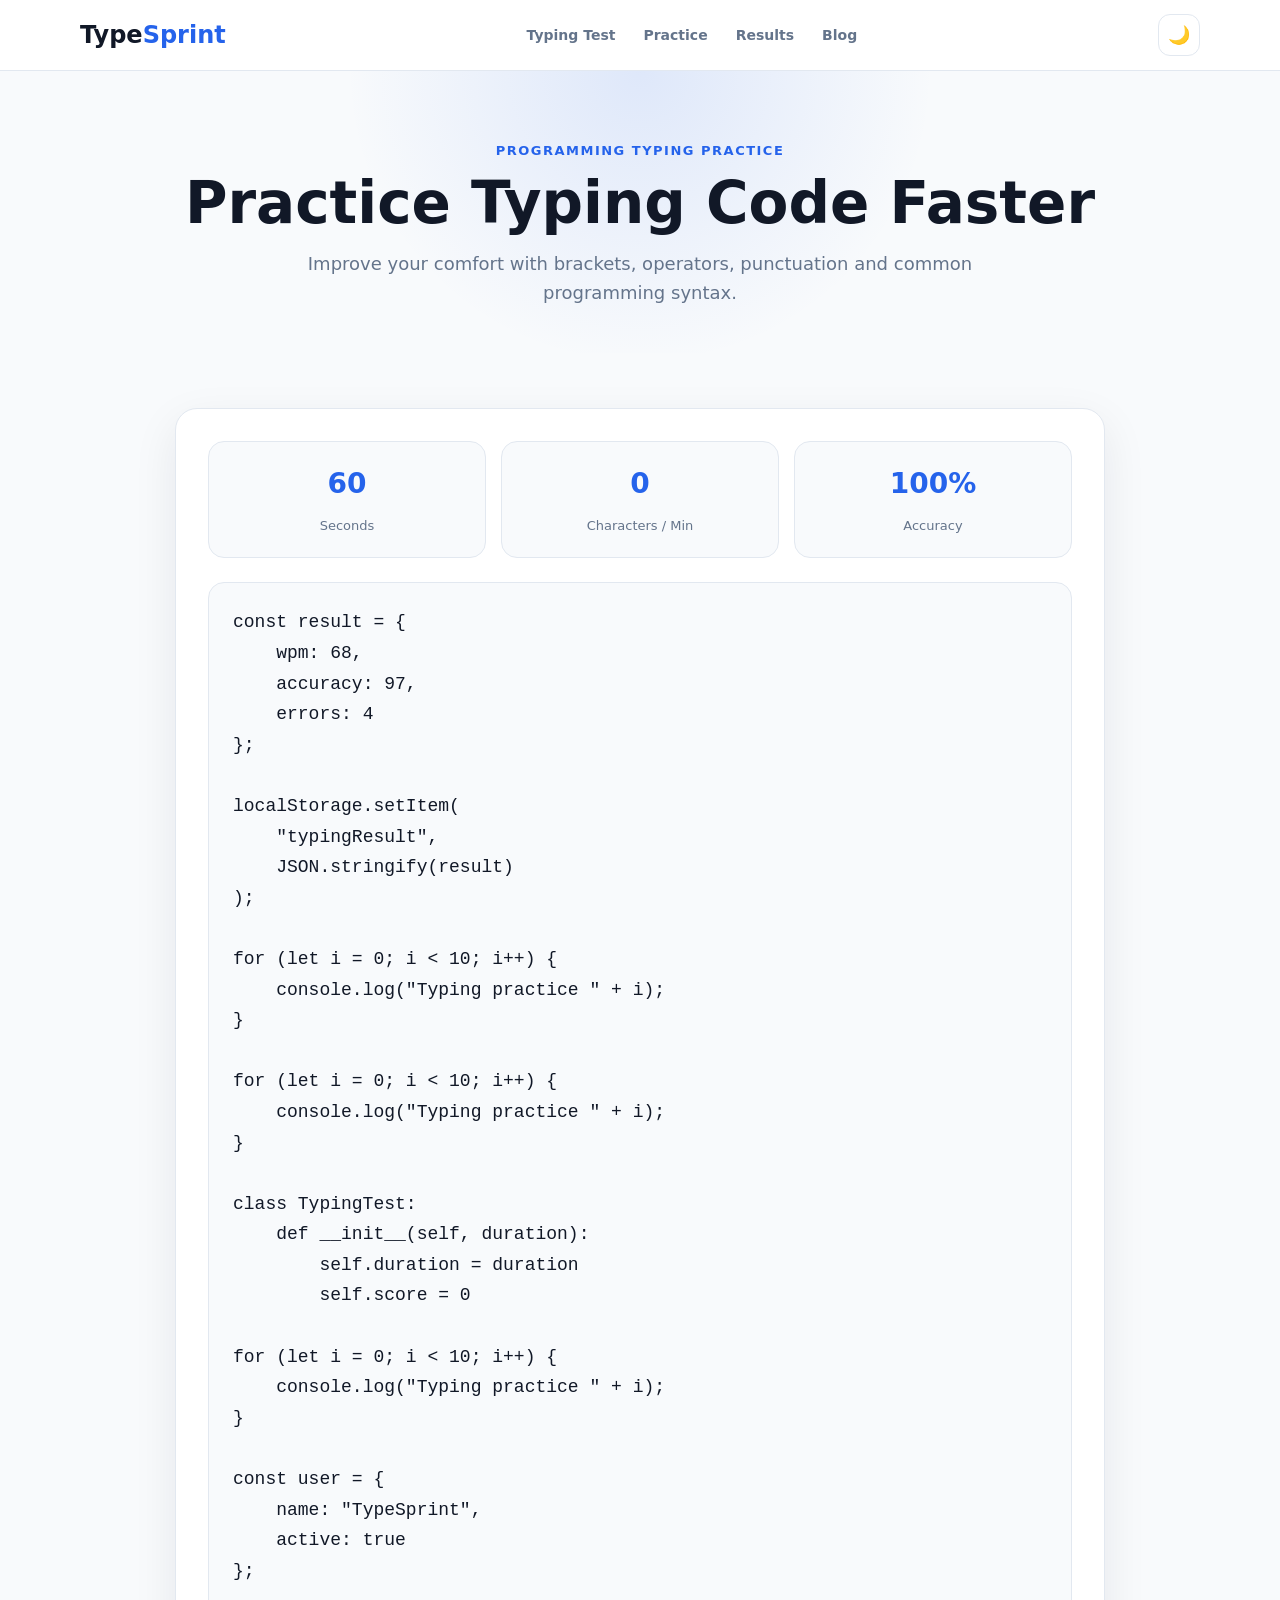
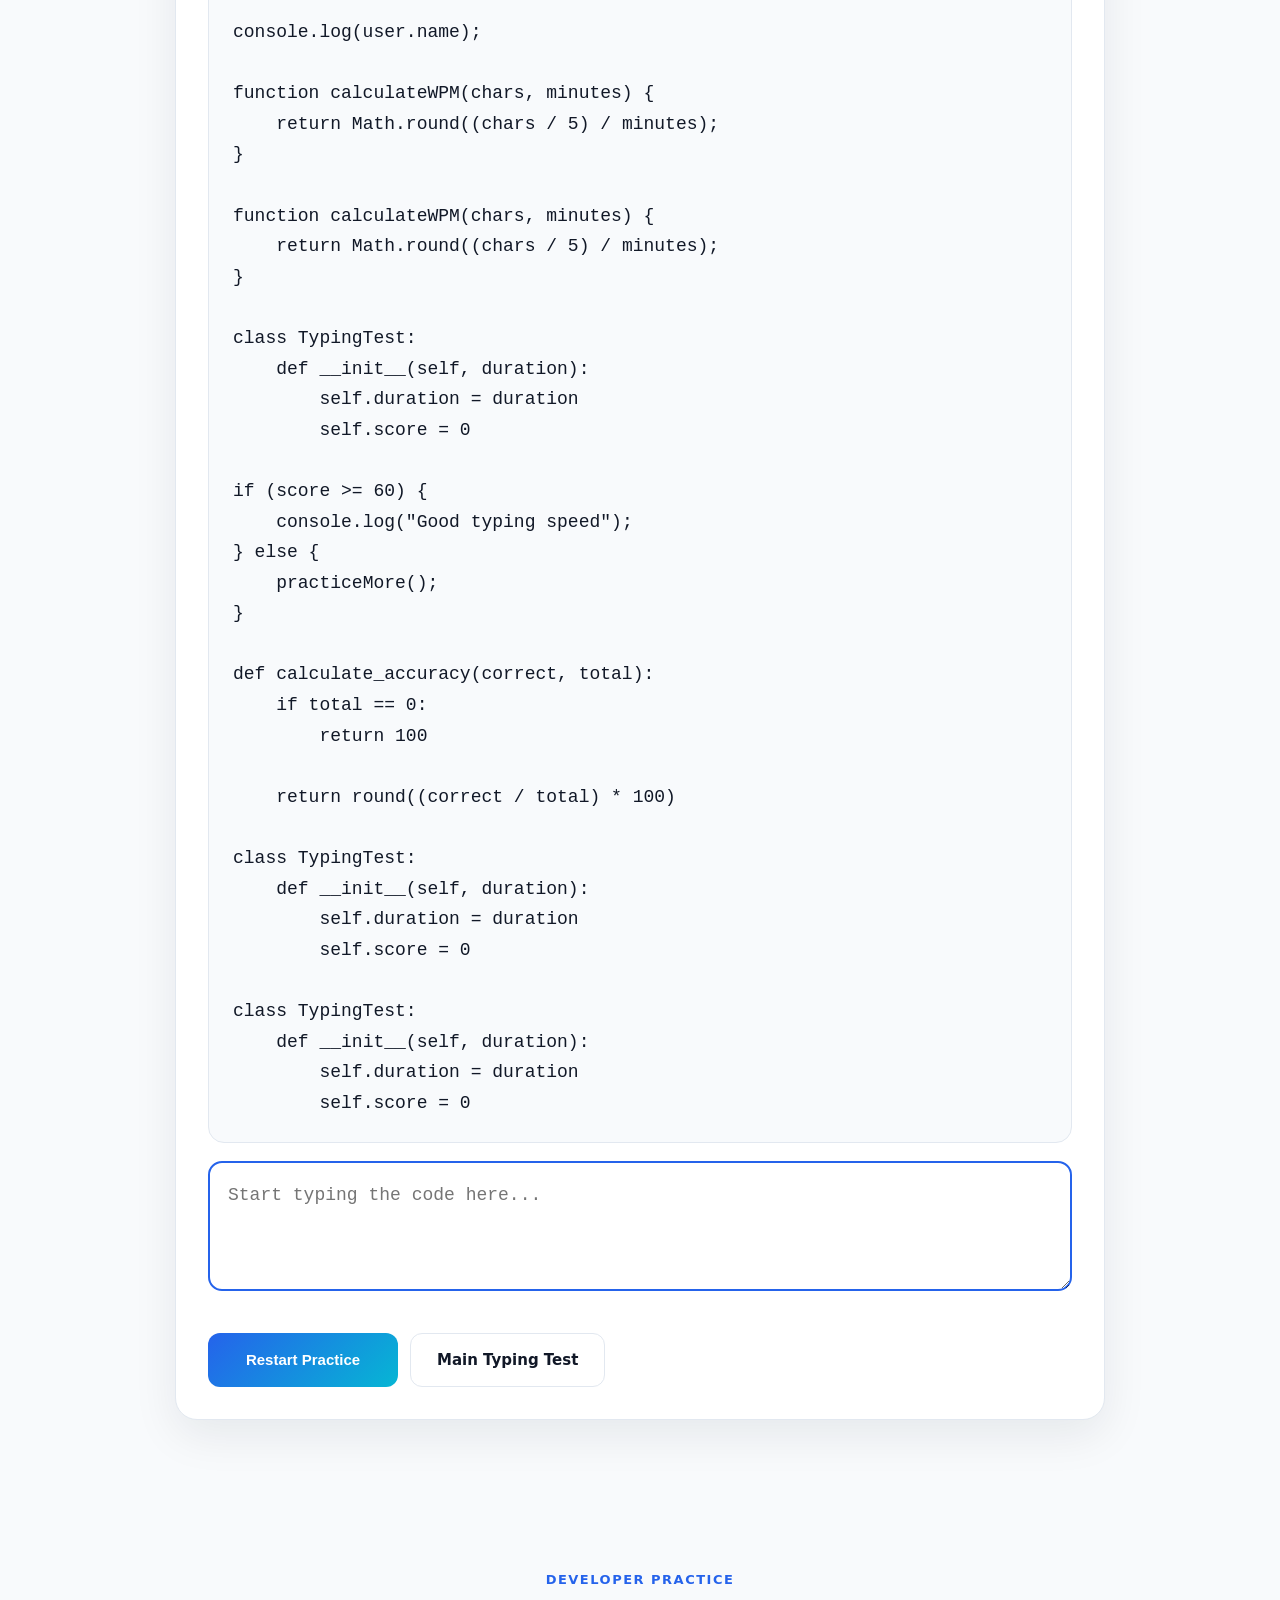
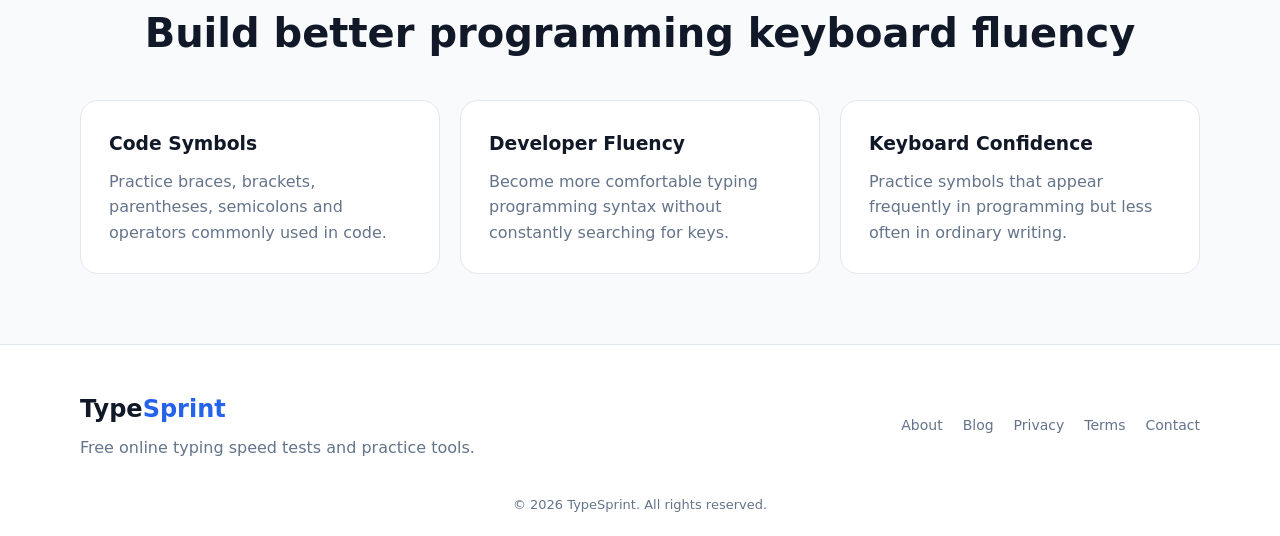
<file: programming-typing-test.html>
<!DOCTYPE html>
<html lang="en">
<head>
    <meta charset="UTF-8">
    <meta name="viewport" content="width=device-width, initial-scale=1.0">

    <title>Programming Typing Test - TypeSprint</title>

    <meta
        name="description"
        content="Practice programming typing online with TypeSprint. Improve speed and accuracy while typing JavaScript, Python and common programming syntax."
    >
    <meta name="robots" content="index, follow">

<link
    rel="canonical"
    href="https://typesprint-eao.pages.dev/programming-typing-test.html"
>

    <link rel="stylesheet" href="styles.css">

    <style>
        .special-hero {
            padding: 70px 0 45px;
            text-align: center;
            background:
                radial-gradient(
                    circle at top,
                    rgba(37,99,235,.12),
                    transparent 42%
                );
        }

        .special-hero h1 {
            font-size: clamp(38px,6vw,58px);
            line-height: 1.08;
            margin-bottom: 16px;
        }

        .special-hero p:not(.eyebrow) {
            max-width: 760px;
            margin: 0 auto;
            color: var(--muted);
            font-size: 18px;
        }

        .practice-area {
            padding: 55px 0 80px;
        }

        .practice-box {
            max-width: 930px;
            margin: 0 auto;
            background: var(--surface);
            border: 1px solid var(--border);
            border-radius: 22px;
            padding: 32px;
            box-shadow: var(--shadow);
        }

        .practice-stats {
            display: grid;
            grid-template-columns: repeat(3,1fr);
            gap: 15px;
            margin-bottom: 24px;
        }

        .stat-box {
            text-align: center;
            padding: 20px;
            background: var(--bg);
            border: 1px solid var(--border);
            border-radius: 16px;
        }

        .stat-box strong {
            display: block;
            font-size: 28px;
            color: var(--primary);
            margin-bottom: 5px;
        }

        .stat-box span {
            color: var(--muted);
            font-size: 13px;
        }

        .code-text {
            min-height: 180px;
            padding: 24px;
            margin-bottom: 18px;

            white-space: pre-wrap;
            overflow-wrap: anywhere;

            font-family:
                "Courier New",
                Consolas,
                monospace;

            font-size: 18px;
            line-height: 1.7;

            background: var(--bg);
            color: var(--text);

            border: 1px solid var(--border);
            border-radius: 16px;
        }

        .code-input {
            width: 100%;
            min-height: 150px;
            padding: 18px;

            font-family:
                "Courier New",
                Consolas,
                monospace;

            font-size: 17px;
            line-height: 1.6;

            border: 2px solid var(--border);
            border-radius: 14px;

            background: var(--surface);
            color: var(--text);

            outline: none;
            resize: vertical;

            tab-size: 4;
        }

        .code-input:focus {
            border-color: var(--primary);
        }

        .practice-actions {
            margin-top: 18px;
            display: flex;
            gap: 12px;
            flex-wrap: wrap;
        }

        .info-section {
            padding: 70px 0;
        }

        .info-grid {
            display: grid;
            grid-template-columns: repeat(3,1fr);
            gap: 20px;
        }

        .info-card {
            padding: 28px;
            background: var(--surface);
            border: 1px solid var(--border);
            border-radius: 18px;
        }

        .info-card h3 {
            margin-bottom: 10px;
        }

        .info-card p {
            color: var(--muted);
        }

        @media(max-width:800px) {
            .info-grid {
                grid-template-columns: 1fr;
            }
        }

        @media(max-width:520px) {
            .practice-stats {
                grid-template-columns: 1fr;
            }
        }
    </style>
</head>

<body>

<header class="site-header">

    <div class="container nav-container">

        <a href="index.html" class="logo">
            Type<span>Sprint</span>
        </a>

        <nav>
            <a href="index.html">Typing Test</a>
            <a href="index.html#practice">Practice</a>
            <a href="results.html">Results</a>
            <a href="blog.html">Blog</a>
        </nav>

        <button
            id="themeToggle"
            class="theme-button"
            aria-label="Toggle dark mode"
        >
            🌙
        </button>

    </div>

</header>


<main>

<section class="special-hero">

    <div class="container">

        <p class="eyebrow">
            PROGRAMMING TYPING PRACTICE
        </p>

        <h1>
            Practice Typing Code Faster
        </h1>

        <p>
            Improve your comfort with brackets, operators,
            punctuation and common programming syntax.
        </p>

    </div>

</section>


<section class="practice-area">

    <div class="container">

        <div class="practice-box">

            <div class="practice-stats">

                <div class="stat-box">
                    <strong id="timer">60</strong>
                    <span>Seconds</span>
                </div>

                <div class="stat-box">
                    <strong id="speed">0</strong>
                    <span>Characters / Min</span>
                </div>

                <div class="stat-box">
                    <strong id="accuracy">100%</strong>
                    <span>Accuracy</span>
                </div>

            </div>


            <pre
                id="typingText"
                class="code-text"
            ></pre>


            <textarea
                id="typingInput"
                class="code-input"
                placeholder="Start typing the code here..."
                autocomplete="off"
                spellcheck="false"
            ></textarea>


            <div class="practice-actions">

                <button
                    id="restartButton"
                    class="primary-button"
                >
                    Restart Practice
                </button>

                <a
                    href="index.html"
                    class="secondary-button"
                    style="display:inline-block;text-decoration:none;"
                >
                    Main Typing Test
                </a>

            </div>

        </div>

    </div>

</section>


<section class="info-section">

    <div class="container">

        <div class="section-heading">

            <p class="eyebrow">
                DEVELOPER PRACTICE
            </p>

            <h2>
                Build better programming keyboard fluency
            </h2>

        </div>


        <div class="info-grid">

            <article class="info-card">

                <h3>
                    Code Symbols
                </h3>

                <p>
                    Practice braces, brackets, parentheses,
                    semicolons and operators commonly used in code.
                </p>

            </article>


            <article class="info-card">

                <h3>
                    Developer Fluency
                </h3>

                <p>
                    Become more comfortable typing programming
                    syntax without constantly searching for keys.
                </p>

            </article>


            <article class="info-card">

                <h3>
                    Keyboard Confidence
                </h3>

                <p>
                    Practice symbols that appear frequently in
                    programming but less often in ordinary writing.
                </p>

            </article>

        </div>

    </div>

</section>

</main>


<footer>

    <div class="container footer-container">

        <div>

            <a href="index.html" class="logo">
                Type<span>Sprint</span>
            </a>

            <p>
                Free online typing speed tests and practice tools.
            </p>

        </div>

        <div class="footer-links">
            <a href="about.html">About</a>
            <a href="blog.html">Blog</a>
            <a href="privacy.html">Privacy</a>
            <a href="terms.html">Terms</a>
            <a href="contact.html">Contact</a>
        </div>

    </div>

    <p class="copyright">
        © 2026 TypeSprint. All rights reserved.
    </p>

</footer>


<script>
    const codeSamples = [

`function calculateWPM(chars, minutes) {
    return Math.round((chars / 5) / minutes);
}`,

`const user = {
    name: "TypeSprint",
    active: true
};

console.log(user.name);`,

`for (let i = 0; i < 10; i++) {
    console.log("Typing practice " + i);
}`,

`if (score >= 60) {
    console.log("Good typing speed");
} else {
    practiceMore();
}`,

`const numbers = [10, 20, 30, 40];

numbers.forEach(value => {
    console.log(value);
});`,

`def calculate_accuracy(correct, total):
    if total == 0:
        return 100

    return round((correct / total) * 100)`,

`class TypingTest:
    def __init__(self, duration):
        self.duration = duration
        self.score = 0`,

`const result = {
    wpm: 68,
    accuracy: 97,
    errors: 4
};

localStorage.setItem(
    "typingResult",
    JSON.stringify(result)
);`

    ];


    const typingText =
        document.getElementById(
            "typingText"
        );

    const typingInput =
        document.getElementById(
            "typingInput"
        );

    const timerDisplay =
        document.getElementById(
            "timer"
        );

    const speedDisplay =
        document.getElementById(
            "speed"
        );

    const accuracyDisplay =
        document.getElementById(
            "accuracy"
        );

    const restartButton =
        document.getElementById(
            "restartButton"
        );


    let currentText = "";
    let timeLeft = 60;
    let timer = null;
    let started = false;


    function randomCode() {

        return codeSamples[
            Math.floor(
                Math.random() *
                codeSamples.length
            )
        ];

    }


    function buildLongCode() {

        let text = "";

        while (text.length < 1200) {

            text +=
                randomCode()
                +
                "\n\n";

        }

        return text.trim();

    }


    function startNewTest() {

        clearInterval(timer);

        currentText =
            buildLongCode();

        typingText.textContent =
            currentText;

        typingInput.value = "";

        typingInput.disabled = false;

        timeLeft = 60;

        started = false;

        timerDisplay.textContent =
            "60";

        speedDisplay.textContent =
            "0";

        accuracyDisplay.textContent =
            "100%";

        typingInput.focus();

    }


    function startTimer() {

        if (started) return;

        started = true;

        timer = setInterval(() => {

            timeLeft--;

            timerDisplay.textContent =
                timeLeft;

            updateStats();

            if (timeLeft <= 0) {

                finishTest();

            }

        }, 1000);

    }


    function updateStats() {

        const typed =
            typingInput.value;

        if (!typed.length) {

            speedDisplay.textContent =
                "0";

            accuracyDisplay.textContent =
                "100%";

            return;

        }


        let correct = 0;


        for (
            let i = 0;
            i < typed.length;
            i++
        ) {

            if (
                typed[i] ===
                currentText[i]
            ) {

                correct++;

            }

        }


        const elapsed =
            Math.max(
                60 - timeLeft,
                1
            );


        const charactersPerMinute =
            Math.round(
                correct /
                (elapsed / 60)
            );


        const accuracy =
            Math.round(
                (
                    correct /
                    typed.length
                ) * 100
            );


        speedDisplay.textContent =
            Math.max(
                charactersPerMinute,
                0
            );


        accuracyDisplay.textContent =
            `${Math.max(
                accuracy,
                0
            )}%`;

    }


    function finishTest() {

        clearInterval(timer);

        typingInput.disabled =
            true;

        timerDisplay.textContent =
            "0";

        updateStats();

    }


    typingInput.addEventListener(
        "input",
        () => {

            startTimer();

            updateStats();

        }
    );


    typingInput.addEventListener(
        "keydown",
        event => {

            if (
                event.key === "Tab"
            ) {

                event.preventDefault();

                const start =
                    typingInput
                        .selectionStart;

                const end =
                    typingInput
                        .selectionEnd;

                typingInput.value =
                    typingInput.value
                        .substring(
                            0,
                            start
                        )
                    +
                    "    "
                    +
                    typingInput.value
                        .substring(
                            end
                        );

                typingInput.selectionStart =
                    typingInput.selectionEnd =
                        start + 4;

                startTimer();
                updateStats();

            }

        }
    );


    restartButton.addEventListener(
        "click",
        startNewTest
    );


    startNewTest();


    const themeToggle =
        document.getElementById(
            "themeToggle"
        );


    themeToggle.addEventListener(
        "click",
        () => {

            document.body.classList.toggle(
                "dark"
            );

            const dark =
                document.body.classList.contains(
                    "dark"
                );

            themeToggle.textContent =
                dark
                    ? "☀️"
                    : "🌙";

            localStorage.setItem(
                "typesprintTheme",
                dark
                    ? "dark"
                    : "light"
            );

        }
    );


    if (
        localStorage.getItem(
            "typesprintTheme"
        ) === "dark"
    ) {

        document.body.classList.add(
            "dark"
        );

        themeToggle.textContent =
            "☀️";

    }
</script>

</body>
</html>
</file>
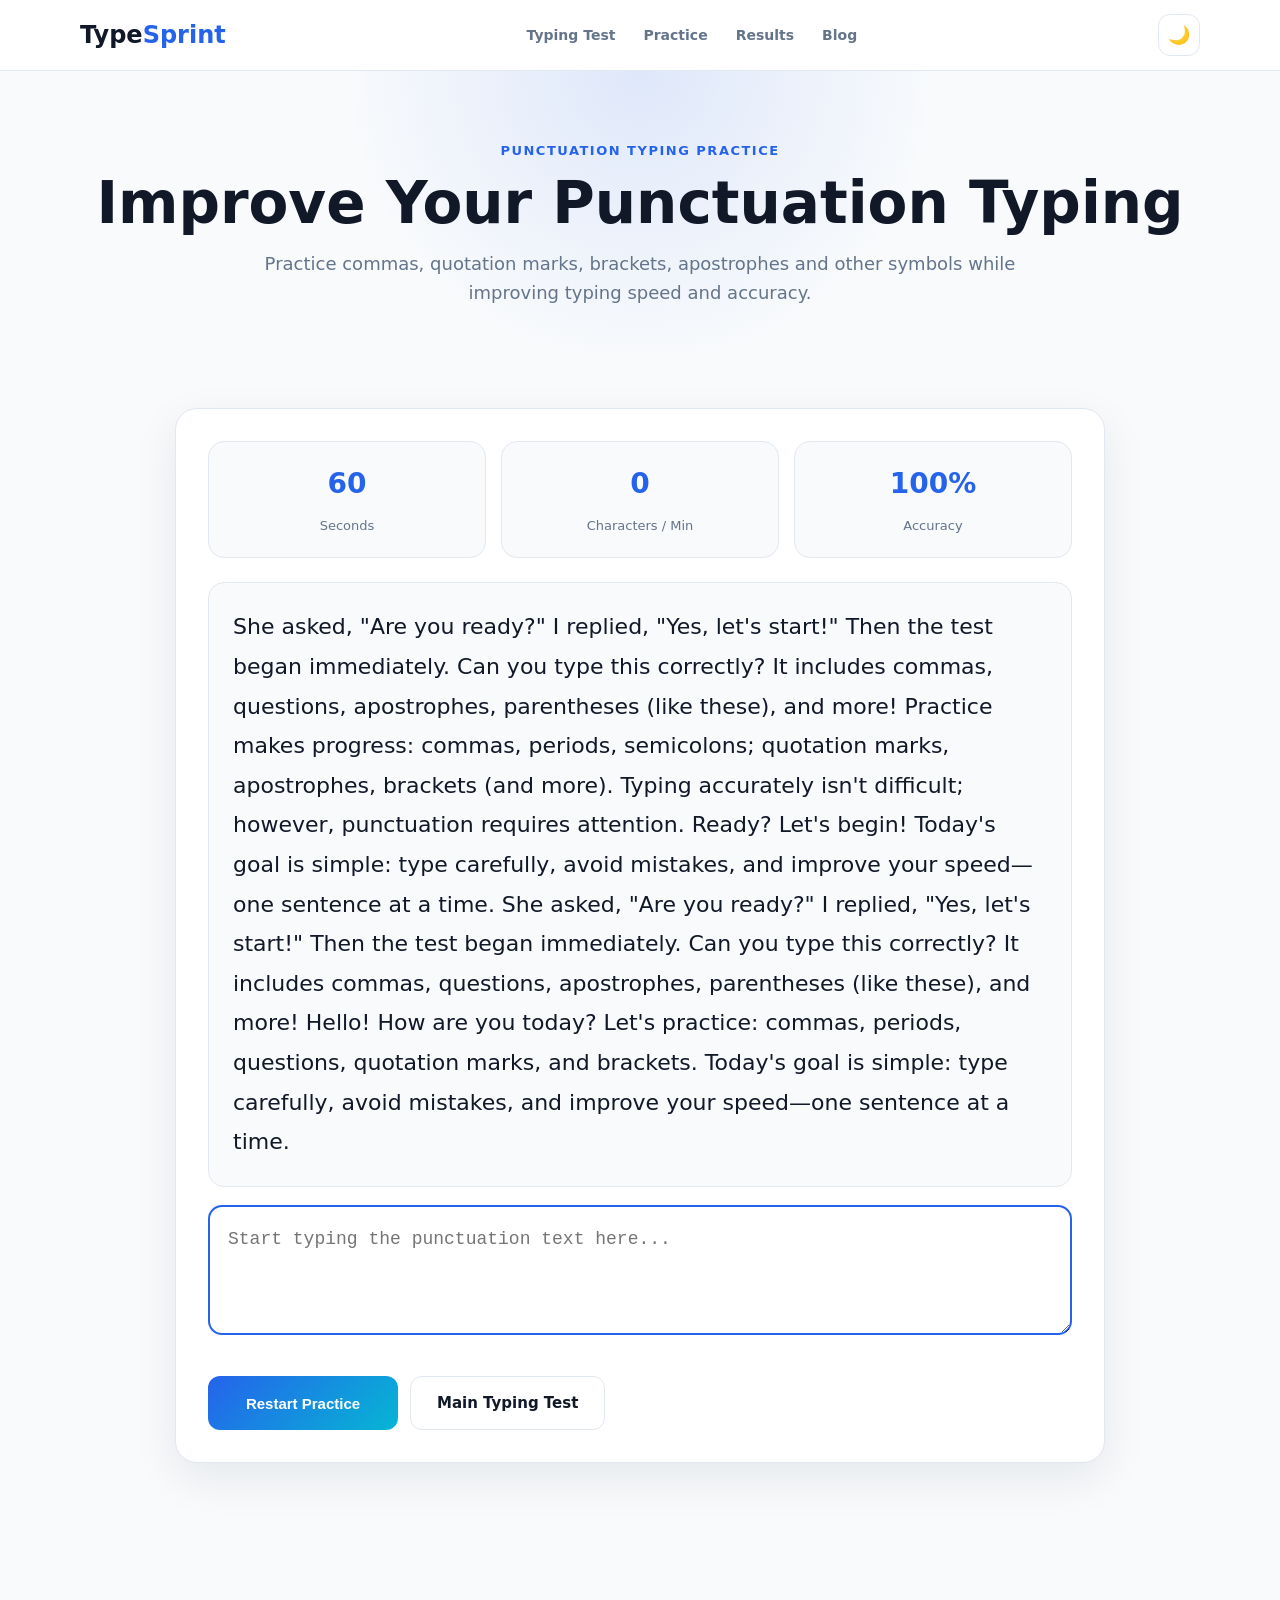
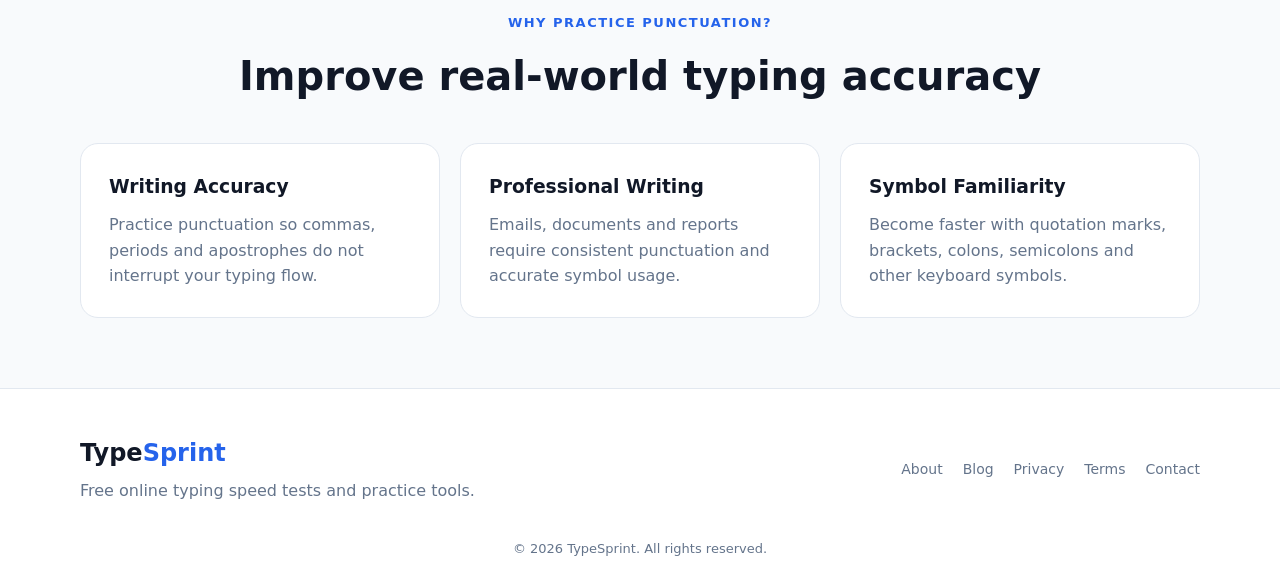
<file: punctuation-typing-test.html>
<!DOCTYPE html>
<html lang="en">
<head>
    <meta charset="UTF-8">
    <meta name="viewport" content="width=device-width, initial-scale=1.0">

    <title>Punctuation Typing Test - TypeSprint</title>

    <meta
        name="description"
        content="Practice punctuation typing online with TypeSprint. Improve speed and accuracy using commas, periods, quotation marks, brackets, apostrophes and symbols."
    >
    <meta name="robots" content="index, follow">

<link
    rel="canonical"
    href="https://typesprint-eao.pages.dev/punctuation-typing-test.html"
>

    <link rel="stylesheet" href="styles.css">

    <style>
        .special-hero {
            padding: 70px 0 45px;
            text-align: center;
            background:
                radial-gradient(
                    circle at top,
                    rgba(37, 99, 235, 0.12),
                    transparent 42%
                );
        }

        .special-hero h1 {
            font-size: clamp(38px, 6vw, 58px);
            line-height: 1.08;
            margin-bottom: 16px;
        }

        .special-hero p:not(.eyebrow) {
            max-width: 760px;
            margin: 0 auto;
            color: var(--muted);
            font-size: 18px;
        }

        .practice-area {
            padding: 55px 0 80px;
        }

        .practice-box {
            max-width: 930px;
            margin: 0 auto;
            background: var(--surface);
            border: 1px solid var(--border);
            border-radius: 22px;
            padding: 32px;
            box-shadow: var(--shadow);
        }

        .practice-stats {
            display: grid;
            grid-template-columns: repeat(3, 1fr);
            gap: 15px;
            margin-bottom: 24px;
        }

        .stat-box {
            text-align: center;
            padding: 20px;
            background: var(--bg);
            border: 1px solid var(--border);
            border-radius: 16px;
        }

        .stat-box strong {
            display: block;
            font-size: 28px;
            color: var(--primary);
            margin-bottom: 5px;
        }

        .stat-box span {
            font-size: 13px;
            color: var(--muted);
        }

        .typing-text {
            padding: 24px;
            min-height: 150px;
            font-size: 22px;
            line-height: 1.8;
            background: var(--bg);
            border: 1px solid var(--border);
            border-radius: 16px;
            margin-bottom: 18px;
            color: var(--text);
        }

        .typing-input {
            width: 100%;
            min-height: 130px;
            padding: 18px;
            font-size: 19px;
            line-height: 1.6;
            border-radius: 14px;
            border: 2px solid var(--border);
            background: var(--surface);
            color: var(--text);
            outline: none;
            resize: vertical;
        }

        .typing-input:focus {
            border-color: var(--primary);
        }

        .practice-actions {
            margin-top: 18px;
            display: flex;
            gap: 12px;
            flex-wrap: wrap;
        }

        .info-section {
            padding: 70px 0;
        }

        .info-grid {
            display: grid;
            grid-template-columns: repeat(3, 1fr);
            gap: 20px;
        }

        .info-card {
            padding: 28px;
            background: var(--surface);
            border: 1px solid var(--border);
            border-radius: 18px;
        }

        .info-card h3 {
            margin-bottom: 10px;
        }

        .info-card p {
            color: var(--muted);
        }

        @media(max-width: 800px) {
            .info-grid {
                grid-template-columns: 1fr;
            }
        }

        @media(max-width: 520px) {
            .practice-stats {
                grid-template-columns: 1fr;
            }
        }
    </style>
</head>

<body>

<header class="site-header">
    <div class="container nav-container">

        <a href="index.html" class="logo">
            Type<span>Sprint</span>
        </a>

        <nav>
            <a href="index.html">Typing Test</a>
            <a href="index.html#practice">Practice</a>
            <a href="results.html">Results</a>
            <a href="blog.html">Blog</a>
        </nav>

        <button
            id="themeToggle"
            class="theme-button"
            aria-label="Toggle dark mode"
        >
            🌙
        </button>

    </div>
</header>


<main>

<section class="special-hero">

    <div class="container">

        <p class="eyebrow">
            PUNCTUATION TYPING PRACTICE
        </p>

        <h1>
            Improve Your Punctuation Typing
        </h1>

        <p>
            Practice commas, quotation marks, brackets, apostrophes
            and other symbols while improving typing speed and accuracy.
        </p>

    </div>

</section>


<section class="practice-area">

    <div class="container">

        <div class="practice-box">

            <div class="practice-stats">

                <div class="stat-box">
                    <strong id="timer">60</strong>
                    <span>Seconds</span>
                </div>

                <div class="stat-box">
                    <strong id="speed">0</strong>
                    <span>Characters / Min</span>
                </div>

                <div class="stat-box">
                    <strong id="accuracy">100%</strong>
                    <span>Accuracy</span>
                </div>

            </div>


            <div
                id="typingText"
                class="typing-text"
            ></div>


            <textarea
                id="typingInput"
                class="typing-input"
                placeholder="Start typing the punctuation text here..."
                autocomplete="off"
                spellcheck="false"
            ></textarea>


            <div class="practice-actions">

                <button
                    id="restartButton"
                    class="primary-button"
                >
                    Restart Practice
                </button>

                <a
                    href="index.html"
                    class="secondary-button"
                    style="text-decoration:none;display:inline-block;"
                >
                    Main Typing Test
                </a>

            </div>

        </div>

    </div>

</section>


<section class="info-section">

    <div class="container">

        <div class="section-heading">

            <p class="eyebrow">
                WHY PRACTICE PUNCTUATION?
            </p>

            <h2>
                Improve real-world typing accuracy
            </h2>

        </div>


        <div class="info-grid">

            <article class="info-card">
                <h3>Writing Accuracy</h3>
                <p>
                    Practice punctuation so commas, periods and
                    apostrophes do not interrupt your typing flow.
                </p>
            </article>


            <article class="info-card">
                <h3>Professional Writing</h3>
                <p>
                    Emails, documents and reports require consistent
                    punctuation and accurate symbol usage.
                </p>
            </article>


            <article class="info-card">
                <h3>Symbol Familiarity</h3>
                <p>
                    Become faster with quotation marks, brackets,
                    colons, semicolons and other keyboard symbols.
                </p>
            </article>

        </div>

    </div>

</section>

</main>


<footer>

    <div class="container footer-container">

        <div>

            <a href="index.html" class="logo">
                Type<span>Sprint</span>
            </a>

            <p>
                Free online typing speed tests and practice tools.
            </p>

        </div>

        <div class="footer-links">
            <a href="about.html">About</a>
            <a href="blog.html">Blog</a>
            <a href="privacy.html">Privacy</a>
            <a href="terms.html">Terms</a>
            <a href="contact.html">Contact</a>
        </div>

    </div>

    <p class="copyright">
        © 2026 TypeSprint. All rights reserved.
    </p>

</footer>


<script>
    const samples = [
        `Hello! How are you today? Let's practice: commas, periods, questions, quotation marks, and brackets.`,

        `Typing accurately isn't difficult; however, punctuation requires attention. Ready? Let's begin!`,

        `Practice makes progress: commas, periods, semicolons; quotation marks, apostrophes, brackets (and more).`,

        `She asked, "Are you ready?" I replied, "Yes, let's start!" Then the test began immediately.`,

        `Emails, reports, notes, and documents often use punctuation correctly; practice helps you type them faster.`,

        `Today's goal is simple: type carefully, avoid mistakes, and improve your speed—one sentence at a time.`,

        `Can you type this correctly? It includes commas, questions, apostrophes, parentheses (like these), and more!`
    ];


    const typingText =
        document.getElementById("typingText");

    const typingInput =
        document.getElementById("typingInput");

    const timerDisplay =
        document.getElementById("timer");

    const speedDisplay =
        document.getElementById("speed");

    const accuracyDisplay =
        document.getElementById("accuracy");

    const restartButton =
        document.getElementById("restartButton");


    let currentText = "";
    let timeLeft = 60;
    let timer = null;
    let started = false;


    function getRandomSample() {

        return samples[
            Math.floor(
                Math.random() * samples.length
            )
        ];
    }


    function buildLongText() {

        let text = "";

        while (text.length < 900) {

            text += getRandomSample() + " ";

        }

        return text.trim();
    }


    function startNewTest() {

        clearInterval(timer);

        currentText = buildLongText();

        typingText.textContent =
            currentText;

        typingInput.value = "";

        typingInput.disabled = false;

        timeLeft = 60;
        started = false;

        timerDisplay.textContent = "60";
        speedDisplay.textContent = "0";
        accuracyDisplay.textContent = "100%";

        typingInput.focus();
    }


    function startTimer() {

        if (started) return;

        started = true;

        timer = setInterval(() => {

            timeLeft--;

            timerDisplay.textContent =
                timeLeft;

            updateStats();

            if (timeLeft <= 0) {

                finishTest();

            }

        }, 1000);

    }


    function updateStats() {

        const typed =
            typingInput.value;

        if (!typed.length) {

            speedDisplay.textContent = "0";
            accuracyDisplay.textContent = "100%";
            return;

        }

        let correct = 0;

        for (
            let i = 0;
            i < typed.length;
            i++
        ) {

            if (
                typed[i] ===
                currentText[i]
            ) {

                correct++;

            }

        }


        const elapsed =
            Math.max(
                60 - timeLeft,
                1
            );


        const charactersPerMinute =
            Math.round(
                correct /
                (elapsed / 60)
            );


        const accuracy =
            Math.round(
                (
                    correct /
                    typed.length
                ) * 100
            );


        speedDisplay.textContent =
            Math.max(
                charactersPerMinute,
                0
            );


        accuracyDisplay.textContent =
            `${Math.max(
                accuracy,
                0
            )}%`;

    }


    function finishTest() {

        clearInterval(timer);

        typingInput.disabled = true;

        timerDisplay.textContent = "0";

        updateStats();

    }


    typingInput.addEventListener(
        "input",
        () => {

            startTimer();
            updateStats();

        }
    );


    restartButton.addEventListener(
        "click",
        startNewTest
    );


    startNewTest();


    const themeToggle =
        document.getElementById(
            "themeToggle"
        );


    themeToggle.addEventListener(
        "click",
        () => {

            document.body.classList.toggle(
                "dark"
            );

            const dark =
                document.body.classList.contains(
                    "dark"
                );

            themeToggle.textContent =
                dark ? "☀️" : "🌙";

            localStorage.setItem(
                "typesprintTheme",
                dark ? "dark" : "light"
            );

        }
    );


    if (
        localStorage.getItem(
            "typesprintTheme"
        ) === "dark"
    ) {

        document.body.classList.add(
            "dark"
        );

        themeToggle.textContent =
            "☀️";

    }
</script>

</body>
</html>
</file>
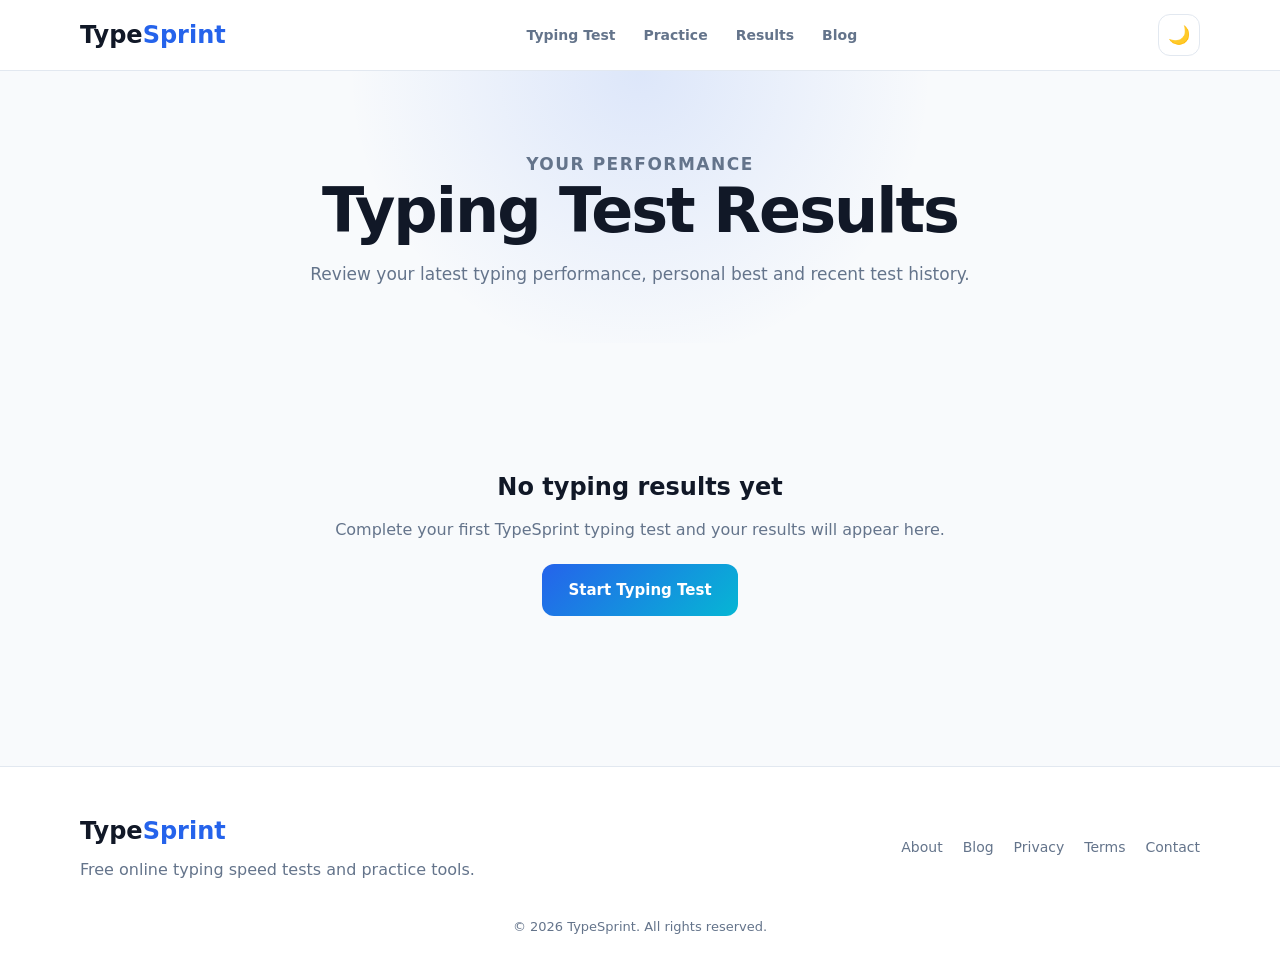
<file: results.html>
<!DOCTYPE html>
<html lang="en">
<head>
    <meta charset="UTF-8">
    <meta name="viewport" content="width=device-width, initial-scale=1.0">

    <title>Typing Test Results - TypeSprint</title>

    <meta
        name="description"
        content="View your latest TypeSprint typing test result, including WPM, accuracy, errors, duration, typing mode, personal best and recent test history."
    >

    <link rel="stylesheet" href="styles.css">

    <style>
        .results-hero {
            padding: 80px 0 55px;
            text-align: center;

            background:
                radial-gradient(
                    circle at top,
                    rgba(37, 99, 235, 0.13),
                    transparent 42%
                );
        }

        .results-hero h1 {
            font-size: clamp(40px, 6vw, 62px);
            line-height: 1.08;
            letter-spacing: -2px;
            margin-bottom: 16px;
        }

        .results-hero p {
            max-width: 700px;
            margin: 0 auto;
            color: var(--muted);
            font-size: 17px;
        }

        .results-page {
            padding: 65px 0 90px;
        }

        .latest-result {
            background: var(--surface);
            border: 1px solid var(--border);
            border-radius: 24px;
            padding: 36px;
            box-shadow: var(--shadow);
            margin-bottom: 40px;
        }

        .latest-main {
            text-align: center;
            margin-bottom: 35px;
        }

        .latest-main .score {
            font-size: clamp(64px, 10vw, 100px);
            font-weight: 900;
            line-height: 1;
            color: var(--primary);
        }

        .latest-main .label {
            color: var(--muted);
            font-size: 16px;
            margin-top: 8px;
        }

        .result-metrics {
            display: grid;
            grid-template-columns: repeat(4, 1fr);
            gap: 16px;
        }

        .metric-card {
            background: var(--bg);
            border: 1px solid var(--border);
            border-radius: 16px;
            padding: 24px;
            text-align: center;
        }

        .metric-card strong {
            display: block;
            font-size: 28px;
            color: var(--primary);
            margin-bottom: 6px;
        }

        .metric-card span {
            color: var(--muted);
            font-size: 13px;
        }

        .best-card {
            margin-top: 24px;
            padding: 25px;

            display: flex;
            justify-content: space-between;
            align-items: center;
            gap: 20px;

            border-radius: 18px;
            border: 1px solid var(--border);

            background:
                linear-gradient(
                    135deg,
                    rgba(37, 99, 235, 0.08),
                    rgba(6, 182, 212, 0.08)
                );
        }

        .best-card h3 {
            margin-bottom: 5px;
        }

        .best-card p {
            color: var(--muted);
        }

        .best-number {
            font-size: 36px;
            font-weight: 900;
            color: var(--primary);
            white-space: nowrap;
        }

        .results-actions {
            display: flex;
            justify-content: center;
            gap: 12px;
            flex-wrap: wrap;
            margin-top: 28px;
        }

        .history-section {
            margin-top: 65px;
        }

        .history-card {
            background: var(--surface);
            border: 1px solid var(--border);
            border-radius: 20px;
            overflow: hidden;
        }

        .history-table-wrapper {
            overflow-x: auto;
        }

        .history-table {
            width: 100%;
            border-collapse: collapse;
        }

        .history-table th,
        .history-table td {
            padding: 16px 18px;
            text-align: left;
            border-bottom: 1px solid var(--border);
        }

        .history-table th {
            background: var(--bg);
            font-size: 13px;
            text-transform: uppercase;
            letter-spacing: 0.5px;
        }

        .history-table td {
            color: var(--muted);
        }

        .history-table strong {
            color: var(--text);
        }

        .empty-state {
            text-align: center;
            padding: 60px 25px;
        }

        .empty-state h2 {
            margin-bottom: 10px;
        }

        .empty-state p {
            color: var(--muted);
            margin-bottom: 22px;
        }

        @media (max-width: 800px) {
            .result-metrics {
                grid-template-columns: repeat(2, 1fr);
            }

            .best-card {
                flex-direction: column;
                align-items: flex-start;
            }
        }

        @media (max-width: 500px) {
            .result-metrics {
                grid-template-columns: 1fr;
            }
        }
    </style>
</head>

<body>

<header class="site-header">

    <div class="container nav-container">

        <a href="index.html" class="logo">
            Type<span>Sprint</span>
        </a>

        <nav>
            <a href="index.html">Typing Test</a>
            <a href="index.html#practice">Practice</a>
            <a href="results.html">Results</a>
            <a href="blog.html">Blog</a>
        </nav>

        <button
            id="themeToggle"
            class="theme-button"
            aria-label="Toggle dark mode"
        >
            🌙
        </button>

    </div>

</header>


<main>

<section class="results-hero">

    <div class="container">

        <p class="eyebrow">
            YOUR PERFORMANCE
        </p>

        <h1>
            Typing Test Results
        </h1>

        <p>
            Review your latest typing performance, personal best
            and recent test history.
        </p>

    </div>

</section>


<section class="results-page">

    <div class="container">

        <div id="resultsDashboard">

            <section class="latest-result">

                <div class="latest-main">

                    <div id="latestWpm" class="score">
                        0
                    </div>

                    <div class="label">
                        Words Per Minute
                    </div>

                </div>


                <div class="result-metrics">

                    <div class="metric-card">
                        <strong id="latestAccuracy">0%</strong>
                        <span>Accuracy</span>
                    </div>

                    <div class="metric-card">
                        <strong id="latestErrors">0</strong>
                        <span>Errors</span>
                    </div>

                    <div class="metric-card">
                        <strong id="latestDuration">0</strong>
                        <span>Duration</span>
                    </div>

                    <div class="metric-card">
                        <strong id="latestMode">Normal</strong>
                        <span>Mode</span>
                    </div>

                </div>


                <div class="best-card">

                    <div>
                        <h3>
                            Personal Best
                        </h3>

                        <p>
                            Your highest saved WPM on this browser.
                        </p>
                    </div>

                    <div class="best-number">
                        <span id="bestWpm">0</span> WPM
                    </div>

                </div>


                <div class="results-actions">

                    <a
                        href="index.html"
                        class="primary-button"
                        style="display:inline-block;text-decoration:none;"
                    >
                        Try Again
                    </a>

                    <a
                        href="index.html#practice"
                        class="secondary-button"
                        style="display:inline-block;text-decoration:none;"
                    >
                        Practice More
                    </a>

                </div>

            </section>


            <section class="history-section">

                <div class="section-heading">

                    <p class="eyebrow">
                        TEST HISTORY
                    </p>

                    <h2>
                        Recent Results
                    </h2>

                    <p>
                        Your most recent typing tests saved on this browser.
                    </p>

                </div>


                <div class="history-card">

                    <div class="history-table-wrapper">

                        <table class="history-table">

                            <thead>
                                <tr>
                                    <th>WPM</th>
                                    <th>Accuracy</th>
                                    <th>Errors</th>
                                    <th>Duration</th>
                                    <th>Mode</th>
                                    <th>Date</th>
                                </tr>
                            </thead>

                            <tbody id="historyBody"></tbody>

                        </table>

                    </div>

                </div>

            </section>

        </div>


        <div id="emptyState" class="empty-state hidden">

            <h2>
                No typing results yet
            </h2>

            <p>
                Complete your first TypeSprint typing test and your results
                will appear here.
            </p>

            <a
                href="index.html"
                class="primary-button"
                style="display:inline-block;text-decoration:none;"
            >
                Start Typing Test
            </a>

        </div>

    </div>

</section>

</main>


<footer>

    <div class="container footer-container">

        <div>
            <a href="index.html" class="logo">
                Type<span>Sprint</span>
            </a>

            <p>
                Free online typing speed tests and practice tools.
            </p>
        </div>

        <div class="footer-links">
            <a href="about.html">About</a>
            <a href="blog.html">Blog</a>
            <a href="privacy.html">Privacy</a>
            <a href="terms.html">Terms</a>
            <a href="contact.html">Contact</a>
        </div>

    </div>

    <p class="copyright">
        © 2026 TypeSprint. All rights reserved.
    </p>

</footer>


<script>
    const history =
        JSON.parse(
            localStorage.getItem("typesprintHistory") || "[]"
        );

    const dashboard =
        document.getElementById("resultsDashboard");

    const emptyState =
        document.getElementById("emptyState");


    if (!history.length) {

        dashboard.classList.add("hidden");
        emptyState.classList.remove("hidden");

    } else {

        const latest = history[0];

        document.getElementById("latestWpm").textContent =
            latest.wpm;

        document.getElementById("latestAccuracy").textContent =
            `${latest.accuracy}%`;

        document.getElementById("latestErrors").textContent =
            latest.errors;

        document.getElementById("latestDuration").textContent =
            latest.duration;

        document.getElementById("latestMode").textContent =
            latest.mode;


        const best =
            Math.max(
                ...history.map(
                    item => Number(item.wpm) || 0
                )
            );

        document.getElementById("bestWpm").textContent =
            best;


        const historyBody =
            document.getElementById("historyBody");


        history.slice(0, 10).forEach(result => {

            const row =
                document.createElement("tr");

            row.innerHTML = `
                <td>
                    <strong>${result.wpm}</strong>
                </td>

                <td>
                    ${result.accuracy}%
                </td>

                <td>
                    ${result.errors}
                </td>

                <td>
                    ${result.duration}
                </td>

                <td>
                    ${result.mode}
                </td>

                <td>
                    ${result.date}
                </td>
            `;

            historyBody.appendChild(row);

        });

    }


    const themeToggle =
        document.getElementById("themeToggle");


    themeToggle.addEventListener(
        "click",
        () => {

            document.body.classList.toggle("dark");

            const dark =
                document.body.classList.contains("dark");

            themeToggle.textContent =
                dark ? "☀️" : "🌙";

            localStorage.setItem(
                "typesprintTheme",
                dark ? "dark" : "light"
            );

        }
    );


    if (
        localStorage.getItem("typesprintTheme")
        === "dark"
    ) {

        document.body.classList.add("dark");

        themeToggle.textContent = "☀️";

    }
</script>

</body>
</html>
</file>
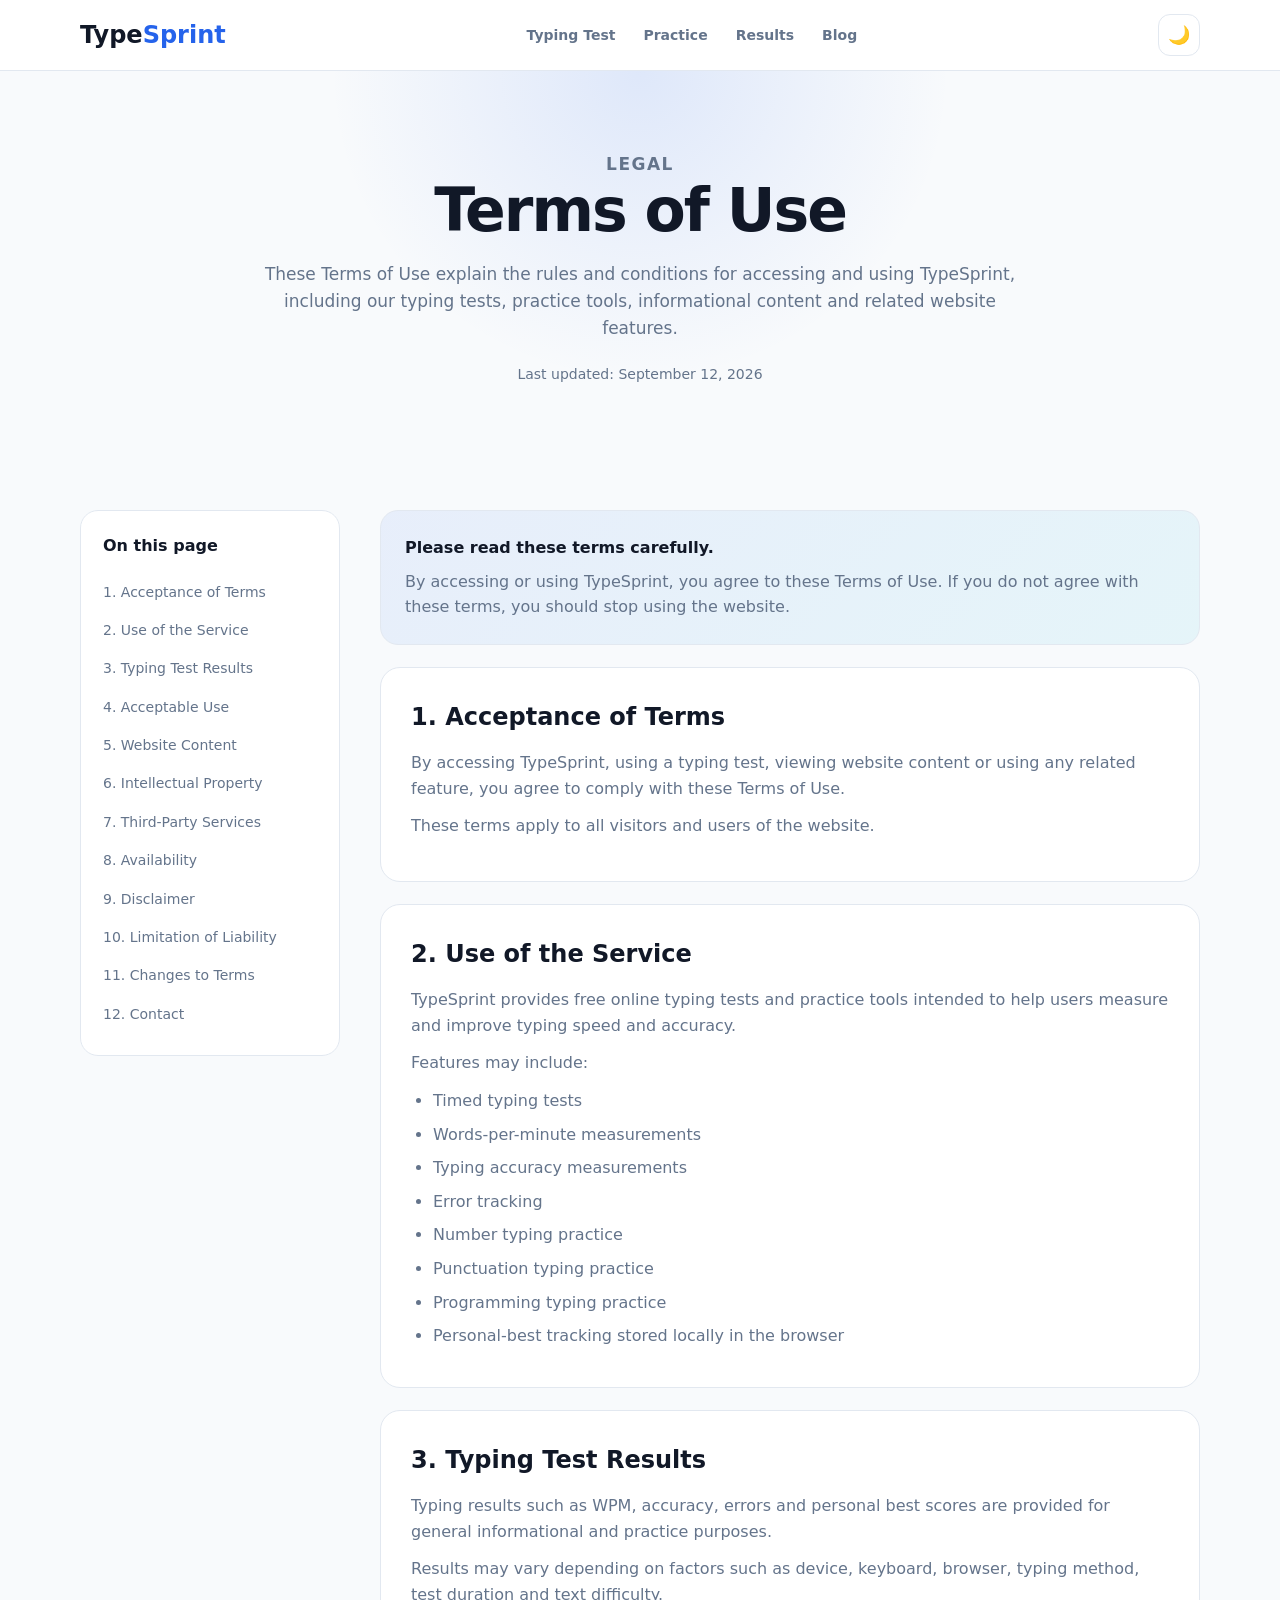
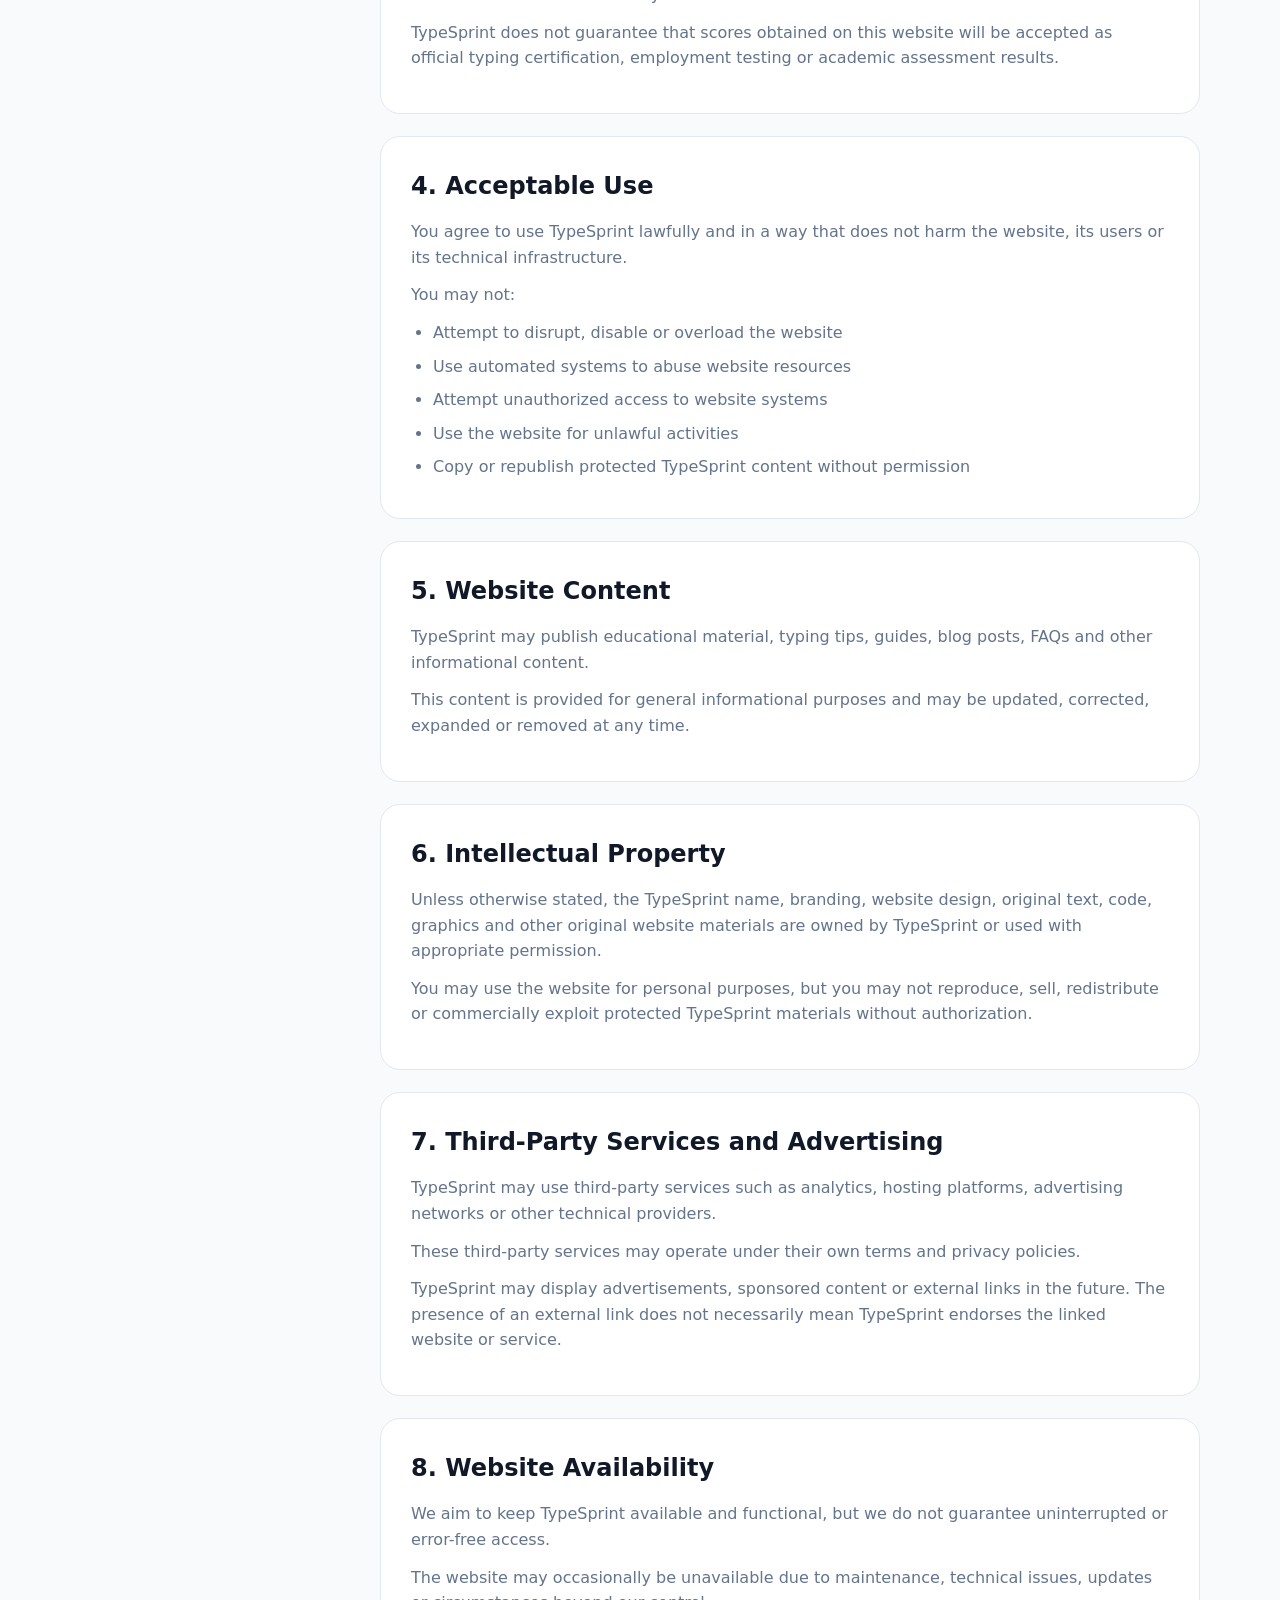
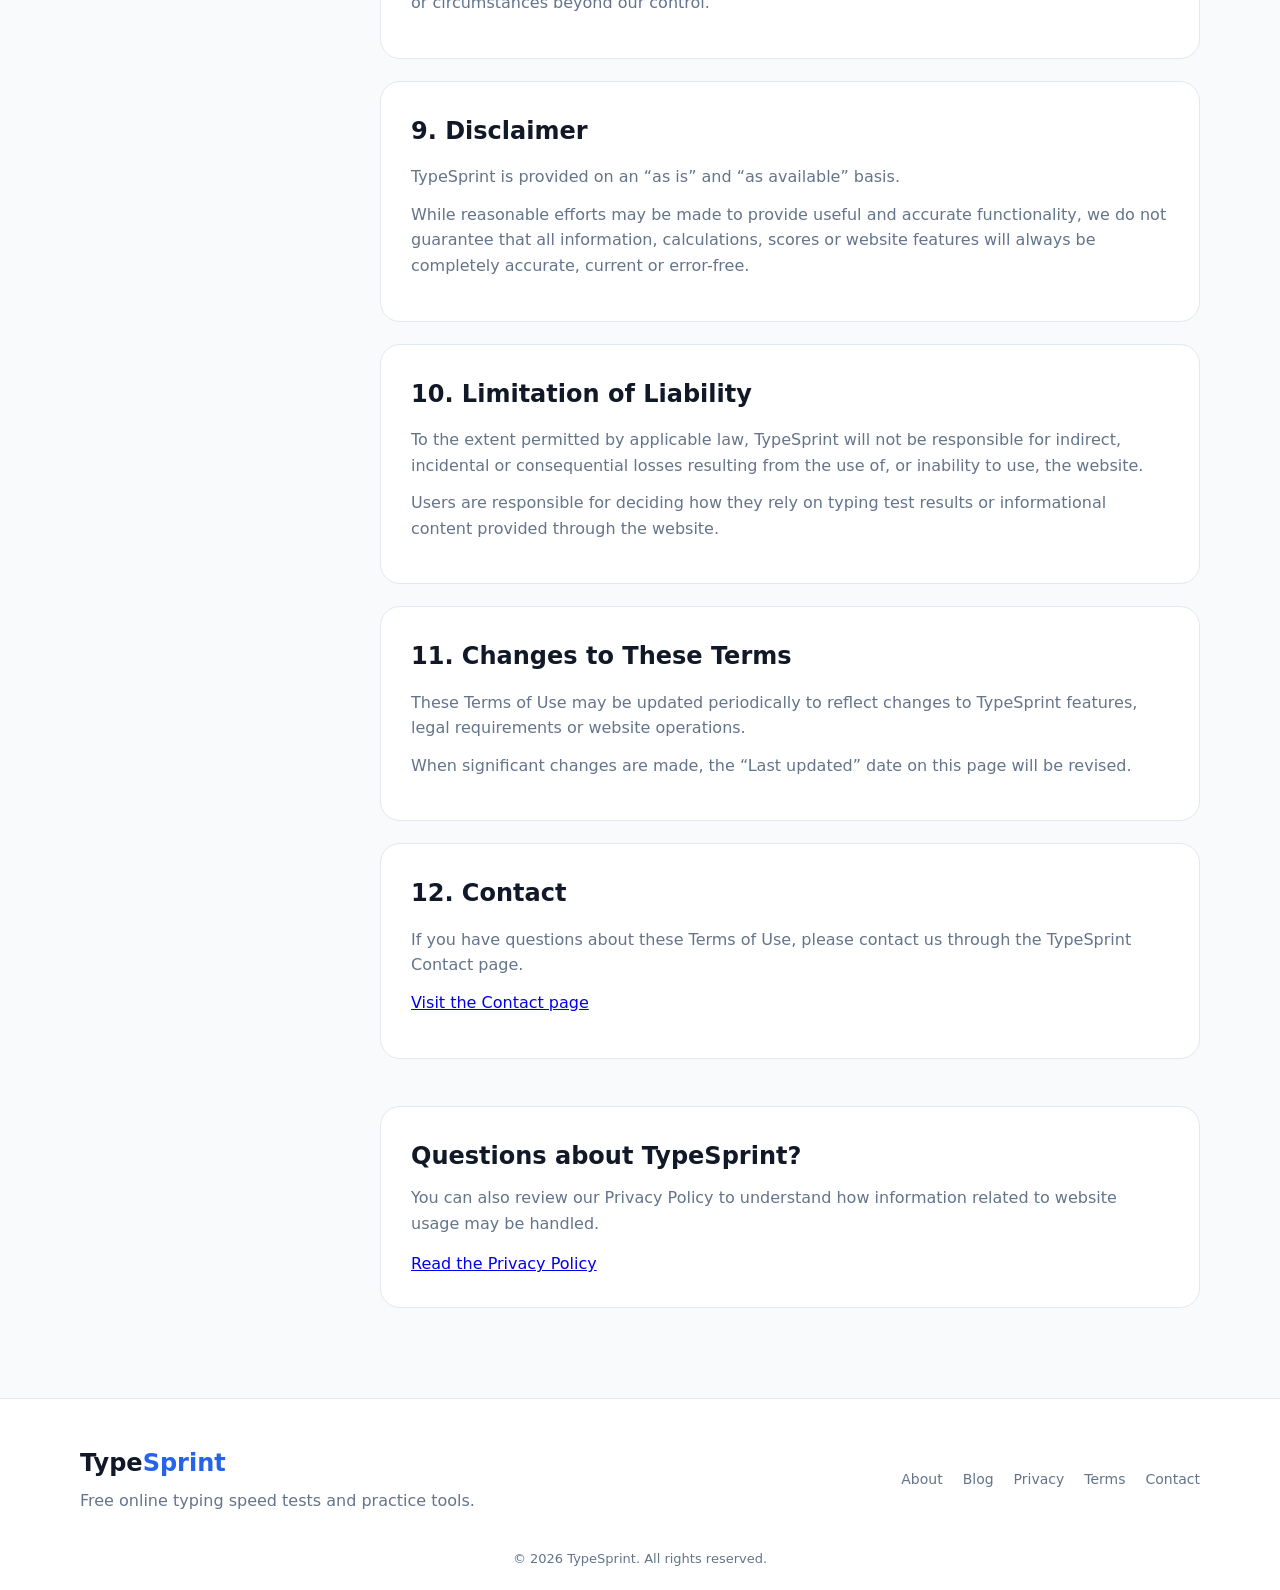
<file: terms.html>
<!DOCTYPE html>
<html lang="en">
<head>
    <meta charset="UTF-8">
    <meta name="viewport" content="width=device-width, initial-scale=1.0">

    <title>Terms of Use - TypeSprint</title>

    <meta
        name="description"
        content="Read the TypeSprint Terms of Use covering website access, typing test results, acceptable use, intellectual property, third-party services and limitations."
    >

    <link rel="stylesheet" href="styles.css">

    <style>
        .terms-hero {
            padding: 80px 0 55px;
            text-align: center;
            background:
                radial-gradient(
                    circle at top,
                    rgba(37, 99, 235, 0.12),
                    transparent 42%
                );
        }

        .terms-hero h1 {
            font-size: clamp(40px, 6vw, 60px);
            line-height: 1.08;
            letter-spacing: -2px;
            margin-bottom: 18px;
        }

        .terms-hero p {
            max-width: 760px;
            margin: 0 auto;
            color: var(--muted);
            font-size: 17px;
        }

        .terms-meta {
            margin-top: 20px;
            color: var(--muted);
            font-size: 14px;
        }

        .terms-layout {
            padding: 70px 0 90px;
        }

        .terms-grid {
            display: grid;
            grid-template-columns: 260px 1fr;
            gap: 40px;
            align-items: start;
        }

        .terms-nav {
            position: sticky;
            top: 95px;
            padding: 22px;
            border-radius: 18px;
            background: var(--surface);
            border: 1px solid var(--border);
        }

        .terms-nav h3 {
            margin-bottom: 14px;
            font-size: 16px;
        }

        .terms-nav a {
            display: block;
            text-decoration: none;
            color: var(--muted);
            padding: 8px 0;
            font-size: 14px;
        }

        .terms-nav a:hover {
            color: var(--primary);
        }

        .terms-content {
            display: grid;
            gap: 22px;
        }

        .terms-card {
            background: var(--surface);
            border: 1px solid var(--border);
            border-radius: 20px;
            padding: 30px;
        }

        .terms-card h2 {
            font-size: 24px;
            margin-bottom: 14px;
        }

        .terms-card p {
            color: var(--muted);
            margin-bottom: 12px;
        }

        .terms-card ul {
            padding-left: 22px;
            color: var(--muted);
        }

        .terms-card li {
            margin-bottom: 8px;
        }

        .notice-box {
            padding: 24px;
            border-radius: 18px;
            border: 1px solid var(--border);
            background:
                linear-gradient(
                    135deg,
                    rgba(37, 99, 235, 0.08),
                    rgba(6, 182, 212, 0.08)
                );
        }

        .notice-box strong {
            display: block;
            margin-bottom: 8px;
        }

        .notice-box p {
            color: var(--muted);
        }

        .contact-terms {
            margin-top: 25px;
            padding: 30px;
            border-radius: 20px;
            background: var(--surface);
            border: 1px solid var(--border);
        }

        .contact-terms h2 {
            margin-bottom: 10px;
        }

        .contact-terms p {
            color: var(--muted);
        }

        @media (max-width: 850px) {
            .terms-grid {
                grid-template-columns: 1fr;
            }

            .terms-nav {
                position: static;
            }
        }
    </style>
</head>

<body>

<header class="site-header">
    <div class="container nav-container">

        <a href="index.html" class="logo">
            Type<span>Sprint</span>
        </a>

        <nav>
            <a href="index.html">Typing Test</a>
            <a href="index.html#practice">Practice</a>
            <a href="index.html#results">Results</a>
            <a href="blog.html">Blog</a>
        </nav>

        <button id="themeToggle" class="theme-button">
            🌙
        </button>

    </div>
</header>


<main>

<section class="terms-hero">

    <div class="container">

        <p class="eyebrow">
            LEGAL
        </p>

        <h1>
            Terms of Use
        </h1>

        <p>
            These Terms of Use explain the rules and conditions for accessing
            and using TypeSprint, including our typing tests, practice tools,
            informational content and related website features.
        </p>

        <div class="terms-meta">
            Last updated: September 12, 2026
        </div>

    </div>

</section>


<section class="terms-layout">

    <div class="container terms-grid">

        <aside class="terms-nav">

            <h3>
                On this page
            </h3>

            <a href="#acceptance">1. Acceptance of Terms</a>
            <a href="#service">2. Use of the Service</a>
            <a href="#results">3. Typing Test Results</a>
            <a href="#acceptable-use">4. Acceptable Use</a>
            <a href="#content">5. Website Content</a>
            <a href="#intellectual-property">6. Intellectual Property</a>
            <a href="#third-party">7. Third-Party Services</a>
            <a href="#availability">8. Availability</a>
            <a href="#disclaimer">9. Disclaimer</a>
            <a href="#liability">10. Limitation of Liability</a>
            <a href="#changes">11. Changes to Terms</a>
            <a href="#contact">12. Contact</a>

        </aside>


        <div class="terms-content">

            <div class="notice-box">

                <strong>
                    Please read these terms carefully.
                </strong>

                <p>
                    By accessing or using TypeSprint, you agree to these Terms
                    of Use. If you do not agree with these terms, you should
                    stop using the website.
                </p>

            </div>


            <section class="terms-card" id="acceptance">

                <h2>
                    1. Acceptance of Terms
                </h2>

                <p>
                    By accessing TypeSprint, using a typing test, viewing
                    website content or using any related feature, you agree to
                    comply with these Terms of Use.
                </p>

                <p>
                    These terms apply to all visitors and users of the website.
                </p>

            </section>


            <section class="terms-card" id="service">

                <h2>
                    2. Use of the Service
                </h2>

                <p>
                    TypeSprint provides free online typing tests and practice
                    tools intended to help users measure and improve typing
                    speed and accuracy.
                </p>

                <p>
                    Features may include:
                </p>

                <ul>
                    <li>Timed typing tests</li>
                    <li>Words-per-minute measurements</li>
                    <li>Typing accuracy measurements</li>
                    <li>Error tracking</li>
                    <li>Number typing practice</li>
                    <li>Punctuation typing practice</li>
                    <li>Programming typing practice</li>
                    <li>Personal-best tracking stored locally in the browser</li>
                </ul>

            </section>


            <section class="terms-card" id="results">

                <h2>
                    3. Typing Test Results
                </h2>

                <p>
                    Typing results such as WPM, accuracy, errors and personal
                    best scores are provided for general informational and
                    practice purposes.
                </p>

                <p>
                    Results may vary depending on factors such as device,
                    keyboard, browser, typing method, test duration and text
                    difficulty.
                </p>

                <p>
                    TypeSprint does not guarantee that scores obtained on this
                    website will be accepted as official typing certification,
                    employment testing or academic assessment results.
                </p>

            </section>


            <section class="terms-card" id="acceptable-use">

                <h2>
                    4. Acceptable Use
                </h2>

                <p>
                    You agree to use TypeSprint lawfully and in a way that does
                    not harm the website, its users or its technical
                    infrastructure.
                </p>

                <p>
                    You may not:
                </p>

                <ul>
                    <li>Attempt to disrupt, disable or overload the website</li>
                    <li>Use automated systems to abuse website resources</li>
                    <li>Attempt unauthorized access to website systems</li>
                    <li>Use the website for unlawful activities</li>
                    <li>Copy or republish protected TypeSprint content without permission</li>
                </ul>

            </section>


            <section class="terms-card" id="content">

                <h2>
                    5. Website Content
                </h2>

                <p>
                    TypeSprint may publish educational material, typing tips,
                    guides, blog posts, FAQs and other informational content.
                </p>

                <p>
                    This content is provided for general informational purposes
                    and may be updated, corrected, expanded or removed at any
                    time.
                </p>

            </section>


            <section class="terms-card" id="intellectual-property">

                <h2>
                    6. Intellectual Property
                </h2>

                <p>
                    Unless otherwise stated, the TypeSprint name, branding,
                    website design, original text, code, graphics and other
                    original website materials are owned by TypeSprint or used
                    with appropriate permission.
                </p>

                <p>
                    You may use the website for personal purposes, but you may
                    not reproduce, sell, redistribute or commercially exploit
                    protected TypeSprint materials without authorization.
                </p>

            </section>


            <section class="terms-card" id="third-party">

                <h2>
                    7. Third-Party Services and Advertising
                </h2>

                <p>
                    TypeSprint may use third-party services such as analytics,
                    hosting platforms, advertising networks or other technical
                    providers.
                </p>

                <p>
                    These third-party services may operate under their own
                    terms and privacy policies.
                </p>

                <p>
                    TypeSprint may display advertisements, sponsored content or
                    external links in the future. The presence of an external
                    link does not necessarily mean TypeSprint endorses the
                    linked website or service.
                </p>

            </section>


            <section class="terms-card" id="availability">

                <h2>
                    8. Website Availability
                </h2>

                <p>
                    We aim to keep TypeSprint available and functional, but we
                    do not guarantee uninterrupted or error-free access.
                </p>

                <p>
                    The website may occasionally be unavailable due to
                    maintenance, technical issues, updates or circumstances
                    beyond our control.
                </p>

            </section>


            <section class="terms-card" id="disclaimer">

                <h2>
                    9. Disclaimer
                </h2>

                <p>
                    TypeSprint is provided on an “as is” and “as available”
                    basis.
                </p>

                <p>
                    While reasonable efforts may be made to provide useful and
                    accurate functionality, we do not guarantee that all
                    information, calculations, scores or website features will
                    always be completely accurate, current or error-free.
                </p>

            </section>


            <section class="terms-card" id="liability">

                <h2>
                    10. Limitation of Liability
                </h2>

                <p>
                    To the extent permitted by applicable law, TypeSprint will
                    not be responsible for indirect, incidental or
                    consequential losses resulting from the use of, or
                    inability to use, the website.
                </p>

                <p>
                    Users are responsible for deciding how they rely on typing
                    test results or informational content provided through the
                    website.
                </p>

            </section>


            <section class="terms-card" id="changes">

                <h2>
                    11. Changes to These Terms
                </h2>

                <p>
                    These Terms of Use may be updated periodically to reflect
                    changes to TypeSprint features, legal requirements or
                    website operations.
                </p>

                <p>
                    When significant changes are made, the “Last updated” date
                    on this page will be revised.
                </p>

            </section>


            <section class="terms-card" id="contact">

                <h2>
                    12. Contact
                </h2>

                <p>
                    If you have questions about these Terms of Use, please
                    contact us through the TypeSprint Contact page.
                </p>

                <p>
                    <a href="contact.html">
                        Visit the Contact page
                    </a>
                </p>

            </section>


            <div class="contact-terms">

                <h2>
                    Questions about TypeSprint?
                </h2>

                <p>
                    You can also review our Privacy Policy to understand how
                    information related to website usage may be handled.
                </p>

                <p style="margin-top: 15px;">
                    <a href="privacy.html">
                        Read the Privacy Policy
                    </a>
                </p>

            </div>

        </div>

    </div>

</section>

</main>


<footer>

    <div class="container footer-container">

        <div>

            <a href="index.html" class="logo">
                Type<span>Sprint</span>
            </a>

            <p>
                Free online typing speed tests and practice tools.
            </p>

        </div>


        <div class="footer-links">

            <a href="about.html">About</a>
            <a href="blog.html">Blog</a>
            <a href="privacy.html">Privacy</a>
            <a href="terms.html">Terms</a>
            <a href="contact.html">Contact</a>

        </div>

    </div>

    <p class="copyright">
        © 2026 TypeSprint. All rights reserved.
    </p>

</footer>


<script>
    const themeToggle =
        document.getElementById("themeToggle");

    themeToggle.addEventListener(
        "click",
        () => {

            document.body.classList.toggle("dark");

            const dark =
                document.body.classList.contains("dark");

            themeToggle.textContent =
                dark ? "☀️" : "🌙";

            localStorage.setItem(
                "typesprintTheme",
                dark ? "dark" : "light"
            );

        }
    );

    if (
        localStorage.getItem("typesprintTheme")
        === "dark"
    ) {

        document.body.classList.add("dark");

        themeToggle.textContent = "☀️";

    }
</script>

</body>
</html>
</file>
<file: styles.css>
* {
    box-sizing: border-box;
    margin: 0;
    padding: 0;
}

:root {
    --bg: #f8fafc;
    --surface: #ffffff;
    --text: #111827;
    --muted: #64748b;
    --border: #e2e8f0;

    --primary: #2563eb;
    --primary-dark: #1d4ed8;

    --accent: #06b6d4;

    --shadow:
        0 15px 45px rgba(15, 23, 42, 0.08);
}

body.dark {
    --bg: #0f172a;
    --surface: #172033;
    --text: #f8fafc;
    --muted: #94a3b8;
    --border: #334155;

    --shadow:
        0 15px 45px rgba(0, 0, 0, 0.25);
}

body {
    font-family:
        Inter,
        system-ui,
        -apple-system,
        BlinkMacSystemFont,
        "Segoe UI",
        sans-serif;

    background: var(--bg);
    color: var(--text);

    line-height: 1.6;

    transition:
        background 0.25s ease,
        color 0.25s ease;
}

.container {
    width: min(1120px, 92%);
    margin: auto;
}


/* HEADER */

.site-header {
    background: var(--surface);

    position: sticky;
    top: 0;

    z-index: 1000;

    border-bottom: 1px solid var(--border);
}

.nav-container {
    height: 70px;

    display: flex;
    align-items: center;
    justify-content: space-between;
}

.logo {
    font-size: 24px;
    font-weight: 800;

    text-decoration: none;
    color: var(--text);
}

.logo span {
    color: var(--primary);
}

nav {
    display: flex;
    gap: 28px;
}

nav a {
    text-decoration: none;
    color: var(--muted);

    font-weight: 600;
    font-size: 14px;
}

nav a:hover {
    color: var(--primary);
}

.theme-button {
    border: 1px solid var(--border);

    background: var(--surface);

    width: 42px;
    height: 42px;

    border-radius: 12px;

    cursor: pointer;

    font-size: 18px;
}


/* HERO */

.hero {
    padding:
        75px 0
        55px;

    text-align: center;

    background:
        radial-gradient(
            circle at top,
            rgba(37, 99, 235, 0.10),
            transparent 42%
        );
}

.eyebrow {
    color: var(--primary);

    font-size: 13px;
    font-weight: 800;

    letter-spacing: 1.5px;

    text-transform: uppercase;

    margin-bottom: 10px;
}

.hero h1 {
    font-size:
        clamp(
            38px,
            7vw,
            64px
        );

    line-height: 1.05;

    letter-spacing: -2px;
}

.hero-subtitle {
    max-width: 650px;

    margin:
        18px auto
        35px;

    color: var(--muted);

    font-size: 18px;
}


/* TEST CARD */

.test-card {
    width: min(780px, 100%);

    margin: auto;

    padding: 28px;

    background: var(--surface);

    border: 1px solid var(--border);

    border-radius: 24px;

    box-shadow: var(--shadow);
}

.selection-group {
    margin-bottom: 25px;
}

.selection-title {
    font-size: 13px;
    font-weight: 800;

    margin-bottom: 12px;

    text-transform: uppercase;

    color: var(--muted);
}

.option-buttons {
    display: flex;
    justify-content: center;

    flex-wrap: wrap;

    gap: 10px;
}

.option-buttons button {
    padding: 11px 17px;

    border: 1px solid var(--border);

    background: var(--surface);

    color: var(--text);

    border-radius: 10px;

    cursor: pointer;

    font-weight: 700;
}

.option-buttons button:hover {
    border-color: var(--primary);

    color: var(--primary);
}

.option-buttons button.active {
    background: var(--primary);

    border-color: var(--primary);

    color: white;
}


/* BUTTONS */

.primary-button,
.secondary-button {
    border: 0;

    border-radius: 12px;

    padding: 14px 26px;

    font-size: 15px;
    font-weight: 800;

    cursor: pointer;
}

.primary-button {
    color: white;

    background:
        linear-gradient(
            135deg,
            var(--primary),
            var(--accent)
        );

    min-width: 190px;
}

.primary-button:hover {
    opacity: 0.92;
}

.secondary-button {
    background: var(--surface);

    color: var(--text);

    border: 1px solid var(--border);
}


/* TYPING TEST */

.typing-section {
    padding:
        40px 0
        70px;
}

.typing-card {
    background: var(--surface);

    border:
        1px solid
        var(--border);

    border-radius: 22px;

    padding: 30px;

    box-shadow: var(--shadow);
}

.typing-stats {
    display: grid;

    grid-template-columns:
        repeat(3, 1fr);

    margin-bottom: 24px;

    border-bottom:
        1px solid
        var(--border);

    padding-bottom: 20px;
}

.typing-stats div {
    text-align: center;
}

.typing-stats span {
    display: block;

    font-size: 27px;
    font-weight: 800;

    color: var(--primary);
}

.typing-stats small {
    color: var(--muted);
}

.text-display {
    font-family:
        "Courier New",
        monospace;

    font-size: 20px;

    line-height: 1.9;

    min-height: 140px;

    padding: 22px;

    border-radius: 14px;

    background: var(--bg);

    border:
        1px solid
        var(--border);

    margin-bottom: 16px;
}

#typingInput {
    width: 100%;

    min-height: 130px;

    padding: 18px;

    font-size: 18px;

    color: var(--text);

    background: var(--surface);

    border:
        2px solid
        var(--border);

    border-radius: 14px;

    resize: vertical;

    outline: none;

    margin-bottom: 16px;
}

#typingInput:focus {
    border-color: var(--primary);
}


/* SECTIONS */

.section-heading {
    text-align: center;

    margin-bottom: 35px;
}

.section-heading h2 {
    font-size:
        clamp(
            28px,
            4vw,
            40px
        );

    margin-bottom: 10px;
}

.section-heading p:not(.eyebrow) {
    color: var(--muted);
}


/* QUICK TESTS */

.quick-tests,
.practice-section,
.seo-section,
.faq-section {
    padding: 75px 0;
}

.quick-grid {
    display: grid;

    grid-template-columns:
        repeat(4, 1fr);

    gap: 16px;
}

.quick-card {
    background: var(--surface);

    border:
        1px solid
        var(--border);

    border-radius: 16px;

    padding: 25px 15px;

    cursor: pointer;

    color: var(--text);

    transition:
        transform 0.2s ease,
        border 0.2s ease;
}

.quick-card:hover {
    transform:
        translateY(-4px);

    border-color:
        var(--primary);
}

.quick-card strong {
    display: block;

    font-size: 18px;

    color: var(--primary);
}

.quick-card span {
    font-size: 13px;

    color: var(--muted);
}


/* RESULTS */

.results-section {
    padding:
        60px 0;

    text-align: center;
}

.result-grid {
    display: grid;

    grid-template-columns:
        repeat(4, 1fr);

    gap: 16px;

    margin-bottom: 30px;
}

.result-card {
    background: var(--surface);

    border:
        1px solid
        var(--border);

    padding: 30px;

    border-radius: 18px;
}

.result-card strong {
    display: block;

    font-size: 35px;

    color: var(--primary);
}

.result-card span {
    color: var(--muted);
}


/* PRACTICE */

.practice-grid {
    display: grid;

    grid-template-columns:
        repeat(3, 1fr);

    gap: 20px;
}

.practice-card {
    text-decoration: none;

    color: var(--text);

    background: var(--surface);

    border:
        1px solid
        var(--border);

    border-radius: 18px;

    padding: 30px;

    transition:
        transform 0.2s ease,
        border 0.2s ease;
}

.practice-card:hover {
    transform:
        translateY(-5px);

    border-color:
        var(--primary);
}

.practice-icon {
    width: 54px;
    height: 54px;

    display: flex;

    align-items: center;
    justify-content: center;

    border-radius: 14px;

    background:
        rgba(
            37,
            99,
            235,
            0.1
        );

    color: var(--primary);

    font-weight: 800;

    margin-bottom: 20px;
}

.practice-card h3 {
    margin-bottom: 8px;
}

.practice-card p {
    color: var(--muted);
}


/* DAILY */

.daily-section {
    padding:
        40px 0
        70px;
}

.daily-card {
    padding: 40px;

    border-radius: 22px;

    background:
        linear-gradient(
            135deg,
            rgba(
                37,
                99,
                235,
                0.12
            ),
            rgba(
                6,
                182,
                212,
                0.12
            )
        );

    border:
        1px solid
        var(--border);

    display: flex;

    justify-content: space-between;
    align-items: center;

    gap: 30px;
}

.daily-card h2 {
    margin-bottom: 8px;
}

.daily-card p:not(.eyebrow) {
    color: var(--muted);
}


/* SEO */

.seo-section {
    background: var(--surface);
}

.content-columns {
    display: grid;

    grid-template-columns:
        repeat(3, 1fr);

    gap: 30px;
}

.content-columns h3 {
    margin-bottom: 10px;
}

.content-columns p {
    color: var(--muted);
}


/* FAQ */

.faq-grid {
    display: grid;

    grid-template-columns:
        repeat(2, 1fr);

    gap: 18px;
}

.faq-grid article {
    background: var(--surface);

    padding: 25px;

    border:
        1px solid
        var(--border);

    border-radius: 16px;
}

.faq-grid h3 {
    margin-bottom: 10px;
}

.faq-grid p {
    color: var(--muted);
}


/* FOOTER */

footer {
    border-top:
        1px solid
        var(--border);

    padding:
        45px 0
        20px;

    background: var(--surface);
}

.footer-container {
    display: flex;

    justify-content: space-between;
    align-items: center;

    gap: 30px;
}

.footer-container p {
    color: var(--muted);

    margin-top: 6px;
}

.footer-links {
    display: flex;

    gap: 20px;

    flex-wrap: wrap;
}

.footer-links a {
    text-decoration: none;

    color: var(--muted);

    font-size: 14px;
}

.footer-links a:hover {
    color: var(--primary);
}

.copyright {
    text-align: center;

    color: var(--muted);

    font-size: 13px;

    margin-top: 35px;
}


/* HELPERS */

.hidden {
    display: none;
}


/* MOBILE */

@media (max-width: 800px) {

    nav {
        display: none;
    }

    .hero {
        padding:
            55px 0
            40px;
    }

    .hero h1 {
        letter-spacing:
            -1px;
    }

    .test-card {
        padding: 22px;
    }

    .quick-grid,
    .result-grid {
        grid-template-columns:
            repeat(2, 1fr);
    }

    .practice-grid,
    .content-columns,
    .faq-grid {
        grid-template-columns:
            1fr;
    }

    .daily-card {
        flex-direction: column;

        align-items: flex-start;
    }

    .footer-container {
        flex-direction: column;

        align-items: flex-start;
    }

}


@media (max-width: 480px) {

    .quick-grid,
    .result-grid {
        grid-template-columns:
            1fr;
    }

    .typing-card {
        padding: 18px;
    }

    .text-display {
        font-size: 17px;
    }

}
</file>
